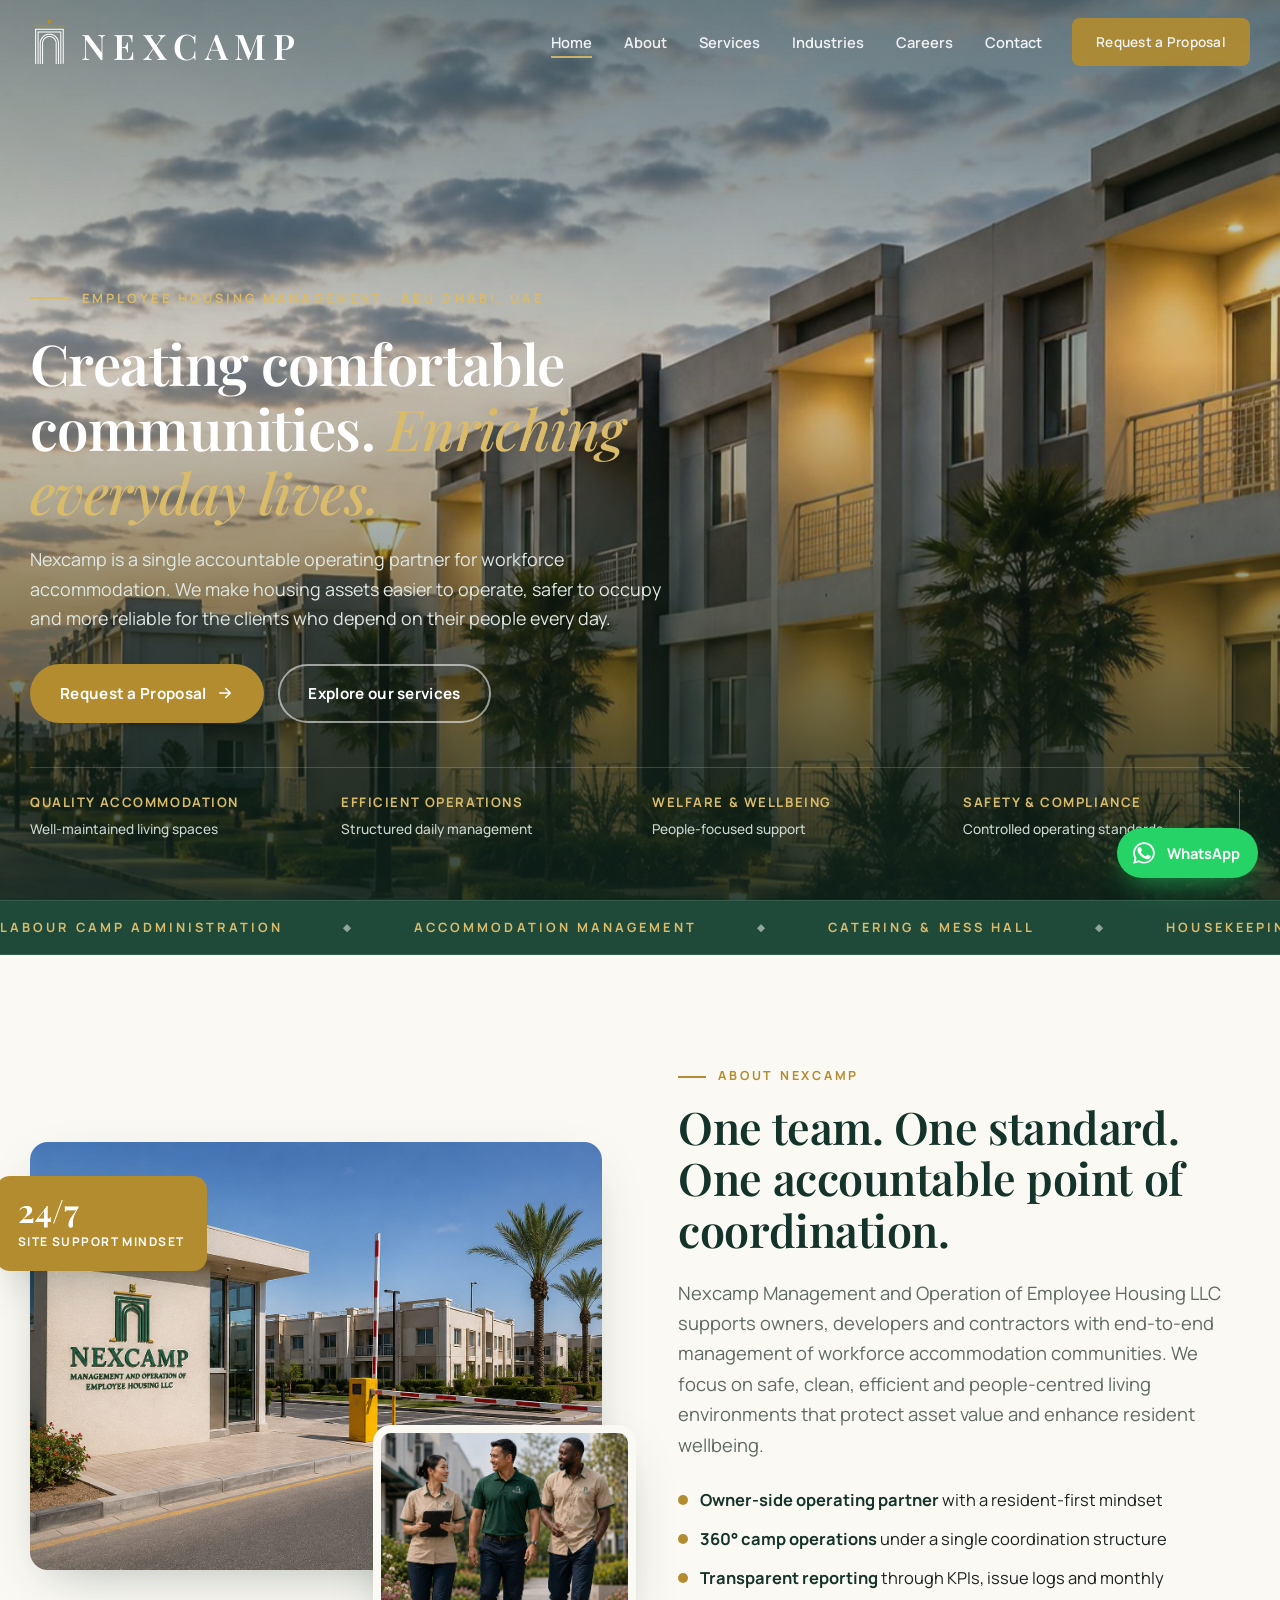
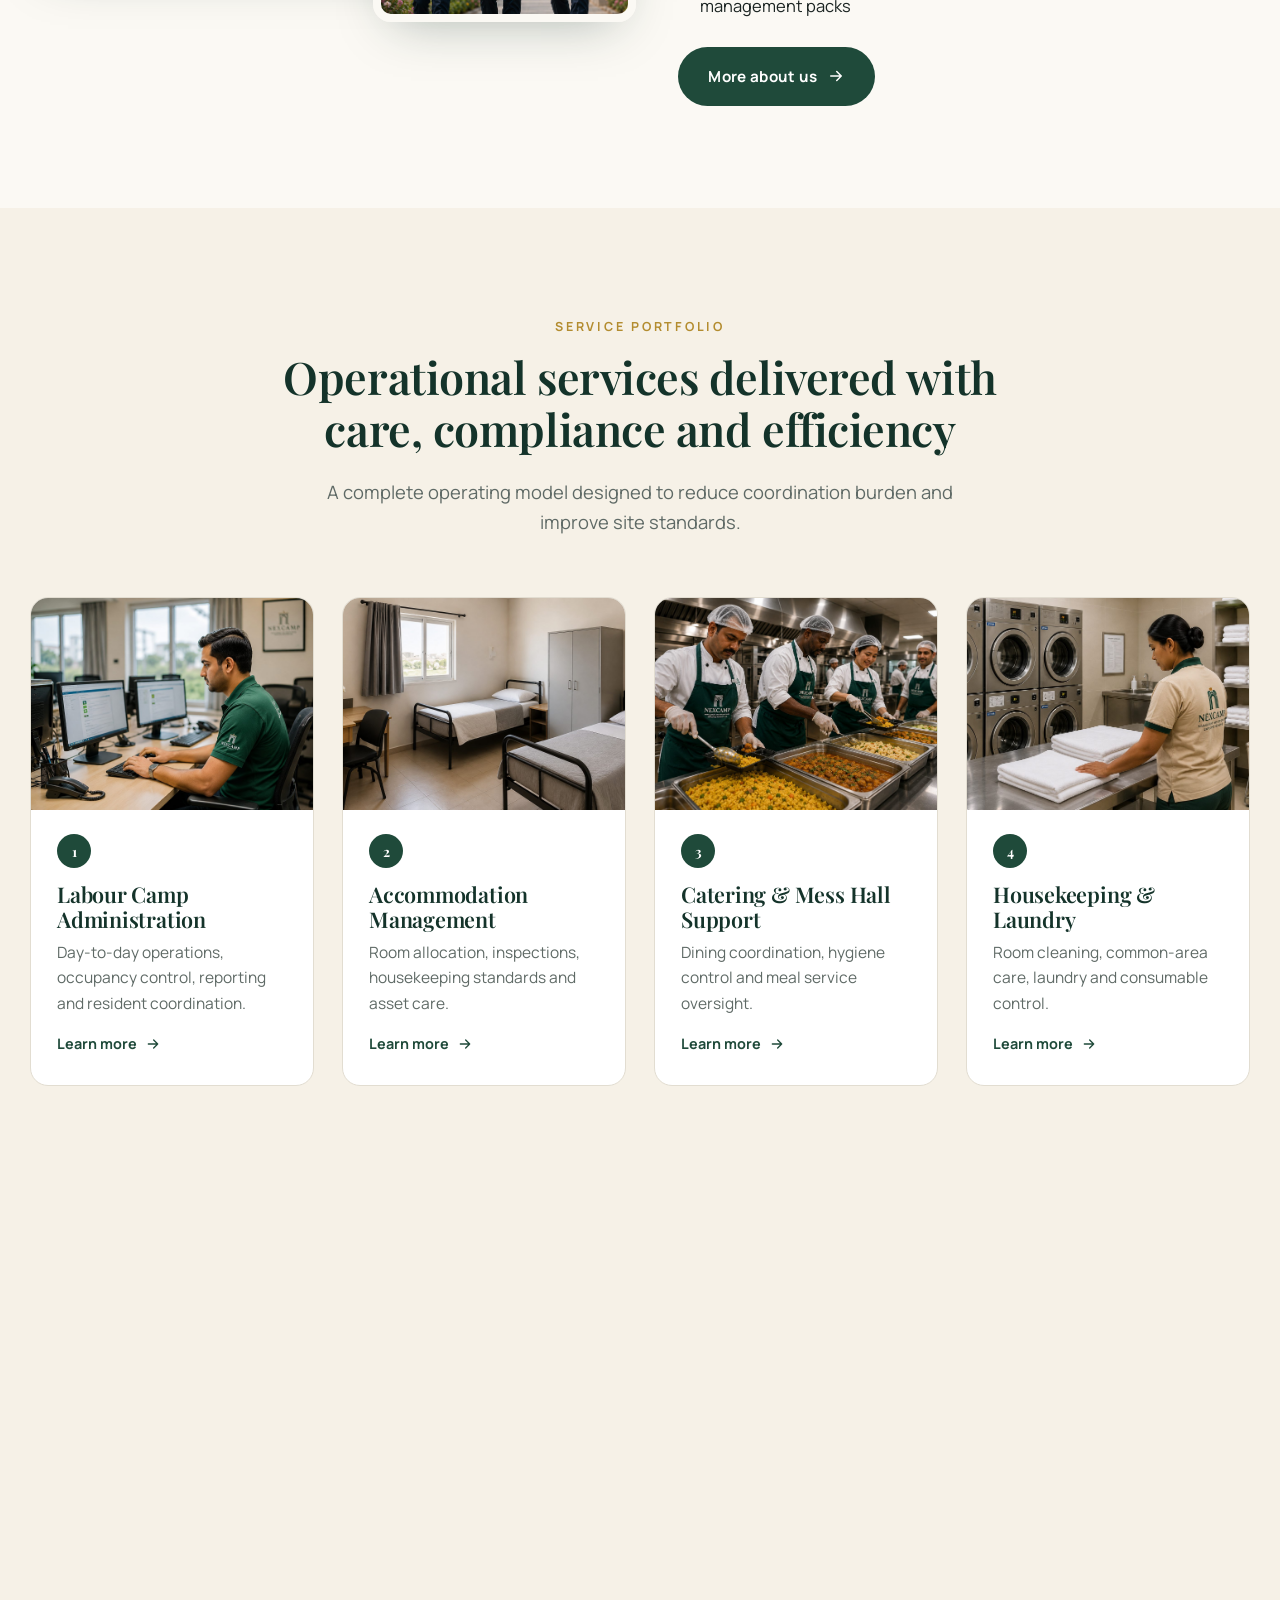
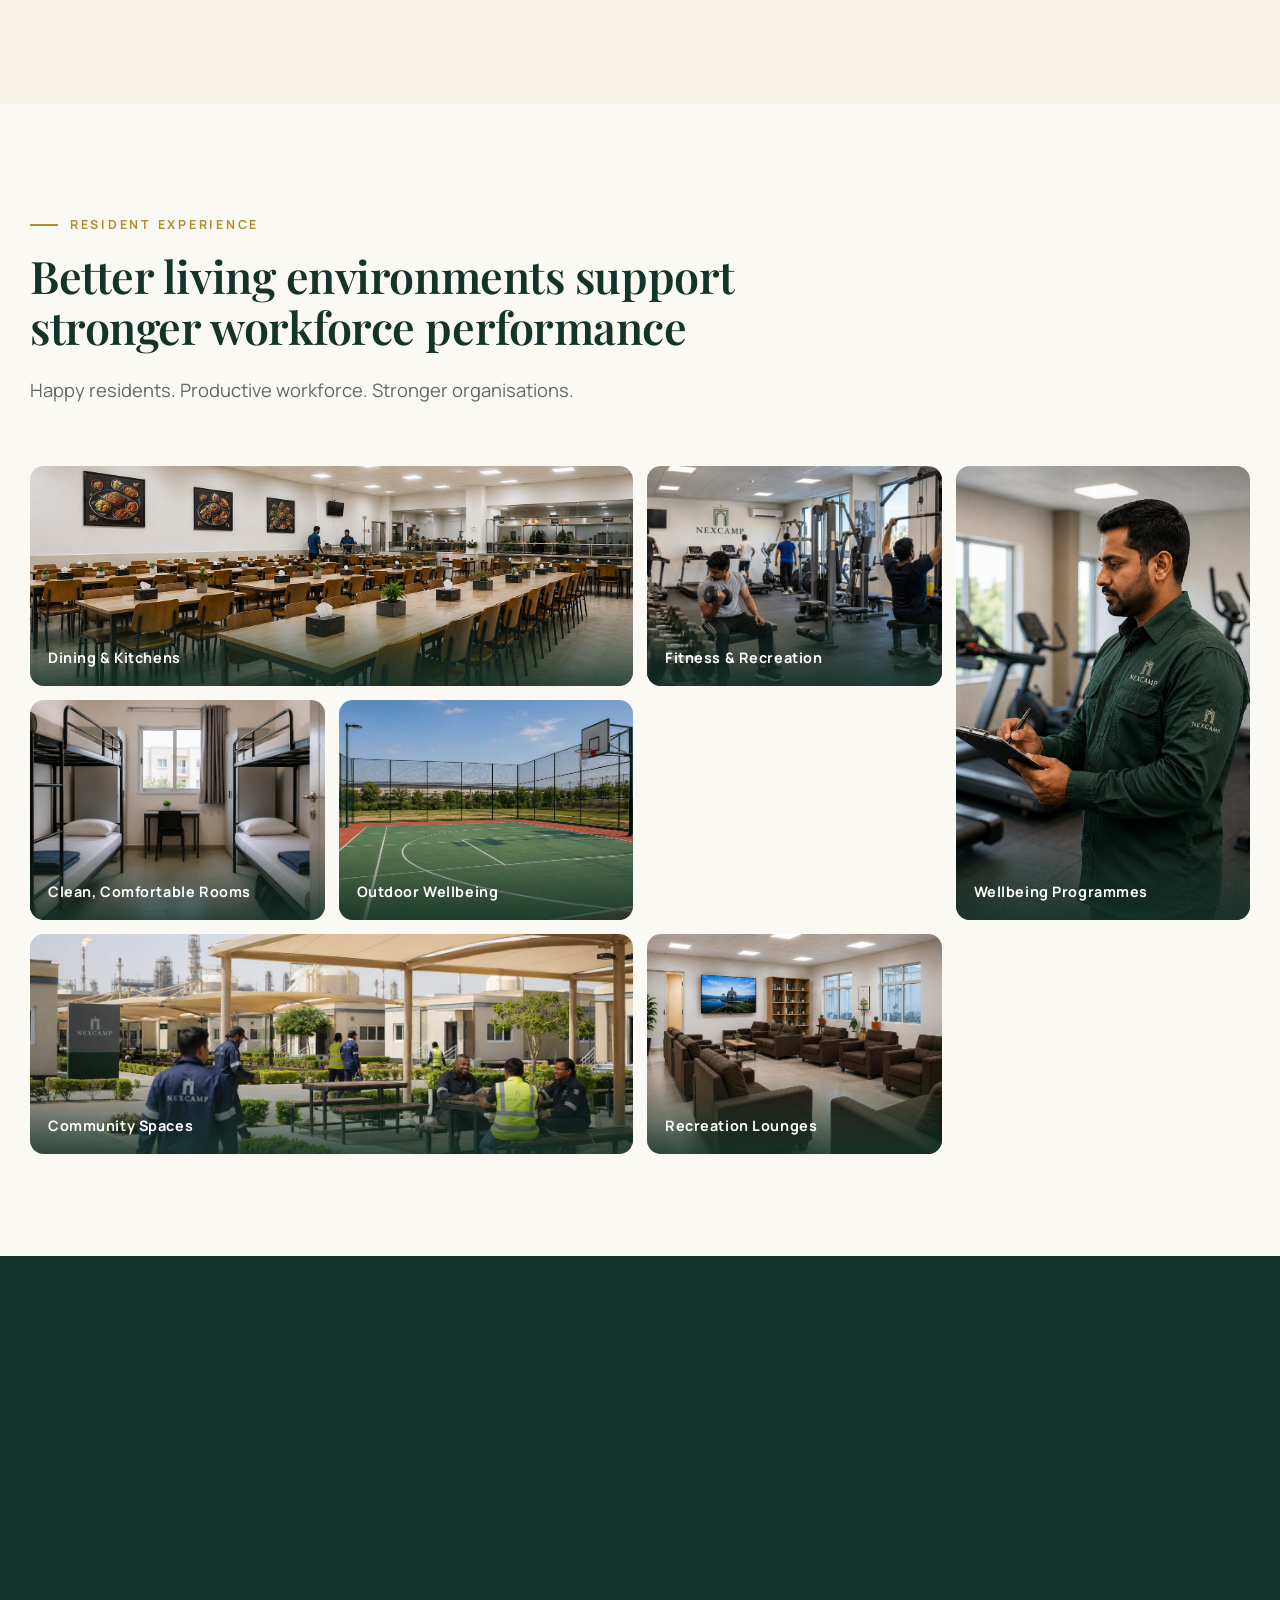
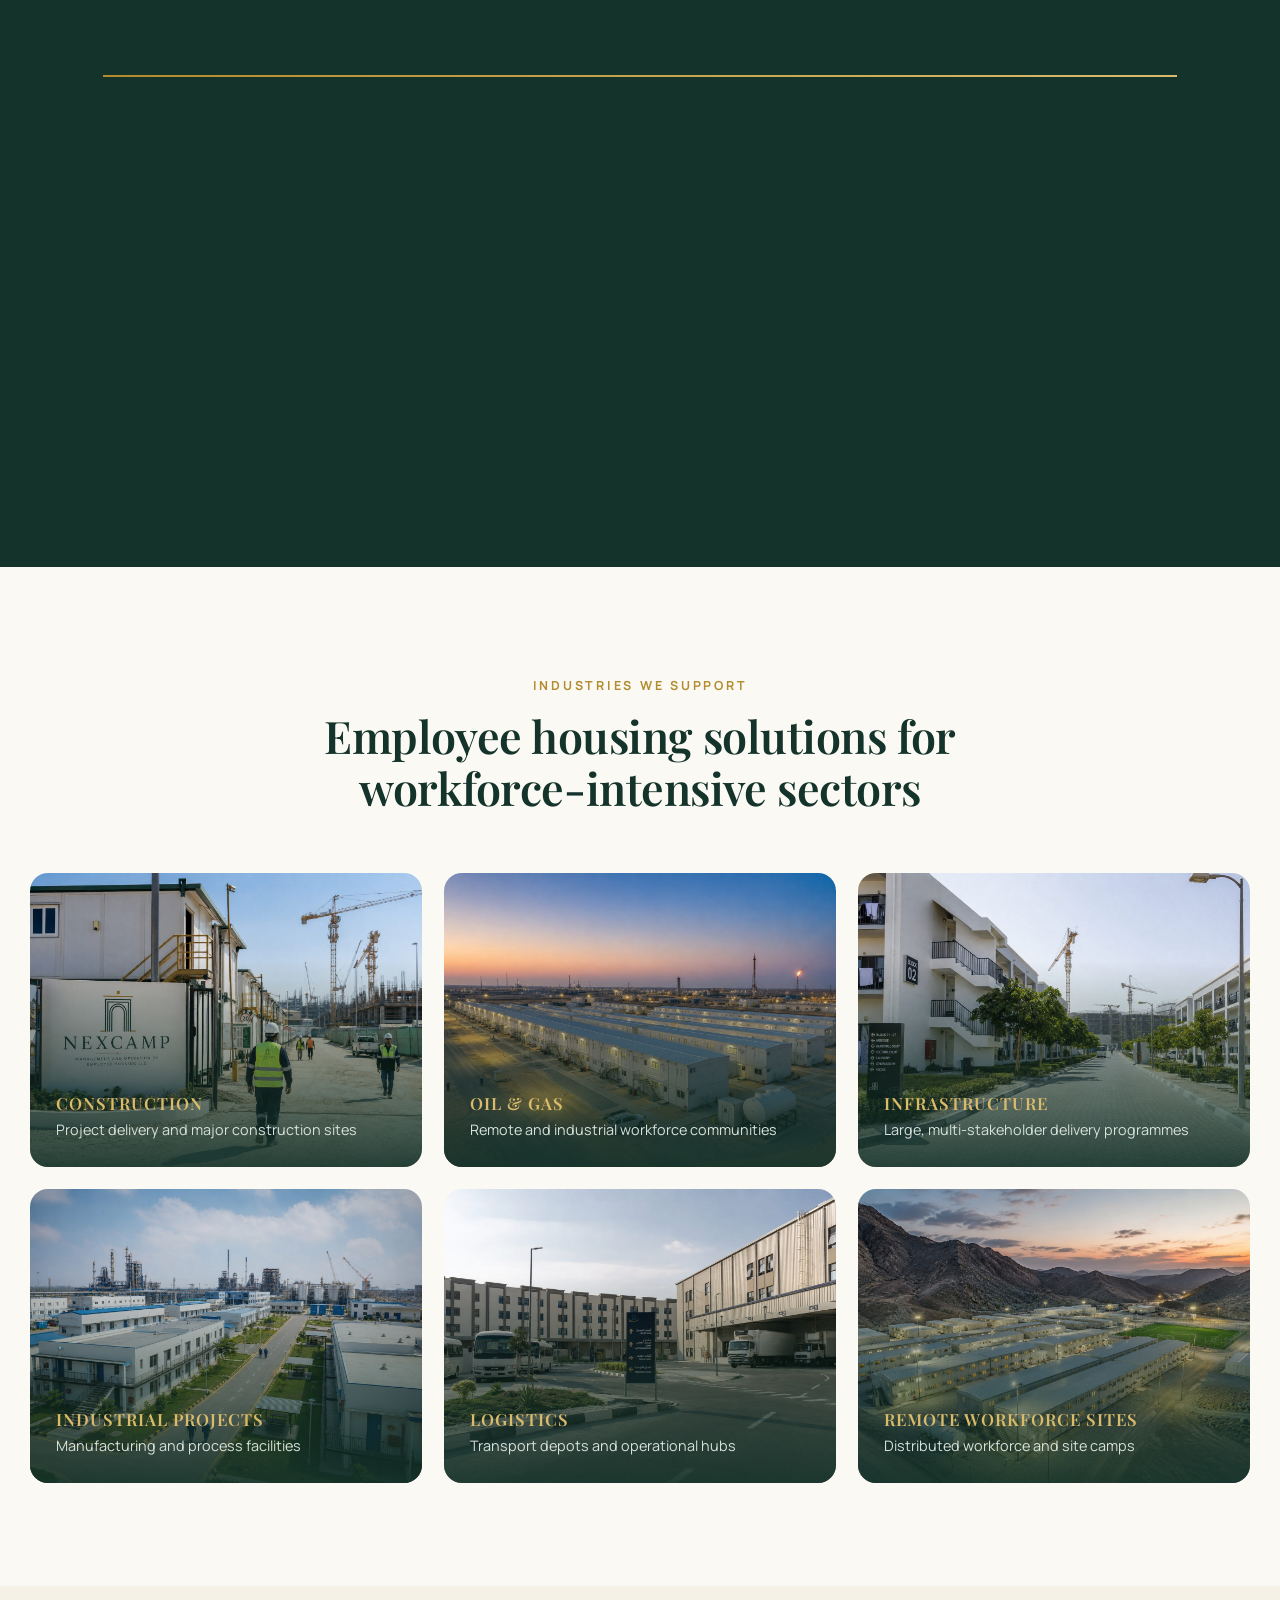
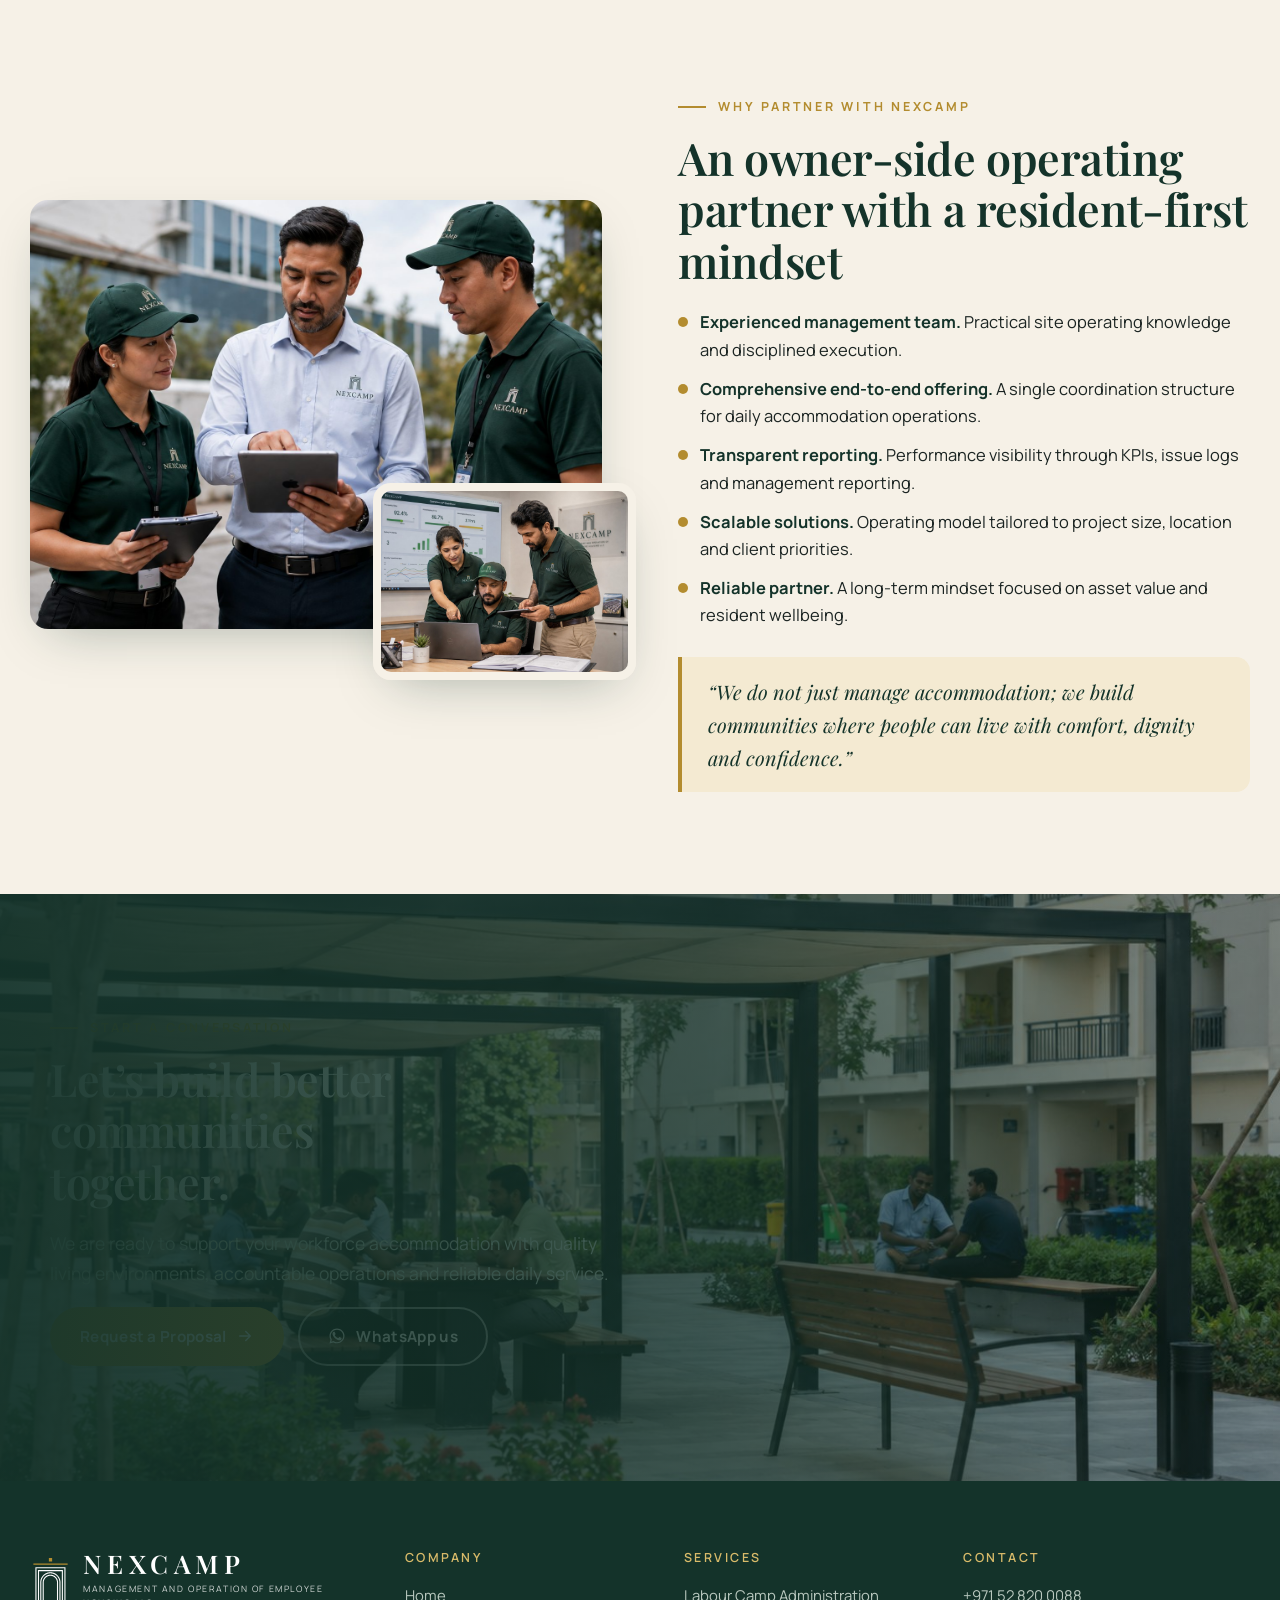
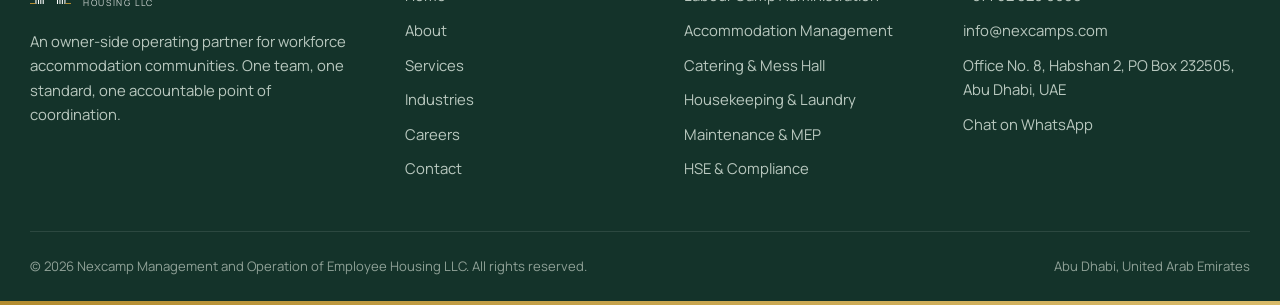
<file: index.html>
<!DOCTYPE html>
<html lang="en">
<head>
<meta charset="utf-8">
<meta name="viewport" content="width=device-width, initial-scale=1">
<title>Nexcamp | Employee Housing Management & Camp Operations, Abu Dhabi UAE</title>
<meta name="description" content="Nexcamp delivers professional management and operation of employee housing communities across the UAE: camp administration, accommodation, catering, housekeeping, maintenance, HSE, security and waste management.">
<link rel="canonical" href="https://www.nexcamps.com/">
<meta property="og:type" content="website">
<meta property="og:site_name" content="Nexcamp">
<meta property="og:title" content="Nexcamp | Employee Housing Management & Camp Operations, Abu Dhabi UAE">
<meta property="og:description" content="Nexcamp delivers professional management and operation of employee housing communities across the UAE: camp administration, accommodation, catering, housekeeping, maintenance, HSE, security and waste management.">
<meta property="og:url" content="https://www.nexcamps.com/">
<meta property="og:image" content="https://www.nexcamps.com/img/camp-1.jpg">
<meta name="twitter:card" content="summary_large_image">
<meta name="theme-color" content="#1f4a3a">
<link rel="icon" type="image/png" sizes="32x32" href="img/brand/icon-32.png">
<link rel="apple-touch-icon" href="img/brand/icon-180.png">
<link rel="preconnect" href="https://fonts.googleapis.com">
<link rel="preconnect" href="https://fonts.gstatic.com" crossorigin>
<link href="https://fonts.googleapis.com/css2?family=Manrope:wght@400;500;600;700;800&family=Playfair+Display:ital,wght@0,500;0,600;0,700;1,500&display=swap" rel="stylesheet">
<link rel="stylesheet" href="css/style.css">
<script type="application/ld+json">
{"@context":"https://schema.org","@type":"Organization","name":"Nexcamp Management and Operation of Employee Housing LLC","alternateName":"Nexcamp","url":"https://www.nexcamps.com","logo":"https://www.nexcamps.com/img/brand/logo-full.png","email":"info@nexcamps.com","telephone":"+971528200088","address":{"@type":"PostalAddress","streetAddress":"Office No. 8, Habshan 2","postOfficeBoxNumber":"232505","addressLocality":"Abu Dhabi","addressCountry":"AE"},"areaServed":"United Arab Emirates","description":"Professional employee-housing management and integrated support services for workforce accommodation communities in the UAE."}
</script>
</head>
<body>

<header class="header">
  <div class="container">
    <a class="brand" href="index.html" aria-label="Nexcamp home">
      <img class="arch-light" src="img/brand/arch-white.svg" alt="" width="38" height="42">
      <img class="arch-dark" src="img/brand/arch.svg" alt="" width="38" height="42">
      <span class="wordmark">NEXCAMP</span>
    </a>
    <nav class="nav" aria-label="Main"><a href="index.html">Home</a><a href="about.html">About</a><a href="services.html">Services</a><a href="industries.html">Industries</a><a href="careers.html">Careers</a><a href="contact.html">Contact</a><a class="btn btn-gold" href="contact.html#enquiry">Request a Proposal</a></nav>
    <button class="burger" aria-label="Open menu" aria-expanded="false"><span></span><span></span><span></span></button>
  </div>
</header>
<div class="mobile-nav" aria-label="Mobile menu">
  <a href="index.html">Home</a><a href="about.html">About</a><a href="services.html">Services</a><a href="industries.html">Industries</a><a href="careers.html">Careers</a><a href="contact.html">Contact</a>
  <a class="btn btn-gold" href="contact.html#enquiry">Request a Proposal</a>
  <div class="contact-mini">+971 52 820 0088<br>info@nexcamps.com</div>
</div>

<section class="hero">
  <div class="media"><img src="img/camp-1.jpg" alt="Nexcamp-managed employee housing community at dusk" fetchpriority="high"></div>
  <div class="container content">
    <div class="kicker">Employee Housing Management · Abu Dhabi, UAE</div>
    <h1>Creating comfortable communities. <em>Enriching everyday lives.</em></h1>
    <p>Nexcamp is a single accountable operating partner for workforce accommodation. We make housing assets easier to operate, safer to occupy and more reliable for the clients who depend on their people every day.</p>
    <div class="btn-row">
      <a class="btn btn-gold" href="contact.html#enquiry">Request a Proposal <svg viewBox="0 0 24 24" fill="none" stroke="currentColor" stroke-width="2" stroke-linecap="round" stroke-linejoin="round"><path d="M5 12h14M13 6l6 6-6 6"/></svg></a>
      <a class="btn btn-outline" href="services.html">Explore our services</a>
    </div>
    <div class="hero-pillars">
      <div>Quality Accommodation<small>Well-maintained living spaces</small></div>
      <div>Efficient Operations<small>Structured daily management</small></div>
      <div>Welfare &amp; Wellbeing<small>People-focused support</small></div>
      <div>Safety &amp; Compliance<small>Controlled operating standards</small></div>
    </div>
  </div>
  <div class="scroll-hint" aria-hidden="true"></div>
</section>

<div class="strip" aria-hidden="true"><div class="track">
  <span>Labour Camp Administration</span><span>Accommodation Management</span><span>Catering &amp; Mess Hall</span><span>Housekeeping &amp; Laundry</span><span>Maintenance &amp; MEP</span><span>HSE &amp; Compliance</span><span>Security &amp; Access</span><span>Waste Management</span>
  <span>Labour Camp Administration</span><span>Accommodation Management</span><span>Catering &amp; Mess Hall</span><span>Housekeeping &amp; Laundry</span><span>Maintenance &amp; MEP</span><span>HSE &amp; Compliance</span><span>Security &amp; Access</span><span>Waste Management</span>
</div></div>

<section class="section">
  <div class="container split">
    <div class="photo-stack reveal">
      <div class="main"><img src="img/entrance.jpg" alt="Nexcamp camp entrance and gatehouse"></div>
      <div class="small"><img src="img/staff-pic.jpg" alt="Nexcamp site team"></div>
      <div class="badge"><strong>24/7</strong><span>Site support mindset</span></div>
    </div>
    <div class="text reveal d2">
      <span class="eyebrow">About Nexcamp</span>
      <h2>One team. One standard. One accountable point of coordination.</h2>
      <p class="lead">Nexcamp Management and Operation of Employee Housing LLC supports owners, developers and contractors with end-to-end management of workforce accommodation communities. We focus on safe, clean, efficient and people-centred living environments that protect asset value and enhance resident wellbeing.</p>
      <ul class="checklist">
        <li><span><strong>Owner-side operating partner</strong> with a resident-first mindset</span></li>
        <li><span><strong>360° camp operations</strong> under a single coordination structure</span></li>
        <li><span><strong>Transparent reporting</strong> through KPIs, issue logs and monthly management packs</span></li>
      </ul>
      <div class="btn-row" style="margin-top:28px"><a class="btn btn-green" href="about.html">More about us <svg viewBox="0 0 24 24" fill="none" stroke="currentColor" stroke-width="2" stroke-linecap="round" stroke-linejoin="round"><path d="M5 12h14M13 6l6 6-6 6"/></svg></a></div>
    </div>
  </div>
</section>

<section class="section bg-cream">
  <div class="container">
    <div class="section-head center reveal">
      <span class="eyebrow">Service Portfolio</span>
      <h2>Operational services delivered with care, compliance and efficiency</h2>
      <p class="lead">A complete operating model designed to reduce coordination burden and improve site standards.</p>
    </div>
    <div class="grid grid-4">
      <a class="card reveal d1" href="services.html#administration">
        <div class="thumb"><img src="img/camp-office.jpg" alt="Labour Camp Administration" loading="lazy"></div>
        <div class="body"><span class="num">1</span><h3>Labour Camp Administration</h3><p>Day-to-day operations, occupancy control, reporting and resident coordination.</p><span class="more">Learn more <svg viewBox="0 0 24 24" fill="none" stroke="currentColor" stroke-width="2" stroke-linecap="round" stroke-linejoin="round"><path d="M5 12h14M13 6l6 6-6 6"/></svg></span></div>
      </a>
      <a class="card reveal d2" href="services.html#accommodation">
        <div class="thumb"><img src="img/room-1.jpg" alt="Accommodation Management" loading="lazy"></div>
        <div class="body"><span class="num">2</span><h3>Accommodation Management</h3><p>Room allocation, inspections, housekeeping standards and asset care.</p><span class="more">Learn more <svg viewBox="0 0 24 24" fill="none" stroke="currentColor" stroke-width="2" stroke-linecap="round" stroke-linejoin="round"><path d="M5 12h14M13 6l6 6-6 6"/></svg></span></div>
      </a>
      <a class="card reveal d3" href="services.html#catering">
        <div class="thumb"><img src="img/kitchen-counter.jpg" alt="Catering & Mess Hall Support" loading="lazy"></div>
        <div class="body"><span class="num">3</span><h3>Catering & Mess Hall Support</h3><p>Dining coordination, hygiene control and meal service oversight.</p><span class="more">Learn more <svg viewBox="0 0 24 24" fill="none" stroke="currentColor" stroke-width="2" stroke-linecap="round" stroke-linejoin="round"><path d="M5 12h14M13 6l6 6-6 6"/></svg></span></div>
      </a>
      <a class="card reveal d4" href="services.html#housekeeping">
        <div class="thumb"><img src="img/laundry.jpg" alt="Housekeeping & Laundry" loading="lazy"></div>
        <div class="body"><span class="num">4</span><h3>Housekeeping & Laundry</h3><p>Room cleaning, common-area care, laundry and consumable control.</p><span class="more">Learn more <svg viewBox="0 0 24 24" fill="none" stroke="currentColor" stroke-width="2" stroke-linecap="round" stroke-linejoin="round"><path d="M5 12h14M13 6l6 6-6 6"/></svg></span></div>
      </a>
      <a class="card reveal d1" href="services.html#maintenance">
        <div class="thumb"><img src="img/mep.jpg" alt="Maintenance & MEP Support" loading="lazy"></div>
        <div class="body"><span class="num">5</span><h3>Maintenance & MEP Support</h3><p>MEP support, preventive maintenance, repairs and utilities monitoring.</p><span class="more">Learn more <svg viewBox="0 0 24 24" fill="none" stroke="currentColor" stroke-width="2" stroke-linecap="round" stroke-linejoin="round"><path d="M5 12h14M13 6l6 6-6 6"/></svg></span></div>
      </a>
      <a class="card reveal d2" href="services.html#hse">
        <div class="thumb"><img src="img/img-1.jpg" alt="HSE & Compliance Support" loading="lazy"></div>
        <div class="body"><span class="num">6</span><h3>HSE & Compliance Support</h3><p>Camp rules, welfare standards, inspections and emergency readiness.</p><span class="more">Learn more <svg viewBox="0 0 24 24" fill="none" stroke="currentColor" stroke-width="2" stroke-linecap="round" stroke-linejoin="round"><path d="M5 12h14M13 6l6 6-6 6"/></svg></span></div>
      </a>
      <a class="card reveal d3" href="services.html#security">
        <div class="thumb"><img src="img/security.jpg" alt="Security & Access Coordination" loading="lazy"></div>
        <div class="body"><span class="num">7</span><h3>Security & Access Coordination</h3><p>Gate control, visitor management and security coordination.</p><span class="more">Learn more <svg viewBox="0 0 24 24" fill="none" stroke="currentColor" stroke-width="2" stroke-linecap="round" stroke-linejoin="round"><path d="M5 12h14M13 6l6 6-6 6"/></svg></span></div>
      </a>
      <a class="card reveal d4" href="services.html#waste">
        <div class="thumb"><img src="img/waste-management.jpg" alt="Waste Management & Hygiene" loading="lazy"></div>
        <div class="body"><span class="num">8</span><h3>Waste Management & Hygiene</h3><p>Waste collection, sanitation, pest-control support and environmental cleanliness.</p><span class="more">Learn more <svg viewBox="0 0 24 24" fill="none" stroke="currentColor" stroke-width="2" stroke-linecap="round" stroke-linejoin="round"><path d="M5 12h14M13 6l6 6-6 6"/></svg></span></div>
      </a></div>
  </div>
</section>

<section class="section">
  <div class="container">
    <div class="section-head reveal">
      <span class="eyebrow">Resident Experience</span>
      <h2>Better living environments support stronger workforce performance</h2>
      <p class="lead">Happy residents. Productive workforce. Stronger organisations.</p>
    </div>
    <div class="mosaic reveal">
      <figure class="wide"><img src="img/dining-room-1.jpg" alt="Dining hall" loading="lazy"><figcaption>Dining &amp; Kitchens</figcaption></figure>
      <figure><img src="img/gym-2.jpg" alt="Fitness facility" loading="lazy"><figcaption>Fitness &amp; Recreation</figcaption></figure>
      <figure class="tall"><img src="img/gym.jpg" alt="Gym supervised by Nexcamp staff" loading="lazy"><figcaption>Wellbeing Programmes</figcaption></figure>
      <figure><img src="img/room-2.jpg" alt="Resident room" loading="lazy"><figcaption>Clean, Comfortable Rooms</figcaption></figure>
      <figure><img src="img/play-area.jpg" alt="Outdoor sports court" loading="lazy"><figcaption>Outdoor Wellbeing</figcaption></figure>
      <figure class="wide"><img src="img/community-space-1.jpg" alt="Shaded community seating" loading="lazy"><figcaption>Community Spaces</figcaption></figure>
      <figure><img src="img/recreation.jpg" alt="Recreation lounge" loading="lazy"><figcaption>Recreation Lounges</figcaption></figure>
    </div>
  </div>
</section>

<section class="section bg-green">
  <div class="container">
    <div class="section-head reveal">
      <span class="eyebrow">Management Approach</span>
      <h2>A practical operating system for reliable daily performance</h2>
      <p class="lead">A disciplined management cycle creates confidence from day one and drives measurable improvement over time.</p>
    </div>
    <div class="process">
      <div class="step reveal d1"><div class="dot">1</div><h3>Mobilise</h3><p>Site survey, handover plan, team deployment and baseline condition review.</p><div class="thumb"><img src="img/entrance.jpg" alt="" loading="lazy"></div></div>
      <div class="step reveal d2"><div class="dot">2</div><h3>Stabilise</h3><p>Daily routines, resident coordination, housekeeping standards and maintenance priorities.</p><div class="thumb"><img src="img/img-1.jpg" alt="" loading="lazy"></div></div>
      <div class="step reveal d3"><div class="dot">3</div><h3>Control</h3><p>Reporting cadence, KPI tracking, cost visibility and authority coordination.</p><div class="thumb"><img src="img/mep.jpg" alt="" loading="lazy"></div></div>
      <div class="step reveal d4"><div class="dot">4</div><h3>Improve</h3><p>Corrective actions, service upgrades and resident-experience enhancement.</p><div class="thumb"><img src="img/waste-management.jpg" alt="" loading="lazy"></div></div>
    </div>
  </div>
</section>

<section class="section">
  <div class="container">
    <div class="section-head center reveal">
      <span class="eyebrow">Industries We Support</span>
      <h2>Employee housing solutions for workforce-intensive sectors</h2>
    </div>
    <div class="industries"><a class="ind reveal d1" href="industries.html#construction"><img src="img/construction-site-camp.jpg" alt="Construction workforce accommodation" loading="lazy"><div class="cap"><h3>Construction</h3><p>Project delivery and major construction sites</p></div></a><a class="ind reveal d2" href="industries.html#oil-and-gas"><img src="img/oil-gas-camp.jpg" alt="Oil & Gas workforce accommodation" loading="lazy"><div class="cap"><h3>Oil & Gas</h3><p>Remote and industrial workforce communities</p></div></a><a class="ind reveal d3" href="industries.html#infrastructure"><img src="img/infrastructure.jpg" alt="Infrastructure workforce accommodation" loading="lazy"><div class="cap"><h3>Infrastructure</h3><p>Large, multi-stakeholder delivery programmes</p></div></a><a class="ind reveal d1" href="industries.html#industrial-projects"><img src="img/industrial.jpg" alt="Industrial Projects workforce accommodation" loading="lazy"><div class="cap"><h3>Industrial Projects</h3><p>Manufacturing and process facilities</p></div></a><a class="ind reveal d2" href="industries.html#logistics"><img src="img/logistics.jpg" alt="Logistics workforce accommodation" loading="lazy"><div class="cap"><h3>Logistics</h3><p>Transport depots and operational hubs</p></div></a><a class="ind reveal d3" href="industries.html#remote-workforce-sites"><img src="img/remote-site.jpg" alt="Remote Workforce Sites workforce accommodation" loading="lazy"><div class="cap"><h3>Remote Workforce Sites</h3><p>Distributed workforce and site camps</p></div></a></div>
  </div>
</section>

<section class="section bg-cream">
  <div class="container split reverse">
    <div class="photo-stack reveal">
      <div class="main"><img src="img/management.jpg" alt="Nexcamp management team reviewing site plans"></div>
      <div class="small"><img src="img/kpi-track.jpg" alt="KPI dashboard review"></div>
    </div>
    <div class="text reveal d2">
      <span class="eyebrow">Why Partner With Nexcamp</span>
      <h2>An owner-side operating partner with a resident-first mindset</h2>
      <ul class="checklist">
        <li><span><strong>Experienced management team.</strong> Practical site operating knowledge and disciplined execution.</span></li>
        <li><span><strong>Comprehensive end-to-end offering.</strong> A single coordination structure for daily accommodation operations.</span></li>
        <li><span><strong>Transparent reporting.</strong> Performance visibility through KPIs, issue logs and management reporting.</span></li>
        <li><span><strong>Scalable solutions.</strong> Operating model tailored to project size, location and client priorities.</span></li>
        <li><span><strong>Reliable partner.</strong> A long-term mindset focused on asset value and resident wellbeing.</span></li>
      </ul>
      <blockquote class="quote" style="margin:28px 0 0">“We do not just manage accommodation; we build communities where people can live with comfort, dignity and confidence.”</blockquote>
    </div>
  </div>
</section>


<section class="cta-band">
  <img src="img/community-space.jpg" alt="">
  <div class="container">
    <span class="eyebrow">Start a conversation</span>
    <h2>Let’s build better communities together.</h2>
    <p>We are ready to support your workforce accommodation with quality living environments, accountable operations and reliable daily service.</p>
    <div class="btn-row">
      <a class="btn btn-gold" href="contact.html#enquiry">Request a Proposal <svg viewBox="0 0 24 24" fill="none" stroke="currentColor" stroke-width="2" stroke-linecap="round" stroke-linejoin="round"><path d="M5 12h14M13 6l6 6-6 6"/></svg></a>
      <a class="btn btn-outline" href="https://wa.me/971528200088?text=Hello%20Nexcamp%2C%20I%20would%20like%20to%20discuss%20employee%20housing%20management." target="_blank" rel="noopener"><svg viewBox="0 0 24 24" fill="currentColor"><path d="M17.5 14.4c-.3-.1-1.8-.9-2-1-.3-.1-.5-.1-.7.1-.2.3-.8 1-.9 1.2-.2.2-.3.2-.6.1-.3-.1-1.3-.5-2.4-1.5-.9-.8-1.5-1.8-1.7-2.1-.2-.3 0-.5.1-.6l.4-.5c.1-.2.2-.3.3-.5.1-.2 0-.4 0-.5l-.9-2.2c-.2-.6-.5-.5-.7-.5h-.6c-.2 0-.5.1-.8.4-.3.3-1 1-1 2.5s1.1 2.9 1.2 3.1c.1.2 2.1 3.2 5.1 4.5.7.3 1.3.5 1.7.6.7.2 1.4.2 1.9.1.6-.1 1.8-.7 2-1.4.2-.7.2-1.3.2-1.4-.1-.1-.3-.2-.6-.4zM12 2C6.5 2 2 6.5 2 12c0 1.8.5 3.5 1.3 5L2 22l5.2-1.4c1.5.8 3.1 1.2 4.8 1.2 5.5 0 10-4.5 10-10S17.5 2 12 2zm0 18.2c-1.5 0-3-.4-4.3-1.2l-.3-.2-3.1.8.8-3-.2-.3C4 15 3.7 13.5 3.7 12c0-4.6 3.7-8.3 8.3-8.3s8.3 3.7 8.3 8.3-3.7 8.2-8.3 8.2z"/></svg> WhatsApp us</a>
    </div>
  </div>
</section>


<footer class="footer">
  <div class="container">
    <div class="top">
      <div>
        <a class="brand" href="index.html"><img src="img/brand/arch-white.svg" alt="" width="42" height="46"><span><span class="wordmark">NEXCAMP</span><span class="tagline">Management and Operation of Employee Housing LLC</span></span></a>
        <p>An owner-side operating partner for workforce accommodation communities. One team, one standard, one accountable point of coordination.</p>
      </div>
      <div>
        <h4>Company</h4>
        <ul><li><a href="index.html">Home</a></li><li><a href="about.html">About</a></li><li><a href="services.html">Services</a></li><li><a href="industries.html">Industries</a></li><li><a href="careers.html">Careers</a></li><li><a href="contact.html">Contact</a></li></ul>
      </div>
      <div>
        <h4>Services</h4>
        <ul>
          <li><a href="services.html#administration">Labour Camp Administration</a></li>
          <li><a href="services.html#accommodation">Accommodation Management</a></li>
          <li><a href="services.html#catering">Catering &amp; Mess Hall</a></li>
          <li><a href="services.html#housekeeping">Housekeeping &amp; Laundry</a></li>
          <li><a href="services.html#maintenance">Maintenance &amp; MEP</a></li>
          <li><a href="services.html#hse">HSE &amp; Compliance</a></li>
        </ul>
      </div>
      <div>
        <h4>Contact</h4>
        <ul>
          <li><a href="tel:+971528200088">+971 52 820 0088</a></li>
          <li><a href="mailto:info@nexcamps.com">info@nexcamps.com</a></li>
          <li>Office No. 8, Habshan 2, PO Box 232505, Abu Dhabi, UAE</li>
          <li><a href="https://wa.me/971528200088?text=Hello%20Nexcamp%2C%20I%20would%20like%20to%20discuss%20employee%20housing%20management." target="_blank" rel="noopener">Chat on WhatsApp</a></li>
        </ul>
      </div>
    </div>
    <div class="bottom">
      <span>© <span data-year></span> Nexcamp Management and Operation of Employee Housing LLC. All rights reserved.</span>
      <span>Abu Dhabi, United Arab Emirates</span>
    </div>
  </div>
  <div class="gold-line"></div>
</footer>
<a class="wa-float" href="https://wa.me/971528200088?text=Hello%20Nexcamp%2C%20I%20would%20like%20to%20discuss%20employee%20housing%20management." target="_blank" rel="noopener" aria-label="Chat with Nexcamp on WhatsApp"><svg viewBox="0 0 24 24" fill="currentColor"><path d="M17.5 14.4c-.3-.1-1.8-.9-2-1-.3-.1-.5-.1-.7.1-.2.3-.8 1-.9 1.2-.2.2-.3.2-.6.1-.3-.1-1.3-.5-2.4-1.5-.9-.8-1.5-1.8-1.7-2.1-.2-.3 0-.5.1-.6l.4-.5c.1-.2.2-.3.3-.5.1-.2 0-.4 0-.5l-.9-2.2c-.2-.6-.5-.5-.7-.5h-.6c-.2 0-.5.1-.8.4-.3.3-1 1-1 2.5s1.1 2.9 1.2 3.1c.1.2 2.1 3.2 5.1 4.5.7.3 1.3.5 1.7.6.7.2 1.4.2 1.9.1.6-.1 1.8-.7 2-1.4.2-.7.2-1.3.2-1.4-.1-.1-.3-.2-.6-.4zM12 2C6.5 2 2 6.5 2 12c0 1.8.5 3.5 1.3 5L2 22l5.2-1.4c1.5.8 3.1 1.2 4.8 1.2 5.5 0 10-4.5 10-10S17.5 2 12 2zm0 18.2c-1.5 0-3-.4-4.3-1.2l-.3-.2-3.1.8.8-3-.2-.3C4 15 3.7 13.5 3.7 12c0-4.6 3.7-8.3 8.3-8.3s8.3 3.7 8.3 8.3-3.7 8.2-8.3 8.2z"/></svg><span>WhatsApp</span></a>
<button class="to-top" aria-label="Back to top"><svg viewBox="0 0 24 24" fill="none" stroke="currentColor" stroke-width="2.2" stroke-linecap="round" stroke-linejoin="round"><path d="M12 19V5M5 12l7-7 7 7"/></svg></button>
<script src="js/main.js"></script>
</body>
</html>
</file>
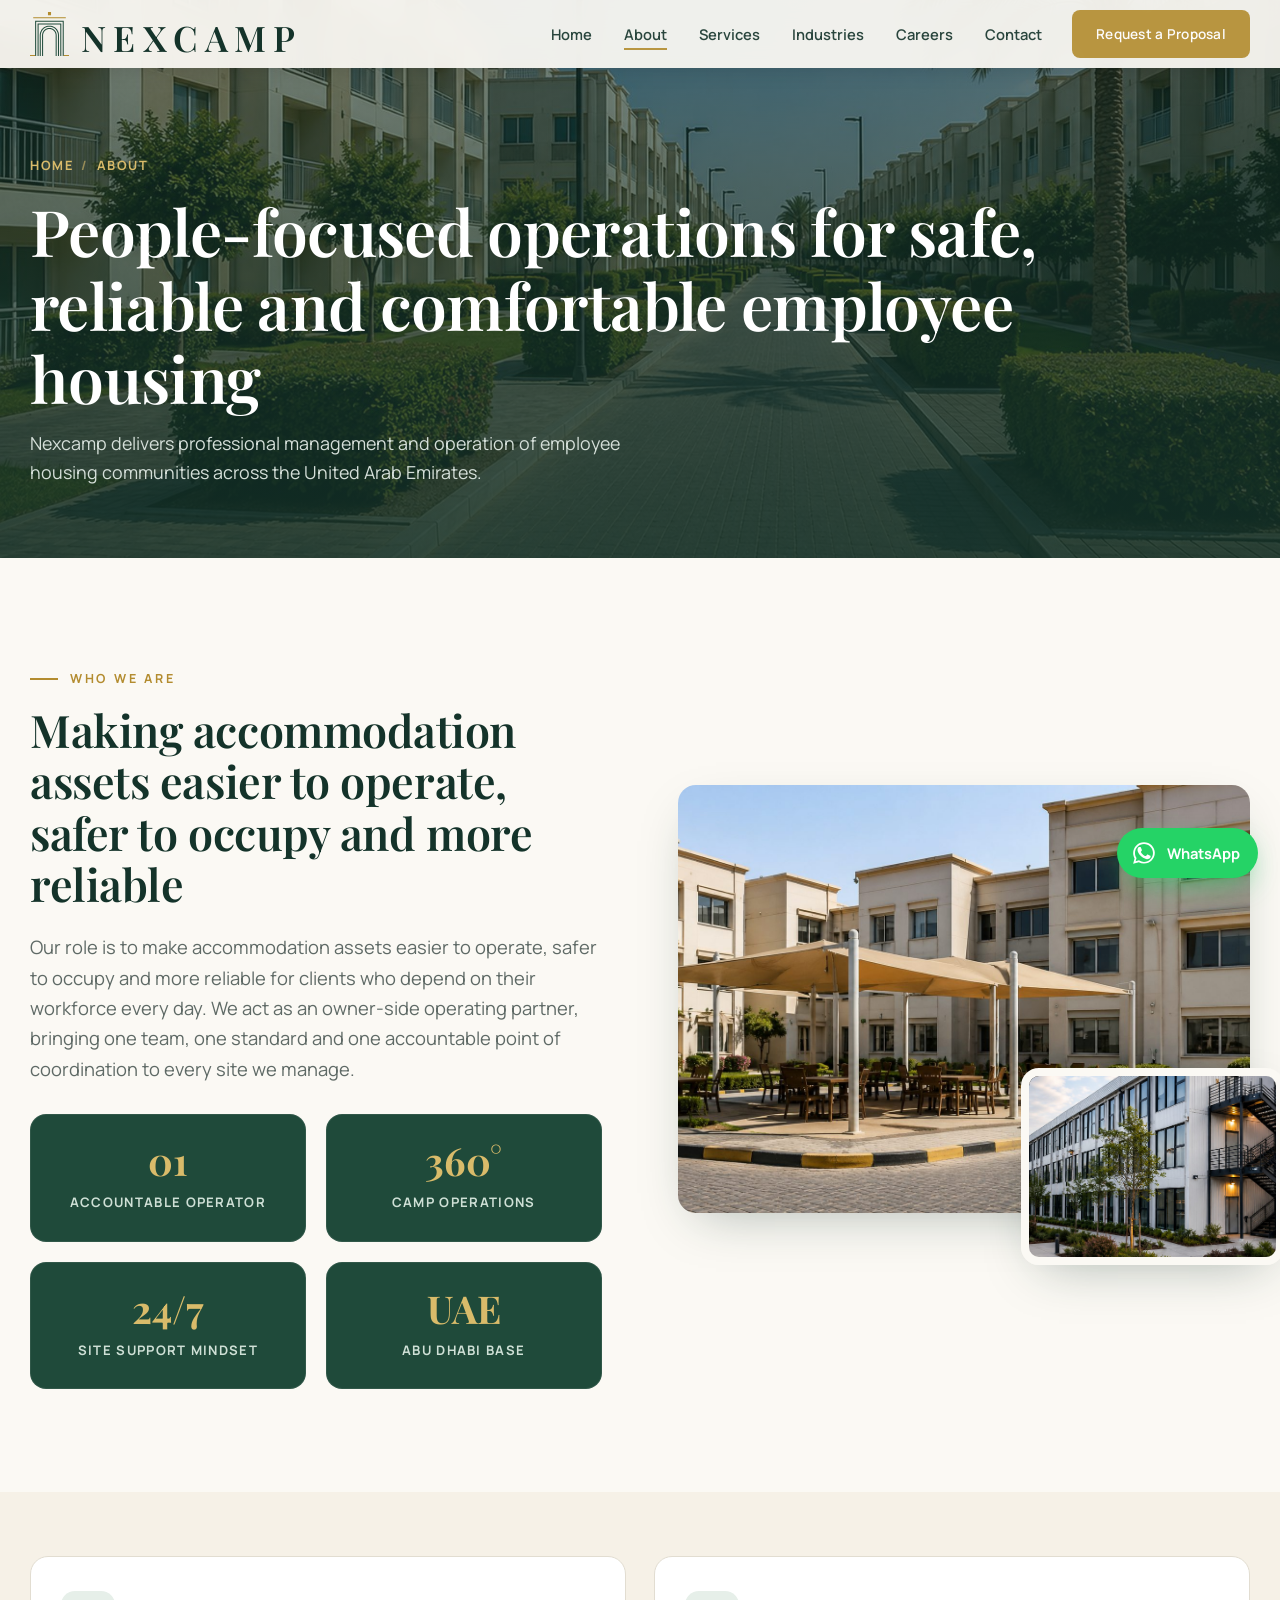
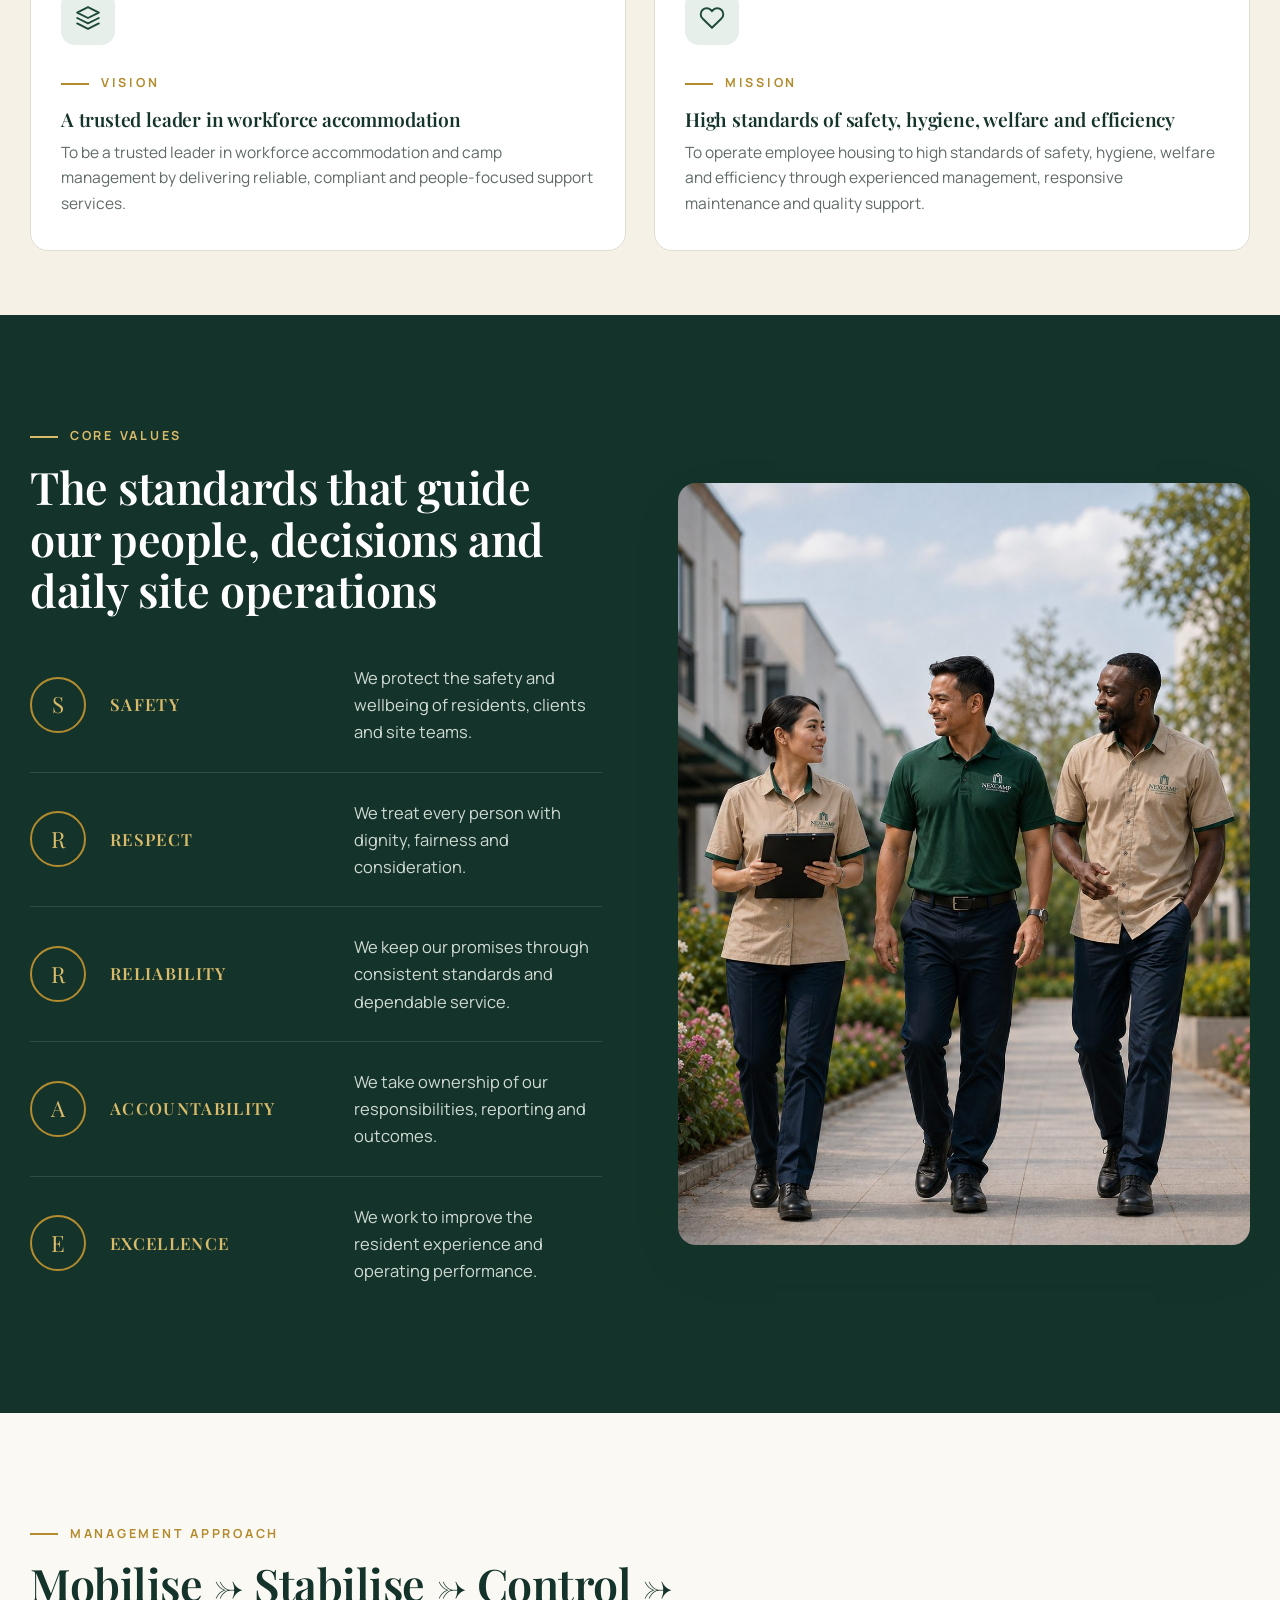
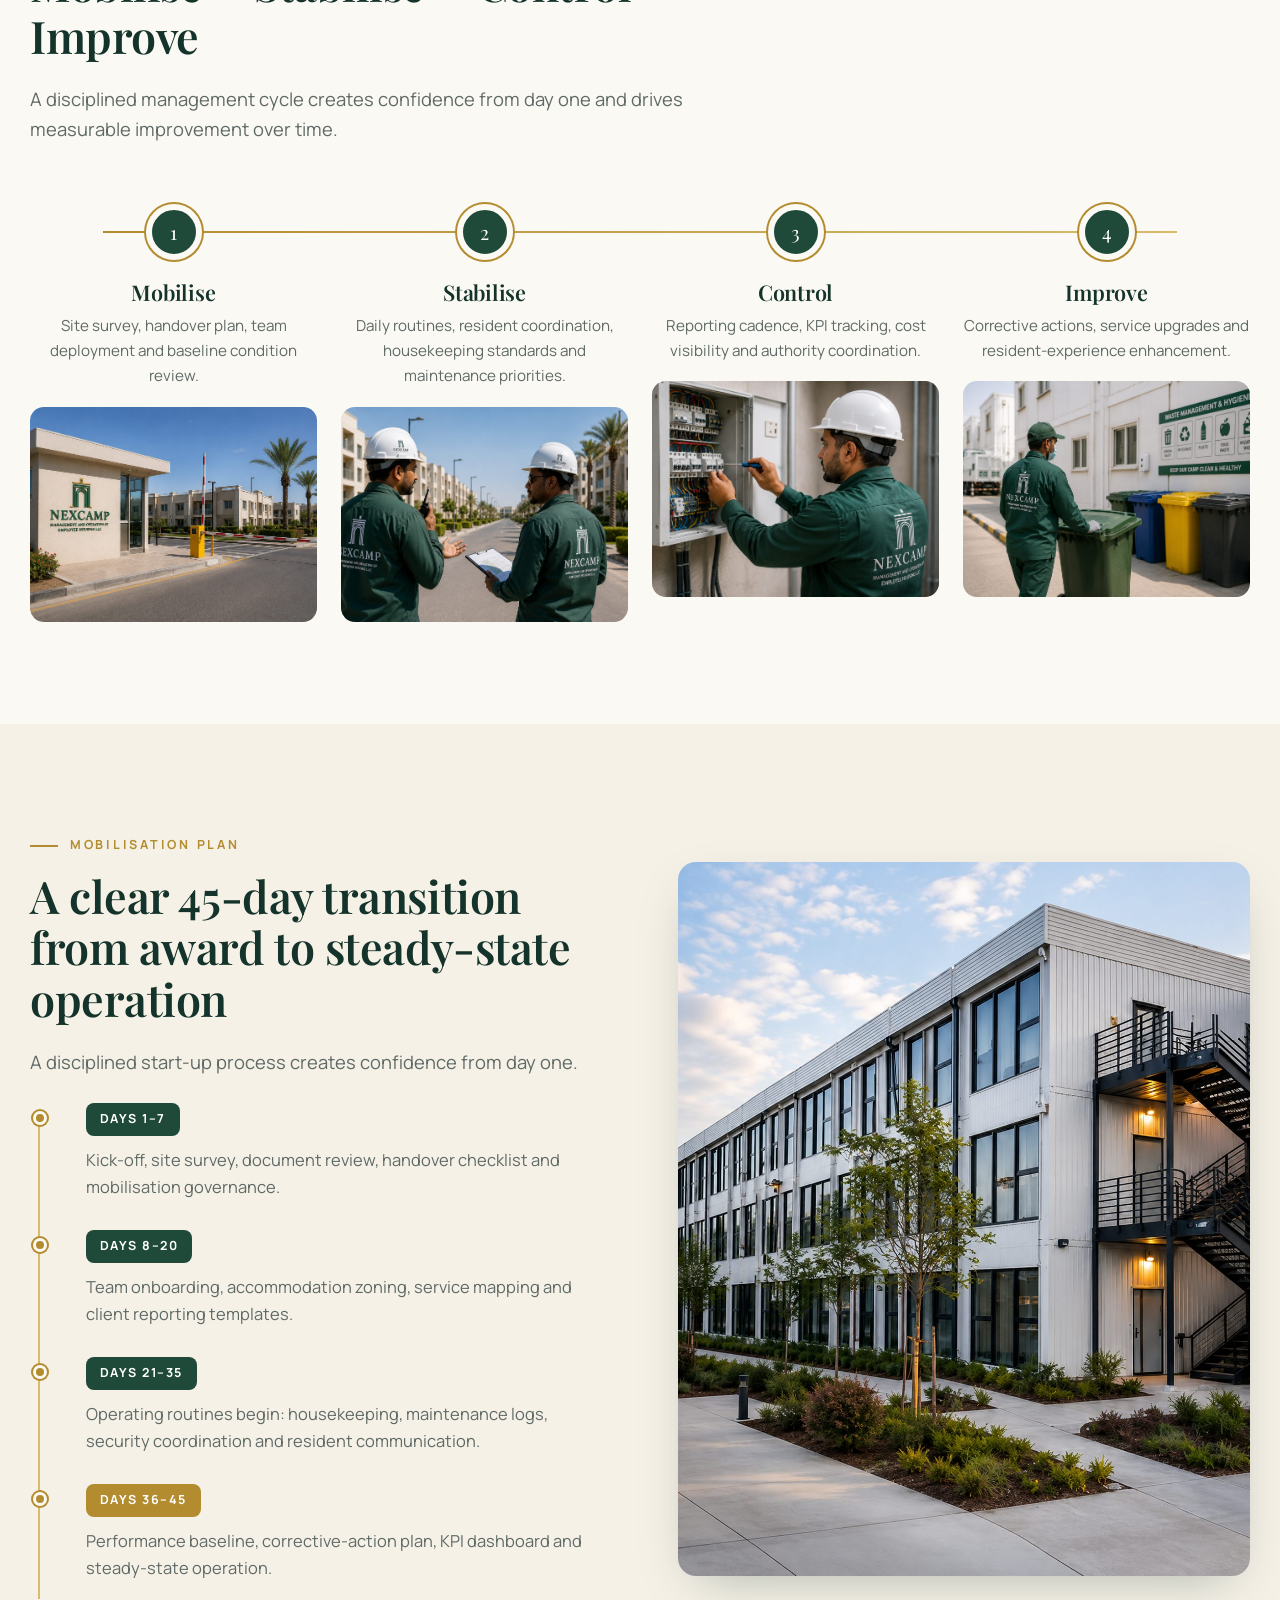
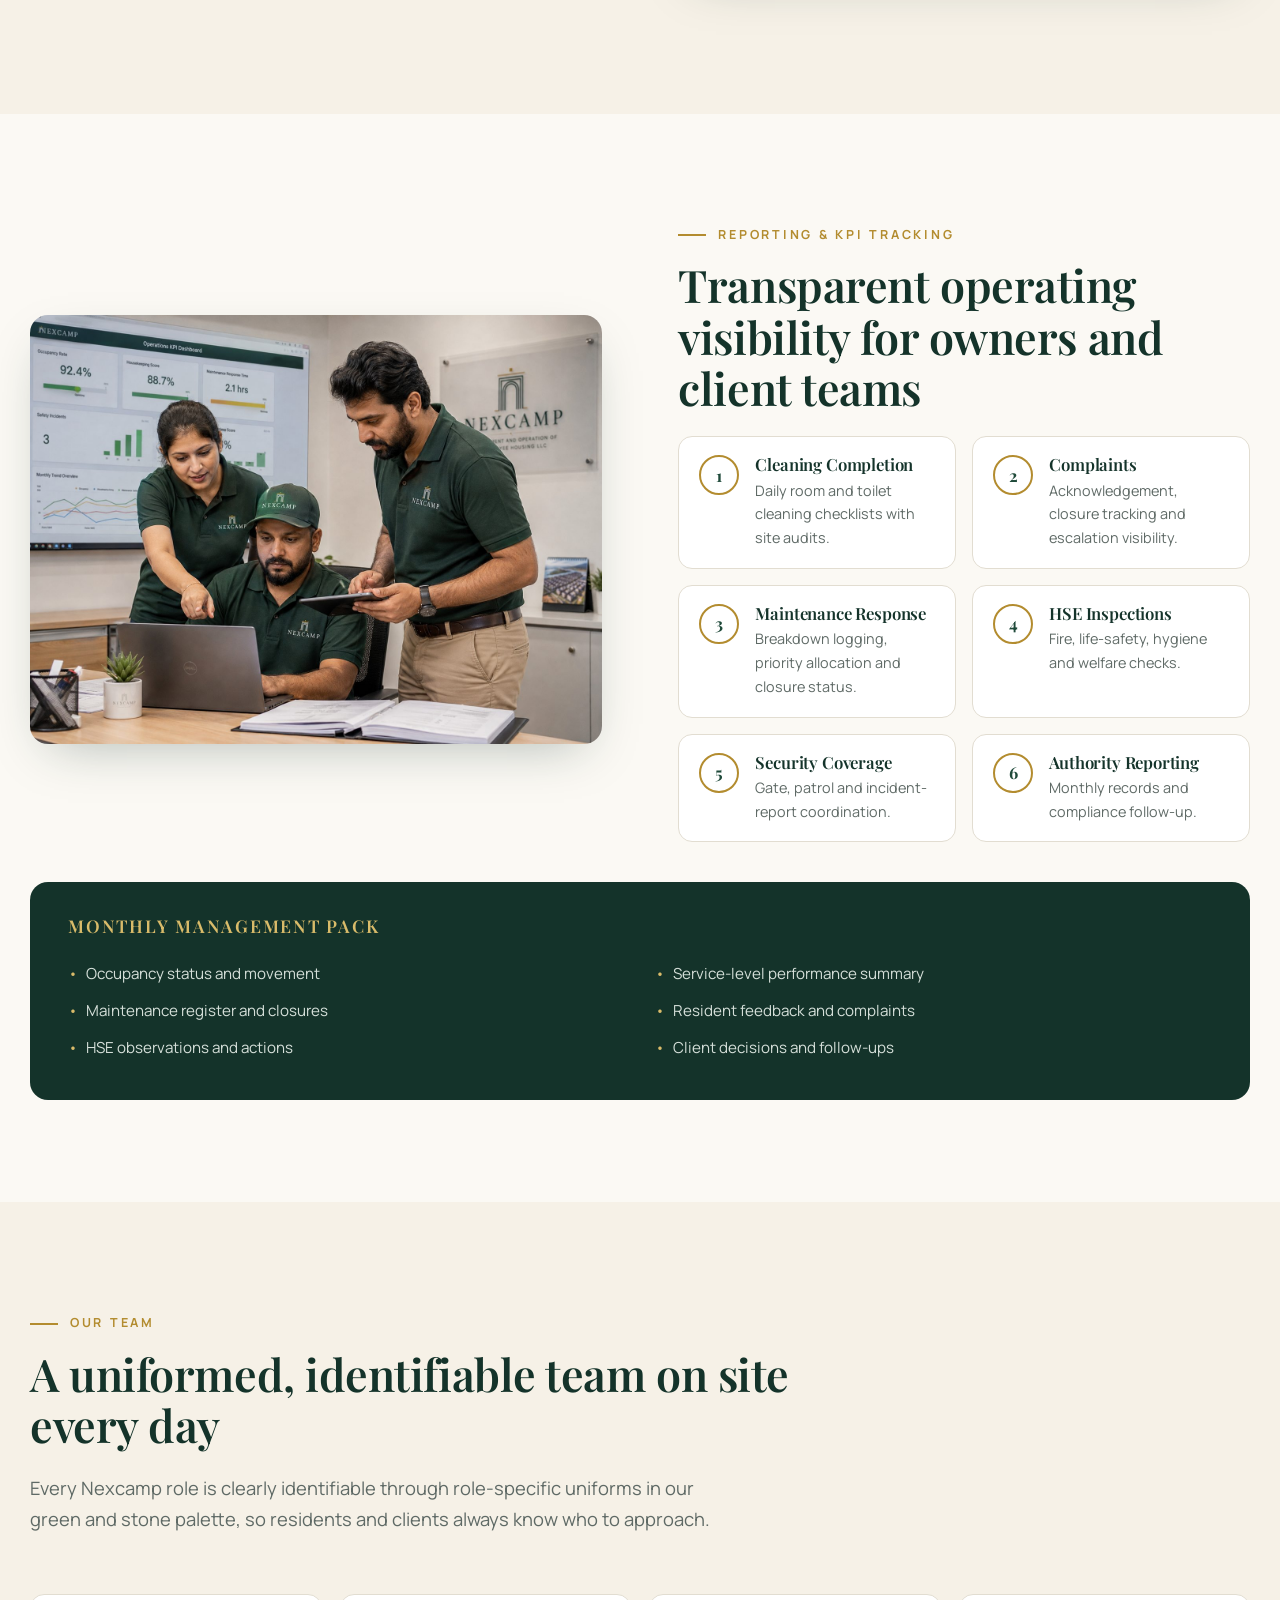
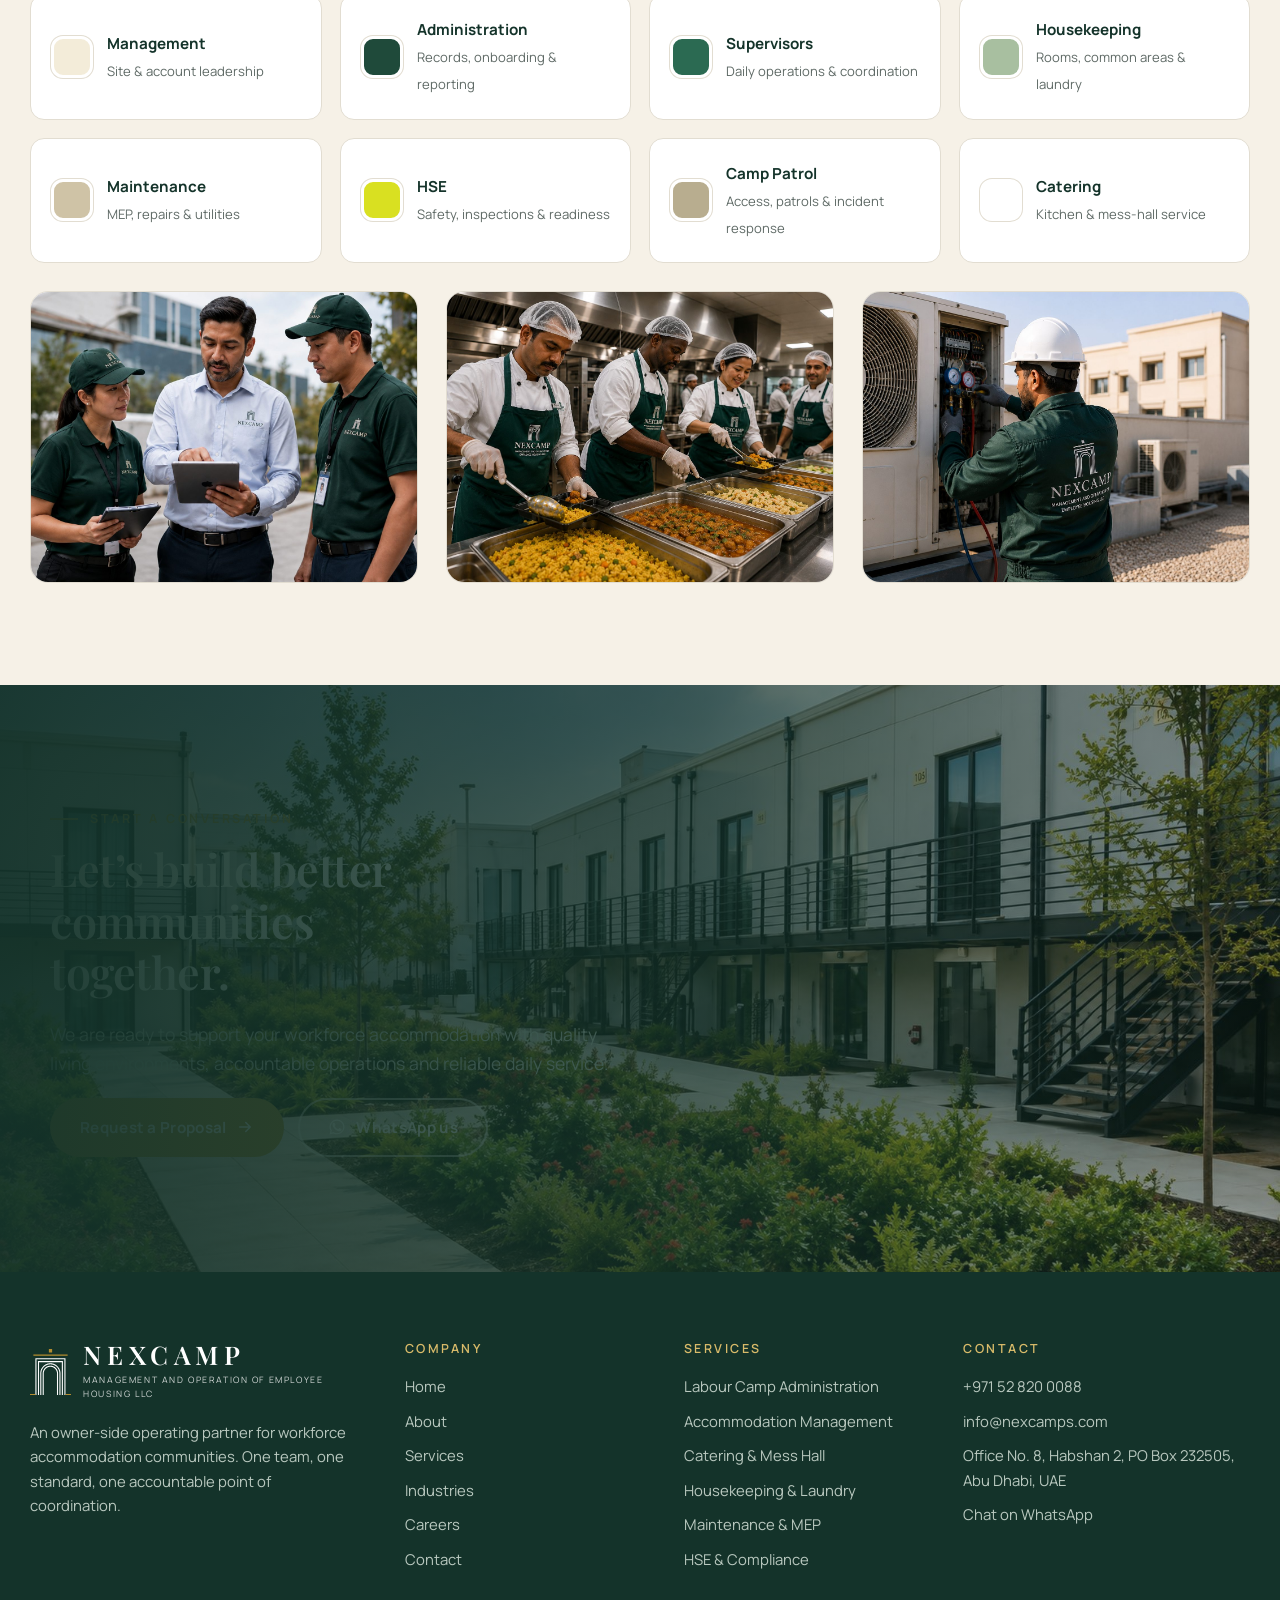
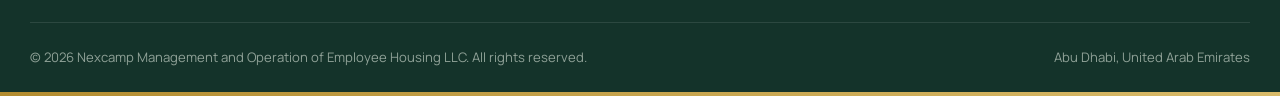
<file: about.html>
<!DOCTYPE html>
<html lang="en">
<head>
<meta charset="utf-8">
<meta name="viewport" content="width=device-width, initial-scale=1">
<title>About Nexcamp | Vision, Mission, Values & Management Approach</title>
<meta name="description" content="Learn about Nexcamp, an Abu Dhabi-based operator of employee housing communities: our vision, mission, core values, 45-day mobilisation plan and KPI-driven reporting.">
<link rel="canonical" href="https://www.nexcamps.com/about.html">
<meta property="og:type" content="website">
<meta property="og:site_name" content="Nexcamp">
<meta property="og:title" content="About Nexcamp | Vision, Mission, Values & Management Approach">
<meta property="og:description" content="Learn about Nexcamp, an Abu Dhabi-based operator of employee housing communities: our vision, mission, core values, 45-day mobilisation plan and KPI-driven reporting.">
<meta property="og:url" content="https://www.nexcamps.com/about.html">
<meta property="og:image" content="https://www.nexcamps.com/img/camp-2.jpg">
<meta name="twitter:card" content="summary_large_image">
<meta name="theme-color" content="#1f4a3a">
<link rel="icon" type="image/png" sizes="32x32" href="img/brand/icon-32.png">
<link rel="apple-touch-icon" href="img/brand/icon-180.png">
<link rel="preconnect" href="https://fonts.googleapis.com">
<link rel="preconnect" href="https://fonts.gstatic.com" crossorigin>
<link href="https://fonts.googleapis.com/css2?family=Manrope:wght@400;500;600;700;800&family=Playfair+Display:ital,wght@0,500;0,600;0,700;1,500&display=swap" rel="stylesheet">
<link rel="stylesheet" href="css/style.css">

</head>
<body>

<header class="header inner">
  <div class="container">
    <a class="brand" href="index.html" aria-label="Nexcamp home">
      <img class="arch-light" src="img/brand/arch-white.svg" alt="" width="38" height="42">
      <img class="arch-dark" src="img/brand/arch.svg" alt="" width="38" height="42">
      <span class="wordmark">NEXCAMP</span>
    </a>
    <nav class="nav" aria-label="Main"><a href="index.html">Home</a><a href="about.html">About</a><a href="services.html">Services</a><a href="industries.html">Industries</a><a href="careers.html">Careers</a><a href="contact.html">Contact</a><a class="btn btn-gold" href="contact.html#enquiry">Request a Proposal</a></nav>
    <button class="burger" aria-label="Open menu" aria-expanded="false"><span></span><span></span><span></span></button>
  </div>
</header>
<div class="mobile-nav" aria-label="Mobile menu">
  <a href="index.html">Home</a><a href="about.html">About</a><a href="services.html">Services</a><a href="industries.html">Industries</a><a href="careers.html">Careers</a><a href="contact.html">Contact</a>
  <a class="btn btn-gold" href="contact.html#enquiry">Request a Proposal</a>
  <div class="contact-mini">+971 52 820 0088<br>info@nexcamps.com</div>
</div>

<section class="page-hero">
  <div class="media"><img src="img/camp-2.jpg" alt=""></div>
  <div class="container content">
    <div class="crumbs"><a href="index.html">Home</a><span>/</span>About</div>
    <h1>People-focused operations for safe, reliable and comfortable employee housing</h1>
    <p>Nexcamp delivers professional management and operation of employee housing communities across the United Arab Emirates.</p>
  </div>
</section>

<section class="section">
  <div class="container split">
    <div class="text reveal">
      <span class="eyebrow">Who We Are</span>
      <h2>Making accommodation assets easier to operate, safer to occupy and more reliable</h2>
      <p class="lead">Our role is to make accommodation assets easier to operate, safer to occupy and more reliable for clients who depend on their workforce every day. We act as an owner-side operating partner, bringing one team, one standard and one accountable point of coordination to every site we manage.</p>
      <div class="stats" style="grid-template-columns:repeat(2,1fr);margin-top:30px">
        <div class="stat"><strong>01</strong><span>Accountable operator</span></div>
        <div class="stat"><strong>360°</strong><span>Camp operations</span></div>
        <div class="stat"><strong>24/7</strong><span>Site support mindset</span></div>
        <div class="stat"><strong>UAE</strong><span>Abu Dhabi base</span></div>
      </div>
    </div>
    <div class="photo-stack reveal d2">
      <div class="main"><img src="img/community-pic.jpg" alt="Shaded community area in a Nexcamp-managed camp"></div>
      <div class="small"><img src="img/camp-3.jpg" alt="Modern accommodation block"></div>
    </div>
  </div>
</section>

<section class="section bg-cream tight">
  <div class="container grid grid-2">
    <div class="feature-card reveal"><div class="icon"><svg viewBox="0 0 24 24" fill="none" stroke="currentColor" stroke-width="1.8" stroke-linecap="round" stroke-linejoin="round"><path d="m12 2 10 5-10 5L2 7l10-5z"/><path d="m2 17 10 5 10-5M2 12l10 5 10-5"/></svg></div><span class="eyebrow">Vision</span><h3>A trusted leader in workforce accommodation</h3><p>To be a trusted leader in workforce accommodation and camp management by delivering reliable, compliant and people-focused support services.</p></div>
    <div class="feature-card reveal d2"><div class="icon"><svg viewBox="0 0 24 24" fill="none" stroke="currentColor" stroke-width="1.8" stroke-linecap="round" stroke-linejoin="round"><path d="M20.8 4.6a5.5 5.5 0 0 0-7.8 0L12 5.7l-1-1.1a5.5 5.5 0 0 0-7.8 7.8l1 1L12 21l7.8-7.6 1-1a5.5 5.5 0 0 0 0-7.8z"/></svg></div><span class="eyebrow">Mission</span><h3>High standards of safety, hygiene, welfare and efficiency</h3><p>To operate employee housing to high standards of safety, hygiene, welfare and efficiency through experienced management, responsive maintenance and quality support.</p></div>
  </div>
</section>

<section class="section bg-green">
  <div class="container split">
    <div class="reveal">
      <span class="eyebrow">Core Values</span>
      <h2>The standards that guide our people, decisions and daily site operations</h2>
      <div class="values">
        <div class="value"><div class="letter">S</div><h3>Safety</h3><p>We protect the safety and wellbeing of residents, clients and site teams.</p></div>
        <div class="value"><div class="letter">R</div><h3>Respect</h3><p>We treat every person with dignity, fairness and consideration.</p></div>
        <div class="value"><div class="letter">R</div><h3>Reliability</h3><p>We keep our promises through consistent standards and dependable service.</p></div>
        <div class="value"><div class="letter">A</div><h3>Accountability</h3><p>We take ownership of our responsibilities, reporting and outcomes.</p></div>
        <div class="value"><div class="letter">E</div><h3>Excellence</h3><p>We work to improve the resident experience and operating performance.</p></div>
      </div>
    </div>
    <div class="reveal d2"><div class="photo-stack"><div class="main" style="aspect-ratio:3/4"><img src="img/staff-pic.jpg" alt="Nexcamp team walking through a managed community"></div></div></div>
  </div>
</section>

<section class="section">
  <div class="container">
    <div class="section-head reveal">
      <span class="eyebrow">Management Approach</span>
      <h2>Mobilise → Stabilise → Control → Improve</h2>
      <p class="lead">A disciplined management cycle creates confidence from day one and drives measurable improvement over time.</p>
    </div>
    <div class="process">
      <div class="step reveal d1"><div class="dot">1</div><h3>Mobilise</h3><p>Site survey, handover plan, team deployment and baseline condition review.</p><div class="thumb"><img src="img/entrance.jpg" alt="" loading="lazy"></div></div>
      <div class="step reveal d2"><div class="dot">2</div><h3>Stabilise</h3><p>Daily routines, resident coordination, housekeeping standards and maintenance priorities.</p><div class="thumb"><img src="img/img-1.jpg" alt="" loading="lazy"></div></div>
      <div class="step reveal d3"><div class="dot">3</div><h3>Control</h3><p>Reporting cadence, KPI tracking, cost visibility and authority coordination.</p><div class="thumb"><img src="img/mep.jpg" alt="" loading="lazy"></div></div>
      <div class="step reveal d4"><div class="dot">4</div><h3>Improve</h3><p>Corrective actions, service upgrades and resident-experience enhancement.</p><div class="thumb"><img src="img/waste-management.jpg" alt="" loading="lazy"></div></div>
    </div>
  </div>
</section>

<section class="section bg-cream" id="mobilisation">
  <div class="container split">
    <div class="text reveal">
      <span class="eyebrow">Mobilisation Plan</span>
      <h2>A clear 45-day transition from award to steady-state operation</h2>
      <p class="lead">A disciplined start-up process creates confidence from day one.</p>
      <div class="timeline">
        <div class="tl-item"><span class="tag">Days 1–7</span><p>Kick-off, site survey, document review, handover checklist and mobilisation governance.</p></div>
        <div class="tl-item"><span class="tag">Days 8–20</span><p>Team onboarding, accommodation zoning, service mapping and client reporting templates.</p></div>
        <div class="tl-item"><span class="tag">Days 21–35</span><p>Operating routines begin: housekeeping, maintenance logs, security coordination and resident communication.</p></div>
        <div class="tl-item"><span class="tag">Days 36–45</span><p>Performance baseline, corrective-action plan, KPI dashboard and steady-state operation.</p></div>
      </div>
    </div>
    <div class="reveal d2"><div class="photo-stack"><div class="main" style="aspect-ratio:4/5"><img src="img/camp-3.jpg" alt="Newly mobilised accommodation block"></div></div></div>
  </div>
</section>

<section class="section" id="reporting">
  <div class="container split reverse">
    <div class="reveal d2"><div class="photo-stack"><div class="main"><img src="img/kpi-track.jpg" alt="Nexcamp team reviewing an operations KPI dashboard"></div></div></div>
    <div class="text reveal">
      <span class="eyebrow">Reporting &amp; KPI Tracking</span>
      <h2>Transparent operating visibility for owners and client teams</h2>
      <div class="kpis">
        <div class="kpi"><div class="n">1</div><div><h4>Cleaning Completion</h4><p>Daily room and toilet cleaning checklists with site audits.</p></div></div>
        <div class="kpi"><div class="n">2</div><div><h4>Complaints</h4><p>Acknowledgement, closure tracking and escalation visibility.</p></div></div>
        <div class="kpi"><div class="n">3</div><div><h4>Maintenance Response</h4><p>Breakdown logging, priority allocation and closure status.</p></div></div>
        <div class="kpi"><div class="n">4</div><div><h4>HSE Inspections</h4><p>Fire, life-safety, hygiene and welfare checks.</p></div></div>
        <div class="kpi"><div class="n">5</div><div><h4>Security Coverage</h4><p>Gate, patrol and incident-report coordination.</p></div></div>
        <div class="kpi"><div class="n">6</div><div><h4>Authority Reporting</h4><p>Monthly records and compliance follow-up.</p></div></div>
      </div>
    </div>
  </div>
  <div class="container" style="margin-top:40px">
    <div class="pack reveal">
      <h3>Monthly Management Pack</h3>
      <ul>
        <li>Occupancy status and movement</li><li>Maintenance register and closures</li><li>HSE observations and actions</li>
        <li>Service-level performance summary</li><li>Resident feedback and complaints</li><li>Client decisions and follow-ups</li>
      </ul>
    </div>
  </div>
</section>

<section class="section bg-cream" id="team">
  <div class="container">
    <div class="section-head reveal">
      <span class="eyebrow">Our Team</span>
      <h2>A uniformed, identifiable team on site every day</h2>
      <p class="lead">Every Nexcamp role is clearly identifiable through role-specific uniforms in our green and stone palette, so residents and clients always know who to approach.</p>
    </div>
    <div class="roles">
      <div class="role reveal d1"><div class="sw" style="background:#f3ecd9"></div><div><strong>Management</strong><span>Site &amp; account leadership</span></div></div>
      <div class="role reveal d2"><div class="sw" style="background:#1f4a3a"></div><div><strong>Administration</strong><span>Records, onboarding &amp; reporting</span></div></div>
      <div class="role reveal d3"><div class="sw" style="background:#2b6a52"></div><div><strong>Supervisors</strong><span>Daily operations &amp; coordination</span></div></div>
      <div class="role reveal d4"><div class="sw" style="background:#a8bfa0"></div><div><strong>Housekeeping</strong><span>Rooms, common areas &amp; laundry</span></div></div>
      <div class="role reveal d1"><div class="sw" style="background:#cfc3a6"></div><div><strong>Maintenance</strong><span>MEP, repairs &amp; utilities</span></div></div>
      <div class="role reveal d2"><div class="sw" style="background:#d9e021"></div><div><strong>HSE</strong><span>Safety, inspections &amp; readiness</span></div></div>
      <div class="role reveal d3"><div class="sw" style="background:#b8ad8f"></div><div><strong>Camp Patrol</strong><span>Access, patrols &amp; incident response</span></div></div>
      <div class="role reveal d4"><div class="sw" style="background:#ffffff"></div><div><strong>Catering</strong><span>Kitchen &amp; mess-hall service</span></div></div>
    </div>
    <div class="grid grid-3" style="margin-top:28px">
      <div class="card reveal d1"><div class="thumb"><img src="img/management.jpg" alt="Management team" loading="lazy"></div></div>
      <div class="card reveal d2"><div class="thumb"><img src="img/kitchen-counter.jpg" alt="Catering team" loading="lazy"></div></div>
      <div class="card reveal d3"><div class="thumb"><img src="img/hvac-work.jpg" alt="Maintenance technician" loading="lazy"></div></div>
    </div>
  </div>
</section>


<section class="cta-band">
  <img src="img/camp-4.jpg" alt="">
  <div class="container">
    <span class="eyebrow">Start a conversation</span>
    <h2>Let’s build better communities together.</h2>
    <p>We are ready to support your workforce accommodation with quality living environments, accountable operations and reliable daily service.</p>
    <div class="btn-row">
      <a class="btn btn-gold" href="contact.html#enquiry">Request a Proposal <svg viewBox="0 0 24 24" fill="none" stroke="currentColor" stroke-width="2" stroke-linecap="round" stroke-linejoin="round"><path d="M5 12h14M13 6l6 6-6 6"/></svg></a>
      <a class="btn btn-outline" href="https://wa.me/971528200088?text=Hello%20Nexcamp%2C%20I%20would%20like%20to%20discuss%20employee%20housing%20management." target="_blank" rel="noopener"><svg viewBox="0 0 24 24" fill="currentColor"><path d="M17.5 14.4c-.3-.1-1.8-.9-2-1-.3-.1-.5-.1-.7.1-.2.3-.8 1-.9 1.2-.2.2-.3.2-.6.1-.3-.1-1.3-.5-2.4-1.5-.9-.8-1.5-1.8-1.7-2.1-.2-.3 0-.5.1-.6l.4-.5c.1-.2.2-.3.3-.5.1-.2 0-.4 0-.5l-.9-2.2c-.2-.6-.5-.5-.7-.5h-.6c-.2 0-.5.1-.8.4-.3.3-1 1-1 2.5s1.1 2.9 1.2 3.1c.1.2 2.1 3.2 5.1 4.5.7.3 1.3.5 1.7.6.7.2 1.4.2 1.9.1.6-.1 1.8-.7 2-1.4.2-.7.2-1.3.2-1.4-.1-.1-.3-.2-.6-.4zM12 2C6.5 2 2 6.5 2 12c0 1.8.5 3.5 1.3 5L2 22l5.2-1.4c1.5.8 3.1 1.2 4.8 1.2 5.5 0 10-4.5 10-10S17.5 2 12 2zm0 18.2c-1.5 0-3-.4-4.3-1.2l-.3-.2-3.1.8.8-3-.2-.3C4 15 3.7 13.5 3.7 12c0-4.6 3.7-8.3 8.3-8.3s8.3 3.7 8.3 8.3-3.7 8.2-8.3 8.2z"/></svg> WhatsApp us</a>
    </div>
  </div>
</section>


<footer class="footer">
  <div class="container">
    <div class="top">
      <div>
        <a class="brand" href="index.html"><img src="img/brand/arch-white.svg" alt="" width="42" height="46"><span><span class="wordmark">NEXCAMP</span><span class="tagline">Management and Operation of Employee Housing LLC</span></span></a>
        <p>An owner-side operating partner for workforce accommodation communities. One team, one standard, one accountable point of coordination.</p>
      </div>
      <div>
        <h4>Company</h4>
        <ul><li><a href="index.html">Home</a></li><li><a href="about.html">About</a></li><li><a href="services.html">Services</a></li><li><a href="industries.html">Industries</a></li><li><a href="careers.html">Careers</a></li><li><a href="contact.html">Contact</a></li></ul>
      </div>
      <div>
        <h4>Services</h4>
        <ul>
          <li><a href="services.html#administration">Labour Camp Administration</a></li>
          <li><a href="services.html#accommodation">Accommodation Management</a></li>
          <li><a href="services.html#catering">Catering &amp; Mess Hall</a></li>
          <li><a href="services.html#housekeeping">Housekeeping &amp; Laundry</a></li>
          <li><a href="services.html#maintenance">Maintenance &amp; MEP</a></li>
          <li><a href="services.html#hse">HSE &amp; Compliance</a></li>
        </ul>
      </div>
      <div>
        <h4>Contact</h4>
        <ul>
          <li><a href="tel:+971528200088">+971 52 820 0088</a></li>
          <li><a href="mailto:info@nexcamps.com">info@nexcamps.com</a></li>
          <li>Office No. 8, Habshan 2, PO Box 232505, Abu Dhabi, UAE</li>
          <li><a href="https://wa.me/971528200088?text=Hello%20Nexcamp%2C%20I%20would%20like%20to%20discuss%20employee%20housing%20management." target="_blank" rel="noopener">Chat on WhatsApp</a></li>
        </ul>
      </div>
    </div>
    <div class="bottom">
      <span>© <span data-year></span> Nexcamp Management and Operation of Employee Housing LLC. All rights reserved.</span>
      <span>Abu Dhabi, United Arab Emirates</span>
    </div>
  </div>
  <div class="gold-line"></div>
</footer>
<a class="wa-float" href="https://wa.me/971528200088?text=Hello%20Nexcamp%2C%20I%20would%20like%20to%20discuss%20employee%20housing%20management." target="_blank" rel="noopener" aria-label="Chat with Nexcamp on WhatsApp"><svg viewBox="0 0 24 24" fill="currentColor"><path d="M17.5 14.4c-.3-.1-1.8-.9-2-1-.3-.1-.5-.1-.7.1-.2.3-.8 1-.9 1.2-.2.2-.3.2-.6.1-.3-.1-1.3-.5-2.4-1.5-.9-.8-1.5-1.8-1.7-2.1-.2-.3 0-.5.1-.6l.4-.5c.1-.2.2-.3.3-.5.1-.2 0-.4 0-.5l-.9-2.2c-.2-.6-.5-.5-.7-.5h-.6c-.2 0-.5.1-.8.4-.3.3-1 1-1 2.5s1.1 2.9 1.2 3.1c.1.2 2.1 3.2 5.1 4.5.7.3 1.3.5 1.7.6.7.2 1.4.2 1.9.1.6-.1 1.8-.7 2-1.4.2-.7.2-1.3.2-1.4-.1-.1-.3-.2-.6-.4zM12 2C6.5 2 2 6.5 2 12c0 1.8.5 3.5 1.3 5L2 22l5.2-1.4c1.5.8 3.1 1.2 4.8 1.2 5.5 0 10-4.5 10-10S17.5 2 12 2zm0 18.2c-1.5 0-3-.4-4.3-1.2l-.3-.2-3.1.8.8-3-.2-.3C4 15 3.7 13.5 3.7 12c0-4.6 3.7-8.3 8.3-8.3s8.3 3.7 8.3 8.3-3.7 8.2-8.3 8.2z"/></svg><span>WhatsApp</span></a>
<button class="to-top" aria-label="Back to top"><svg viewBox="0 0 24 24" fill="none" stroke="currentColor" stroke-width="2.2" stroke-linecap="round" stroke-linejoin="round"><path d="M12 19V5M5 12l7-7 7 7"/></svg></button>
<script src="js/main.js"></script>
</body>
</html>
</file>
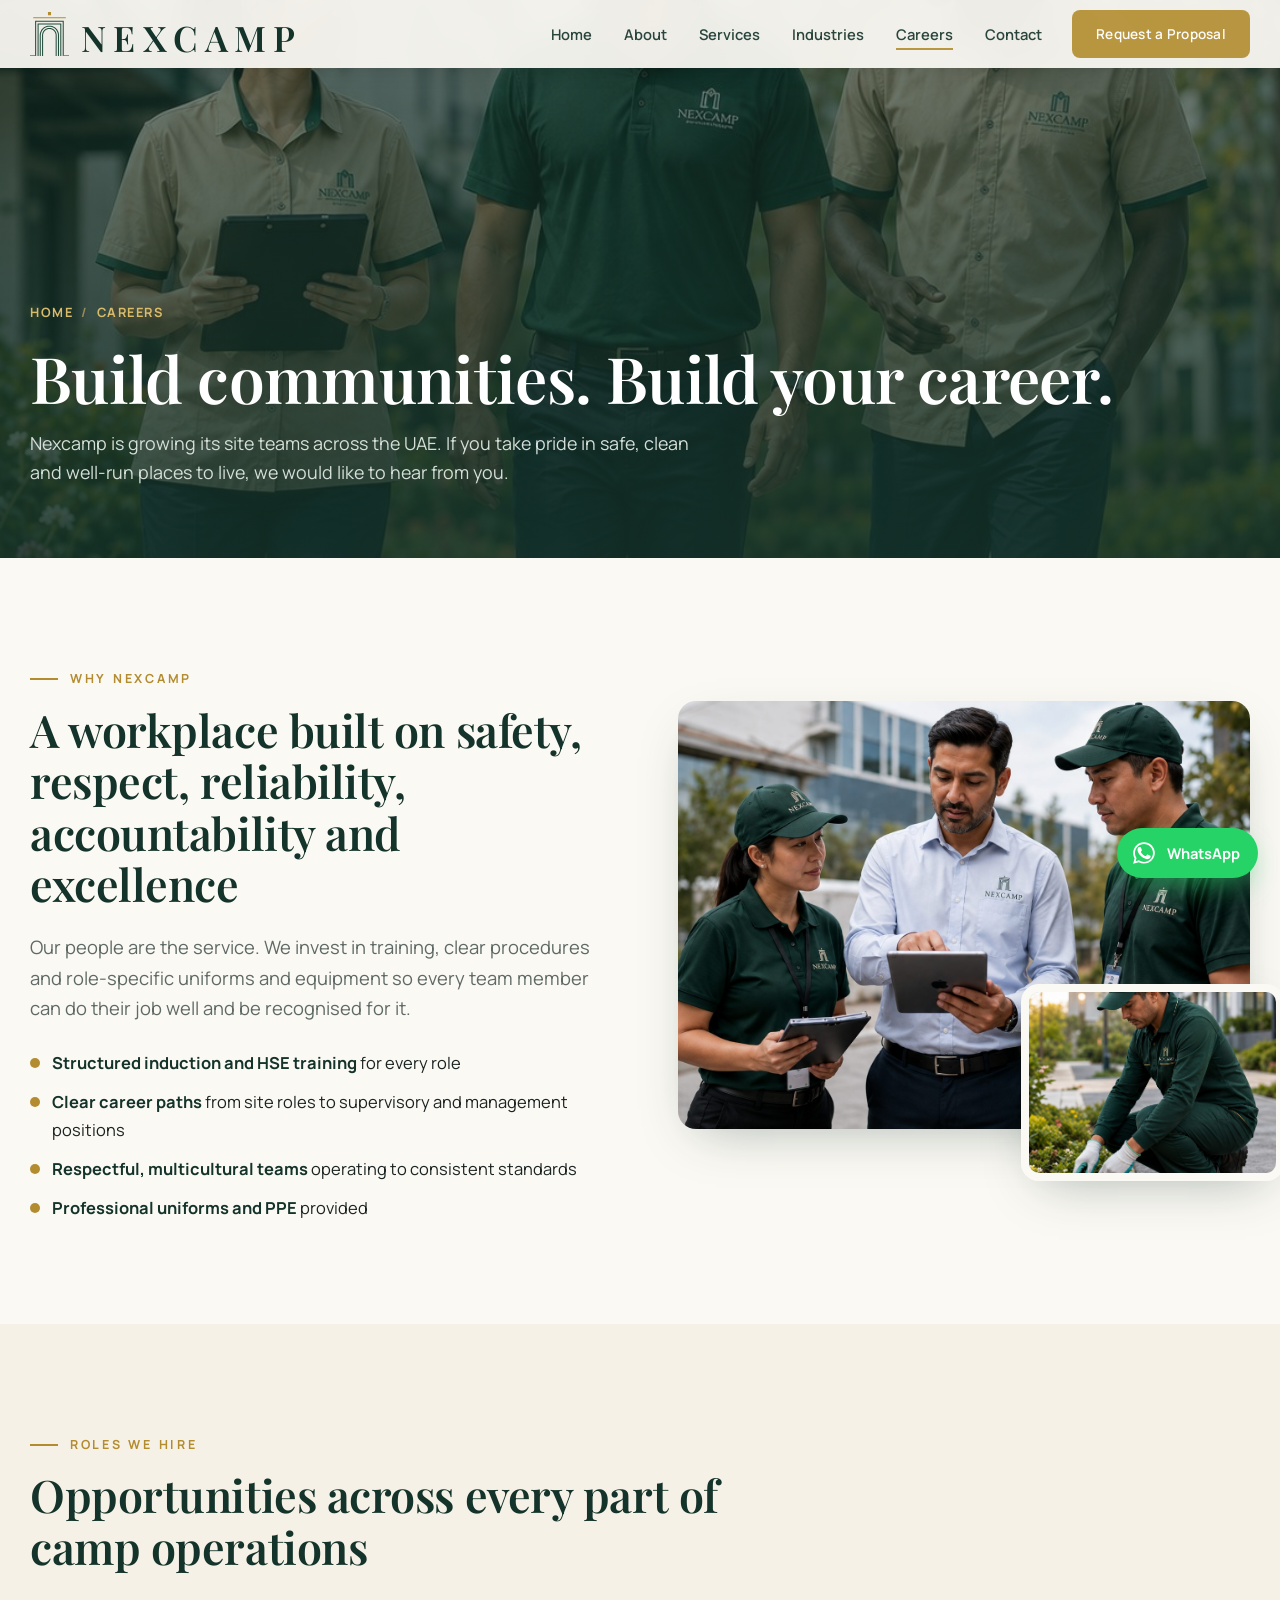
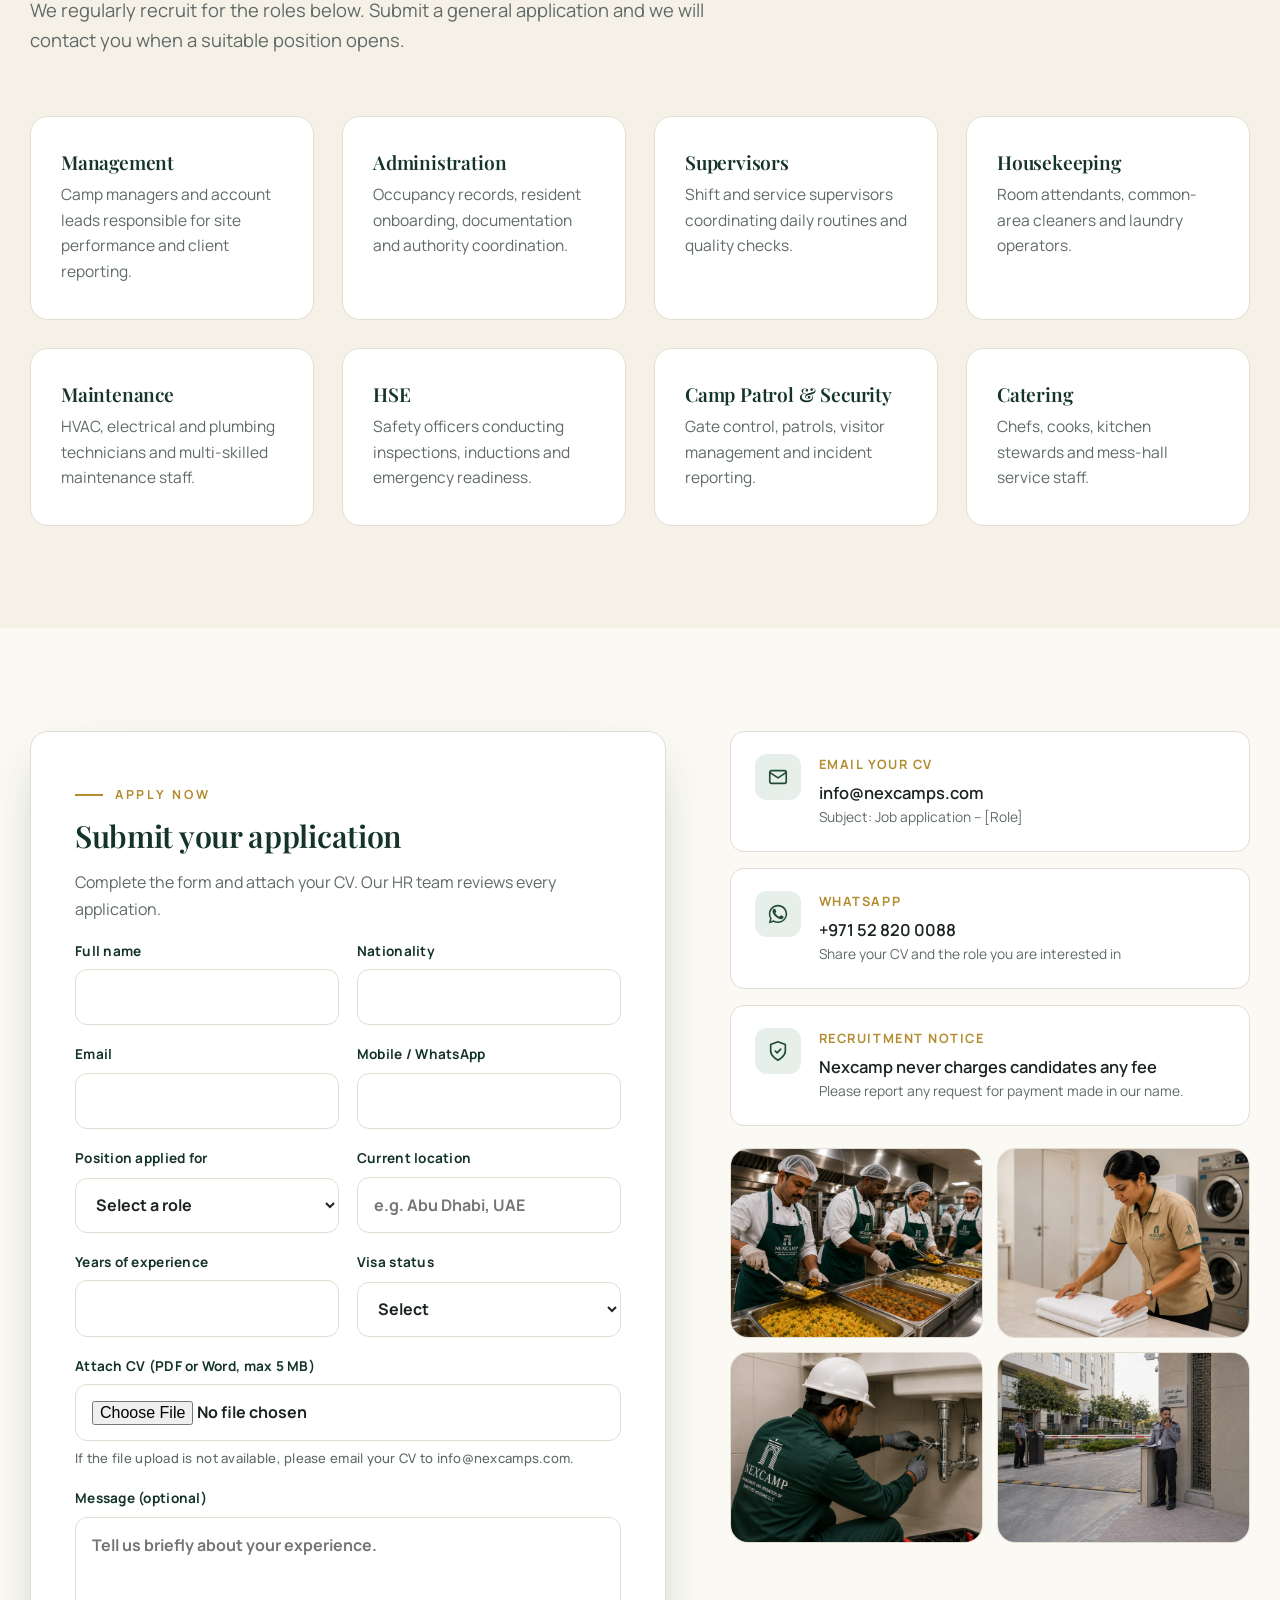
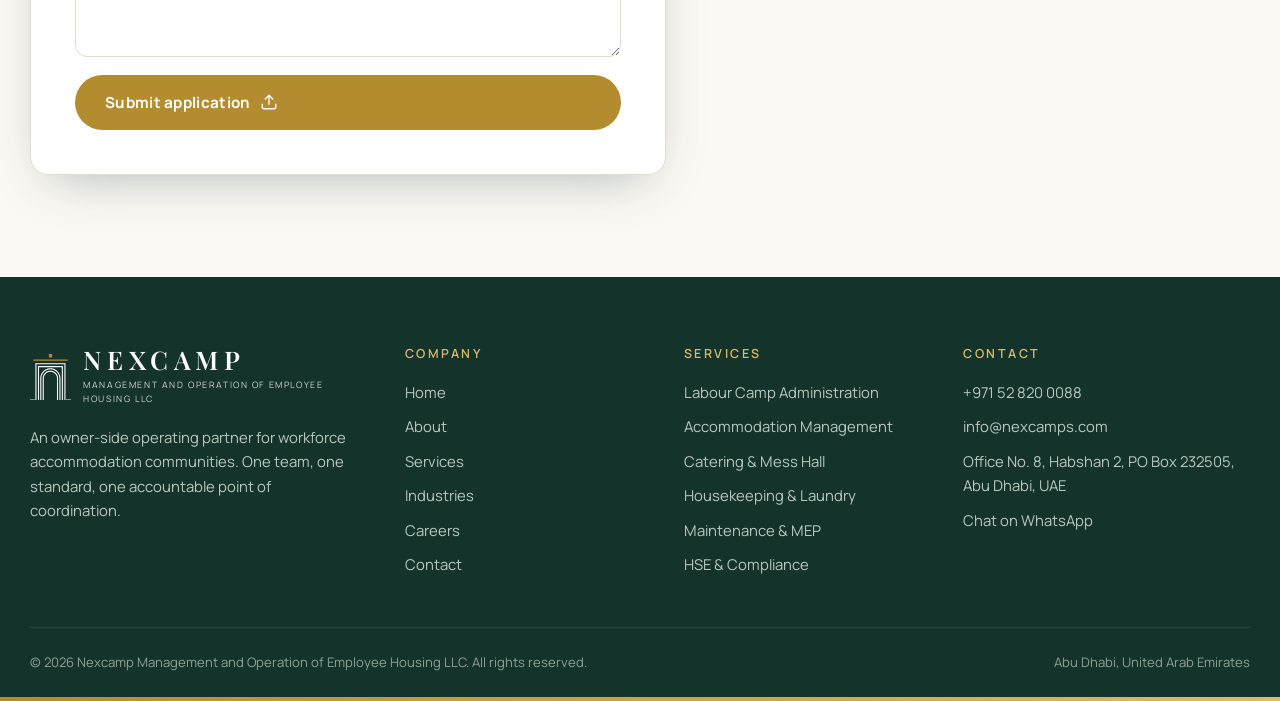
<file: careers.html>
<!DOCTYPE html>
<html lang="en">
<head>
<meta charset="utf-8">
<meta name="viewport" content="width=device-width, initial-scale=1">
<title>Careers at Nexcamp | Join Our Camp Operations Team in the UAE</title>
<meta name="description" content="Build your career with Nexcamp. We hire camp managers, administrators, supervisors, housekeeping, maintenance, HSE, security and catering professionals for employee housing operations across the UAE.">
<link rel="canonical" href="https://www.nexcamps.com/careers.html">
<meta property="og:type" content="website">
<meta property="og:site_name" content="Nexcamp">
<meta property="og:title" content="Careers at Nexcamp | Join Our Camp Operations Team in the UAE">
<meta property="og:description" content="Build your career with Nexcamp. We hire camp managers, administrators, supervisors, housekeeping, maintenance, HSE, security and catering professionals for employee housing operations across the UAE.">
<meta property="og:url" content="https://www.nexcamps.com/careers.html">
<meta property="og:image" content="https://www.nexcamps.com/img/staff-pic.jpg">
<meta name="twitter:card" content="summary_large_image">
<meta name="theme-color" content="#1f4a3a">
<link rel="icon" type="image/png" sizes="32x32" href="img/brand/icon-32.png">
<link rel="apple-touch-icon" href="img/brand/icon-180.png">
<link rel="preconnect" href="https://fonts.googleapis.com">
<link rel="preconnect" href="https://fonts.gstatic.com" crossorigin>
<link href="https://fonts.googleapis.com/css2?family=Manrope:wght@400;500;600;700;800&family=Playfair+Display:ital,wght@0,500;0,600;0,700;1,500&display=swap" rel="stylesheet">
<link rel="stylesheet" href="css/style.css">

</head>
<body>

<header class="header inner">
  <div class="container">
    <a class="brand" href="index.html" aria-label="Nexcamp home">
      <img class="arch-light" src="img/brand/arch-white.svg" alt="" width="38" height="42">
      <img class="arch-dark" src="img/brand/arch.svg" alt="" width="38" height="42">
      <span class="wordmark">NEXCAMP</span>
    </a>
    <nav class="nav" aria-label="Main"><a href="index.html">Home</a><a href="about.html">About</a><a href="services.html">Services</a><a href="industries.html">Industries</a><a href="careers.html">Careers</a><a href="contact.html">Contact</a><a class="btn btn-gold" href="contact.html#enquiry">Request a Proposal</a></nav>
    <button class="burger" aria-label="Open menu" aria-expanded="false"><span></span><span></span><span></span></button>
  </div>
</header>
<div class="mobile-nav" aria-label="Mobile menu">
  <a href="index.html">Home</a><a href="about.html">About</a><a href="services.html">Services</a><a href="industries.html">Industries</a><a href="careers.html">Careers</a><a href="contact.html">Contact</a>
  <a class="btn btn-gold" href="contact.html#enquiry">Request a Proposal</a>
  <div class="contact-mini">+971 52 820 0088<br>info@nexcamps.com</div>
</div>

<section class="page-hero">
  <div class="media"><img src="img/staff-pic.jpg" alt=""></div>
  <div class="container content">
    <div class="crumbs"><a href="index.html">Home</a><span>/</span>Careers</div>
    <h1>Build communities. Build your career.</h1>
    <p>Nexcamp is growing its site teams across the UAE. If you take pride in safe, clean and well-run places to live, we would like to hear from you.</p>
  </div>
</section>

<section class="section">
  <div class="container split">
    <div class="text reveal">
      <span class="eyebrow">Why Nexcamp</span>
      <h2>A workplace built on safety, respect, reliability, accountability and excellence</h2>
      <p class="lead">Our people are the service. We invest in training, clear procedures and role-specific uniforms and equipment so every team member can do their job well and be recognised for it.</p>
      <ul class="checklist">
        <li><span><strong>Structured induction and HSE training</strong> for every role</span></li>
        <li><span><strong>Clear career paths</strong> from site roles to supervisory and management positions</span></li>
        <li><span><strong>Respectful, multicultural teams</strong> operating to consistent standards</span></li>
        <li><span><strong>Professional uniforms and PPE</strong> provided</span></li>
      </ul>
    </div>
    <div class="photo-stack reveal d2">
      <div class="main"><img src="img/management.jpg" alt="Nexcamp supervisors and manager on site"></div>
      <div class="small"><img src="img/gardener.jpg" alt="Landscaping team member"></div>
    </div>
  </div>
</section>

<section class="section bg-cream">
  <div class="container">
    <div class="section-head reveal"><span class="eyebrow">Roles We Hire</span><h2>Opportunities across every part of camp operations</h2><p class="lead">We regularly recruit for the roles below. Submit a general application and we will contact you when a suitable position opens.</p></div>
    <div class="grid grid-4">
      <div class="feature-card reveal d1"><h3>Management</h3><p>Camp managers and account leads responsible for site performance and client reporting.</p></div>
      <div class="feature-card reveal d2"><h3>Administration</h3><p>Occupancy records, resident onboarding, documentation and authority coordination.</p></div>
      <div class="feature-card reveal d3"><h3>Supervisors</h3><p>Shift and service supervisors coordinating daily routines and quality checks.</p></div>
      <div class="feature-card reveal d4"><h3>Housekeeping</h3><p>Room attendants, common-area cleaners and laundry operators.</p></div>
      <div class="feature-card reveal d1"><h3>Maintenance</h3><p>HVAC, electrical and plumbing technicians and multi-skilled maintenance staff.</p></div>
      <div class="feature-card reveal d2"><h3>HSE</h3><p>Safety officers conducting inspections, inductions and emergency readiness.</p></div>
      <div class="feature-card reveal d3"><h3>Camp Patrol &amp; Security</h3><p>Gate control, patrols, visitor management and incident reporting.</p></div>
      <div class="feature-card reveal d4"><h3>Catering</h3><p>Chefs, cooks, kitchen stewards and mess-hall service staff.</p></div>
    </div>
  </div>
</section>

<section class="section" id="apply">
  <div class="container contact-grid">
    <div class="form-card reveal">
      <span class="eyebrow">Apply Now</span>
      <h2 style="font-size:1.9rem">Submit your application</h2>
      <p class="lead" style="font-size:1rem">Complete the form and attach your CV. Our HR team reviews every application.</p>
      <form class="form" name="careers" method="POST" action="/" data-form data-netlify="true" netlify-honeypot="bot-field" enctype="multipart/form-data" data-subject="Job application via nexcamps.com" data-success="Thank you. Your application has been received. We will contact you if a suitable position becomes available.">
        <input type="hidden" name="form-name" value="careers">
        <p class="honey"><label>Do not fill this in: <input name="bot-field"></label></p>
        <div class="row">
          <label>Full name<input type="text" name="full_name" required autocomplete="name"></label>
          <label>Nationality<input type="text" name="nationality" required></label>
        </div>
        <div class="row">
          <label>Email<input type="email" name="email" required autocomplete="email"></label>
          <label>Mobile / WhatsApp<input type="tel" name="mobile" required autocomplete="tel"></label>
        </div>
        <div class="row">
          <label>Position applied for
            <select name="position" required>
              <option value="">Select a role</option>
              <option>Management</option><option>Administration</option><option>Supervisor</option><option>Housekeeping</option>
              <option>Maintenance / MEP</option><option>HSE</option><option>Camp Patrol / Security</option><option>Catering</option><option>Other</option>
            </select></label>
          <label>Current location<input type="text" name="location" placeholder="e.g. Abu Dhabi, UAE"></label>
        </div>
        <div class="row">
          <label>Years of experience<input type="number" name="experience_years" min="0" max="50"></label>
          <label>Visa status<select name="visa_status"><option value="">Select</option><option>Inside UAE – transferable visa</option><option>Inside UAE – visit visa</option><option>Outside UAE</option></select></label>
        </div>
        <label>Attach CV (PDF or Word, max 5 MB)<input type="file" name="cv" accept=".pdf,.doc,.docx"><span class="hint">If the file upload is not available, please email your CV to info@nexcamps.com.</span></label>
        <label>Message (optional)<textarea name="message" placeholder="Tell us briefly about your experience."></textarea></label>
        <div class="form-msg" role="status"></div>
        <button class="btn btn-gold" type="submit">Submit application <svg viewBox="0 0 24 24" fill="none" stroke="currentColor" stroke-width="1.8" stroke-linecap="round" stroke-linejoin="round"><path d="M21 15v4a2 2 0 0 1-2 2H5a2 2 0 0 1-2-2v-4M17 8l-5-5-5 5M12 3v12"/></svg></button>
      </form>
    </div>
    <div class="reveal d2">
      <div class="contact-list">
        <a class="contact-item" href="mailto:info@nexcamps.com?subject=Job%20application"><div class="ic"><svg viewBox="0 0 24 24" fill="none" stroke="currentColor" stroke-width="1.8" stroke-linecap="round" stroke-linejoin="round"><rect x="3" y="5" width="18" height="14" rx="2"/><path d="m3 7 9 6 9-6"/></svg></div><div><strong>Email your CV</strong><span>info@nexcamps.com</span><small>Subject: Job application – [Role]</small></div></a>
        <a class="contact-item" href="https://wa.me/971528200088?text=Hello%20Nexcamp%2C%20I%20would%20like%20to%20discuss%20employee%20housing%20management." target="_blank" rel="noopener"><div class="ic"><svg viewBox="0 0 24 24" fill="currentColor"><path d="M17.5 14.4c-.3-.1-1.8-.9-2-1-.3-.1-.5-.1-.7.1-.2.3-.8 1-.9 1.2-.2.2-.3.2-.6.1-.3-.1-1.3-.5-2.4-1.5-.9-.8-1.5-1.8-1.7-2.1-.2-.3 0-.5.1-.6l.4-.5c.1-.2.2-.3.3-.5.1-.2 0-.4 0-.5l-.9-2.2c-.2-.6-.5-.5-.7-.5h-.6c-.2 0-.5.1-.8.4-.3.3-1 1-1 2.5s1.1 2.9 1.2 3.1c.1.2 2.1 3.2 5.1 4.5.7.3 1.3.5 1.7.6.7.2 1.4.2 1.9.1.6-.1 1.8-.7 2-1.4.2-.7.2-1.3.2-1.4-.1-.1-.3-.2-.6-.4zM12 2C6.5 2 2 6.5 2 12c0 1.8.5 3.5 1.3 5L2 22l5.2-1.4c1.5.8 3.1 1.2 4.8 1.2 5.5 0 10-4.5 10-10S17.5 2 12 2zm0 18.2c-1.5 0-3-.4-4.3-1.2l-.3-.2-3.1.8.8-3-.2-.3C4 15 3.7 13.5 3.7 12c0-4.6 3.7-8.3 8.3-8.3s8.3 3.7 8.3 8.3-3.7 8.2-8.3 8.2z"/></svg></div><div><strong>WhatsApp</strong><span>+971 52 820 0088</span><small>Share your CV and the role you are interested in</small></div></a>
        <div class="contact-item"><div class="ic"><svg viewBox="0 0 24 24" fill="none" stroke="currentColor" stroke-width="1.8" stroke-linecap="round" stroke-linejoin="round"><path d="M12 22s8-4 8-10V5l-8-3-8 3v7c0 6 8 10 8 10z"/><path d="m9 12 2 2 4-4"/></svg></div><div><strong>Recruitment notice</strong><span>Nexcamp never charges candidates any fee</span><small>Please report any request for payment made in our name.</small></div></div>
      </div>
      <div class="grid grid-2" style="gap:14px;margin-top:22px">
        <div class="card"><div class="thumb"><img src="img/kitchen-counter.jpg" alt="Catering team" loading="lazy"></div></div>
        <div class="card"><div class="thumb"><img src="img/laundry-1.jpg" alt="Housekeeping" loading="lazy"></div></div>
        <div class="card"><div class="thumb"><img src="img/mep-works.jpg" alt="Maintenance" loading="lazy"></div></div>
        <div class="card"><div class="thumb"><img src="img/security.jpg" alt="Camp patrol" loading="lazy"></div></div>
      </div>
    </div>
  </div>
</section>

<footer class="footer">
  <div class="container">
    <div class="top">
      <div>
        <a class="brand" href="index.html"><img src="img/brand/arch-white.svg" alt="" width="42" height="46"><span><span class="wordmark">NEXCAMP</span><span class="tagline">Management and Operation of Employee Housing LLC</span></span></a>
        <p>An owner-side operating partner for workforce accommodation communities. One team, one standard, one accountable point of coordination.</p>
      </div>
      <div>
        <h4>Company</h4>
        <ul><li><a href="index.html">Home</a></li><li><a href="about.html">About</a></li><li><a href="services.html">Services</a></li><li><a href="industries.html">Industries</a></li><li><a href="careers.html">Careers</a></li><li><a href="contact.html">Contact</a></li></ul>
      </div>
      <div>
        <h4>Services</h4>
        <ul>
          <li><a href="services.html#administration">Labour Camp Administration</a></li>
          <li><a href="services.html#accommodation">Accommodation Management</a></li>
          <li><a href="services.html#catering">Catering &amp; Mess Hall</a></li>
          <li><a href="services.html#housekeeping">Housekeeping &amp; Laundry</a></li>
          <li><a href="services.html#maintenance">Maintenance &amp; MEP</a></li>
          <li><a href="services.html#hse">HSE &amp; Compliance</a></li>
        </ul>
      </div>
      <div>
        <h4>Contact</h4>
        <ul>
          <li><a href="tel:+971528200088">+971 52 820 0088</a></li>
          <li><a href="mailto:info@nexcamps.com">info@nexcamps.com</a></li>
          <li>Office No. 8, Habshan 2, PO Box 232505, Abu Dhabi, UAE</li>
          <li><a href="https://wa.me/971528200088?text=Hello%20Nexcamp%2C%20I%20would%20like%20to%20discuss%20employee%20housing%20management." target="_blank" rel="noopener">Chat on WhatsApp</a></li>
        </ul>
      </div>
    </div>
    <div class="bottom">
      <span>© <span data-year></span> Nexcamp Management and Operation of Employee Housing LLC. All rights reserved.</span>
      <span>Abu Dhabi, United Arab Emirates</span>
    </div>
  </div>
  <div class="gold-line"></div>
</footer>
<a class="wa-float" href="https://wa.me/971528200088?text=Hello%20Nexcamp%2C%20I%20would%20like%20to%20discuss%20employee%20housing%20management." target="_blank" rel="noopener" aria-label="Chat with Nexcamp on WhatsApp"><svg viewBox="0 0 24 24" fill="currentColor"><path d="M17.5 14.4c-.3-.1-1.8-.9-2-1-.3-.1-.5-.1-.7.1-.2.3-.8 1-.9 1.2-.2.2-.3.2-.6.1-.3-.1-1.3-.5-2.4-1.5-.9-.8-1.5-1.8-1.7-2.1-.2-.3 0-.5.1-.6l.4-.5c.1-.2.2-.3.3-.5.1-.2 0-.4 0-.5l-.9-2.2c-.2-.6-.5-.5-.7-.5h-.6c-.2 0-.5.1-.8.4-.3.3-1 1-1 2.5s1.1 2.9 1.2 3.1c.1.2 2.1 3.2 5.1 4.5.7.3 1.3.5 1.7.6.7.2 1.4.2 1.9.1.6-.1 1.8-.7 2-1.4.2-.7.2-1.3.2-1.4-.1-.1-.3-.2-.6-.4zM12 2C6.5 2 2 6.5 2 12c0 1.8.5 3.5 1.3 5L2 22l5.2-1.4c1.5.8 3.1 1.2 4.8 1.2 5.5 0 10-4.5 10-10S17.5 2 12 2zm0 18.2c-1.5 0-3-.4-4.3-1.2l-.3-.2-3.1.8.8-3-.2-.3C4 15 3.7 13.5 3.7 12c0-4.6 3.7-8.3 8.3-8.3s8.3 3.7 8.3 8.3-3.7 8.2-8.3 8.2z"/></svg><span>WhatsApp</span></a>
<button class="to-top" aria-label="Back to top"><svg viewBox="0 0 24 24" fill="none" stroke="currentColor" stroke-width="2.2" stroke-linecap="round" stroke-linejoin="round"><path d="M12 19V5M5 12l7-7 7 7"/></svg></button>
<script src="js/main.js"></script>
</body>
</html>
</file>
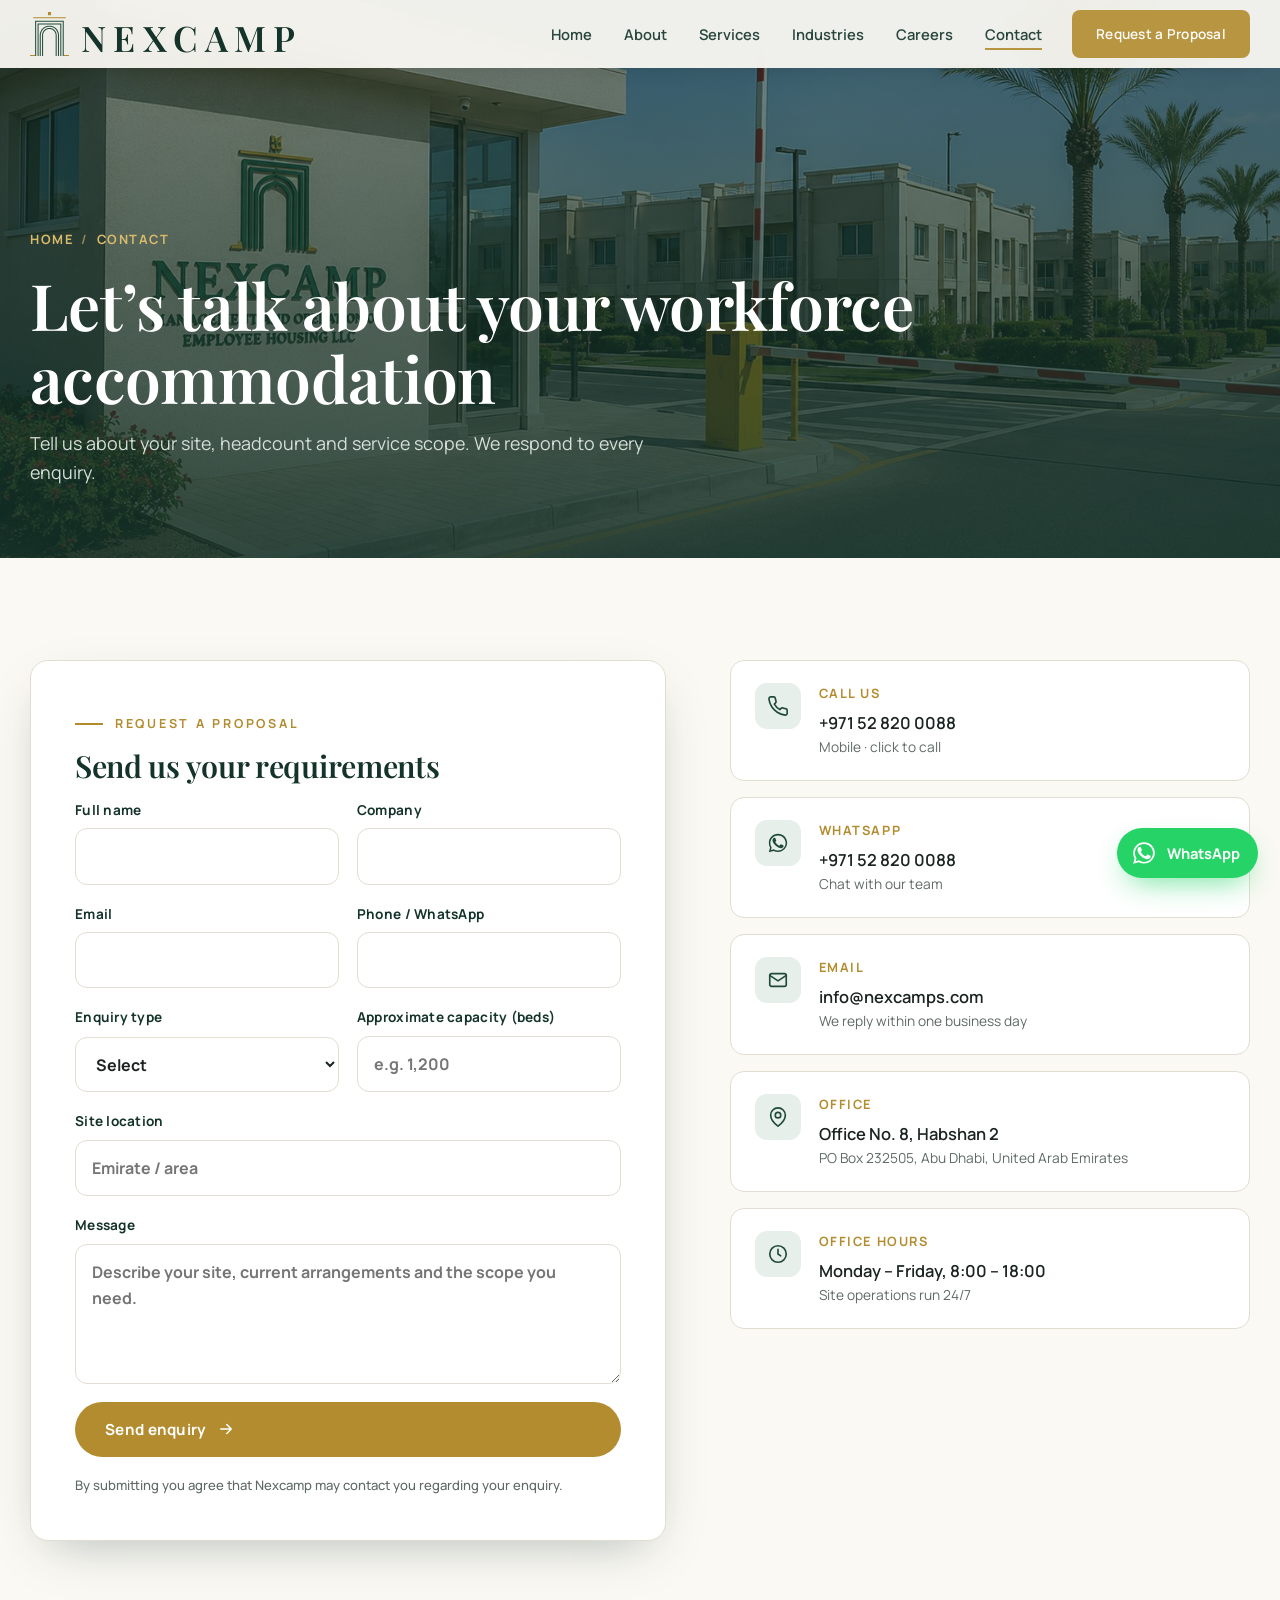
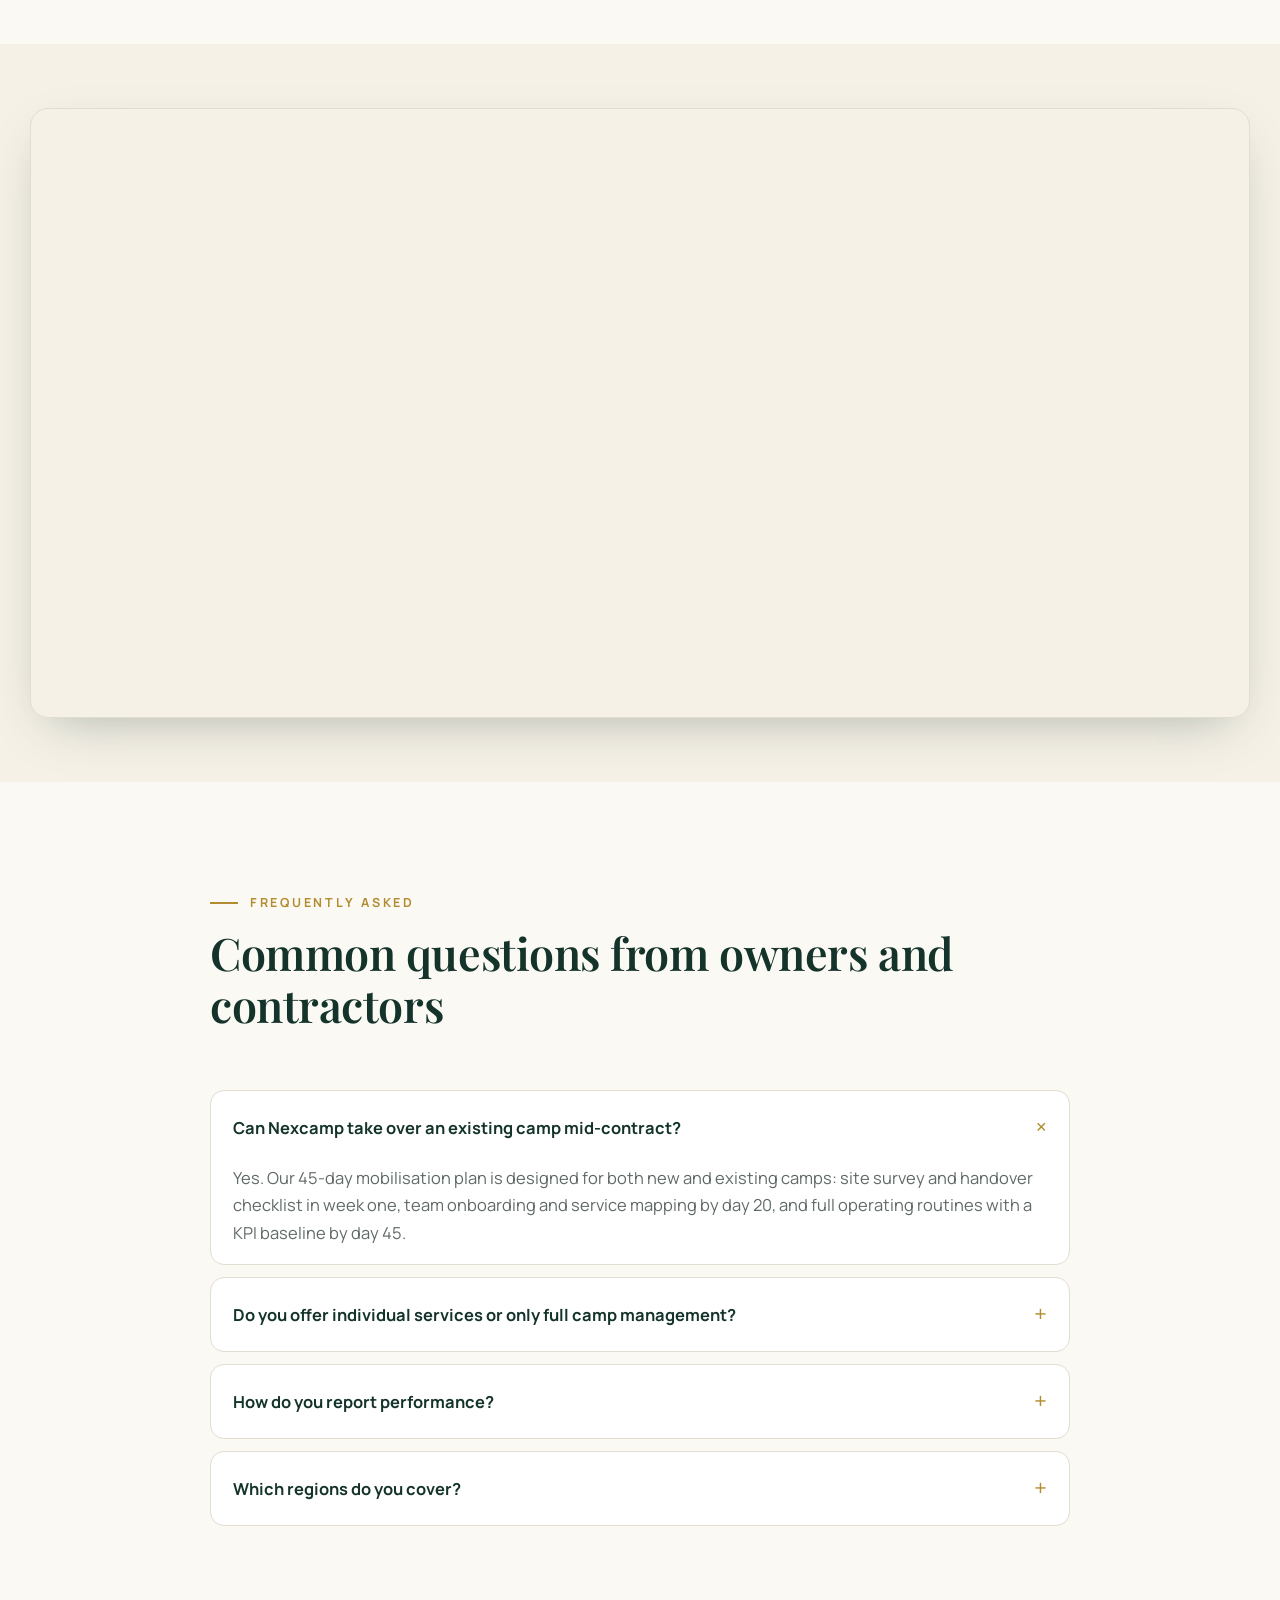
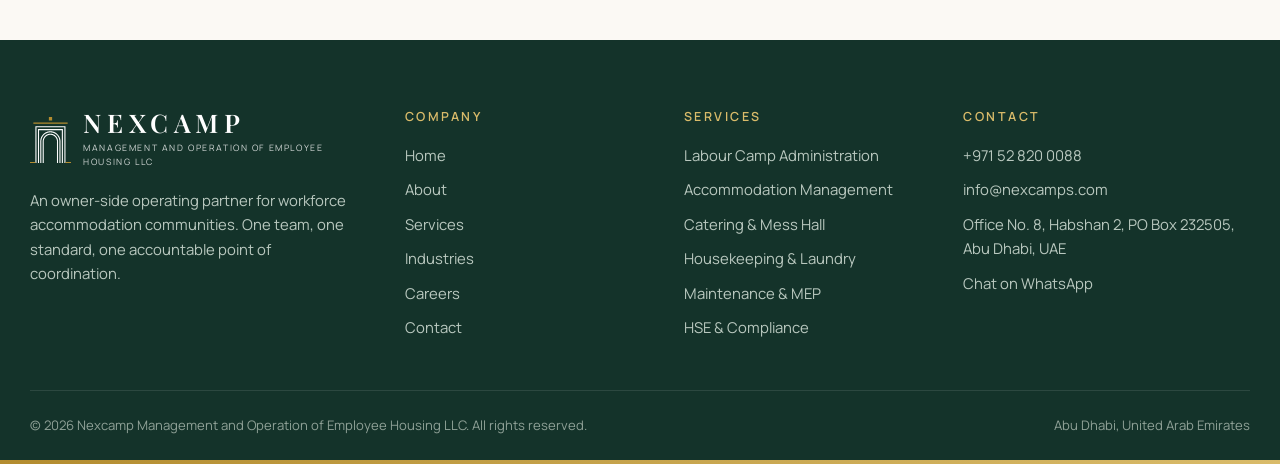
<file: contact.html>
<!DOCTYPE html>
<html lang="en">
<head>
<meta charset="utf-8">
<meta name="viewport" content="width=device-width, initial-scale=1">
<title>Contact Nexcamp | Request a Proposal for Employee Housing Management</title>
<meta name="description" content="Contact Nexcamp in Abu Dhabi for employee housing and camp management. Call +971 52 820 0088, WhatsApp, email info@nexcamps.com or request a proposal online.">
<link rel="canonical" href="https://www.nexcamps.com/contact.html">
<meta property="og:type" content="website">
<meta property="og:site_name" content="Nexcamp">
<meta property="og:title" content="Contact Nexcamp | Request a Proposal for Employee Housing Management">
<meta property="og:description" content="Contact Nexcamp in Abu Dhabi for employee housing and camp management. Call +971 52 820 0088, WhatsApp, email info@nexcamps.com or request a proposal online.">
<meta property="og:url" content="https://www.nexcamps.com/contact.html">
<meta property="og:image" content="https://www.nexcamps.com/img/entrance.jpg">
<meta name="twitter:card" content="summary_large_image">
<meta name="theme-color" content="#1f4a3a">
<link rel="icon" type="image/png" sizes="32x32" href="img/brand/icon-32.png">
<link rel="apple-touch-icon" href="img/brand/icon-180.png">
<link rel="preconnect" href="https://fonts.googleapis.com">
<link rel="preconnect" href="https://fonts.gstatic.com" crossorigin>
<link href="https://fonts.googleapis.com/css2?family=Manrope:wght@400;500;600;700;800&family=Playfair+Display:ital,wght@0,500;0,600;0,700;1,500&display=swap" rel="stylesheet">
<link rel="stylesheet" href="css/style.css">
<script type="application/ld+json">
{"@context":"https://schema.org","@type":"LocalBusiness","name":"Nexcamp Management and Operation of Employee Housing LLC","url":"https://www.nexcamps.com/contact.html","telephone":"+971528200088","email":"info@nexcamps.com","address":{"@type":"PostalAddress","streetAddress":"Office No. 8, Habshan 2","postOfficeBoxNumber":"232505","addressLocality":"Abu Dhabi","addressCountry":"AE"},"openingHours":"Mo-Fr 08:00-18:00"}
</script>
</head>
<body>

<header class="header inner">
  <div class="container">
    <a class="brand" href="index.html" aria-label="Nexcamp home">
      <img class="arch-light" src="img/brand/arch-white.svg" alt="" width="38" height="42">
      <img class="arch-dark" src="img/brand/arch.svg" alt="" width="38" height="42">
      <span class="wordmark">NEXCAMP</span>
    </a>
    <nav class="nav" aria-label="Main"><a href="index.html">Home</a><a href="about.html">About</a><a href="services.html">Services</a><a href="industries.html">Industries</a><a href="careers.html">Careers</a><a href="contact.html">Contact</a><a class="btn btn-gold" href="contact.html#enquiry">Request a Proposal</a></nav>
    <button class="burger" aria-label="Open menu" aria-expanded="false"><span></span><span></span><span></span></button>
  </div>
</header>
<div class="mobile-nav" aria-label="Mobile menu">
  <a href="index.html">Home</a><a href="about.html">About</a><a href="services.html">Services</a><a href="industries.html">Industries</a><a href="careers.html">Careers</a><a href="contact.html">Contact</a>
  <a class="btn btn-gold" href="contact.html#enquiry">Request a Proposal</a>
  <div class="contact-mini">+971 52 820 0088<br>info@nexcamps.com</div>
</div>

<section class="page-hero">
  <div class="media"><img src="img/entrance.jpg" alt=""></div>
  <div class="container content">
    <div class="crumbs"><a href="index.html">Home</a><span>/</span>Contact</div>
    <h1>Let’s talk about your workforce accommodation</h1>
    <p>Tell us about your site, headcount and service scope. We respond to every enquiry.</p>
  </div>
</section>

<section class="section" id="enquiry">
  <div class="container contact-grid">
    <div class="form-card reveal">
      <span class="eyebrow">Request a Proposal</span>
      <h2 style="font-size:1.9rem">Send us your requirements</h2>
      <form class="form" name="enquiry" method="POST" action="/" data-form data-netlify="true" netlify-honeypot="bot-field" data-subject="Proposal request via nexcamps.com">
        <input type="hidden" name="form-name" value="enquiry">
        <p class="honey"><label>Do not fill this in: <input name="bot-field"></label></p>
        <div class="row">
          <label>Full name<input type="text" name="full_name" required autocomplete="name"></label>
          <label>Company<input type="text" name="company" autocomplete="organization"></label>
        </div>
        <div class="row">
          <label>Email<input type="email" name="email" required autocomplete="email"></label>
          <label>Phone / WhatsApp<input type="tel" name="phone" required autocomplete="tel"></label>
        </div>
        <div class="row">
          <label>Enquiry type
            <select name="enquiry_type" required>
              <option value="">Select</option>
              <option>Full camp management proposal</option><option>Specific service (housekeeping, catering, maintenance…)</option>
              <option>Mobilisation / takeover of an existing camp</option><option>Partnership or vendor enquiry</option><option>General enquiry</option>
            </select></label>
          <label>Approximate capacity (beds)<input type="text" name="capacity" placeholder="e.g. 1,200"></label>
        </div>
        <label>Site location<input type="text" name="site_location" placeholder="Emirate / area"></label>
        <label>Message<textarea name="message" required placeholder="Describe your site, current arrangements and the scope you need."></textarea></label>
        <div class="form-msg" role="status"></div>
        <button class="btn btn-gold" type="submit">Send enquiry <svg viewBox="0 0 24 24" fill="none" stroke="currentColor" stroke-width="2" stroke-linecap="round" stroke-linejoin="round"><path d="M5 12h14M13 6l6 6-6 6"/></svg></button>
        <span class="hint">By submitting you agree that Nexcamp may contact you regarding your enquiry.</span>
      </form>
    </div>
    <div class="reveal d2">
      <div class="contact-list">
        <a class="contact-item" href="tel:+971528200088"><div class="ic"><svg viewBox="0 0 24 24" fill="none" stroke="currentColor" stroke-width="1.8" stroke-linecap="round" stroke-linejoin="round"><path d="M22 16.9v3a2 2 0 0 1-2.2 2 19.8 19.8 0 0 1-8.6-3.1 19.5 19.5 0 0 1-6-6A19.8 19.8 0 0 1 2.1 4.2 2 2 0 0 1 4.1 2h3a2 2 0 0 1 2 1.7c.1.9.4 1.9.7 2.8a2 2 0 0 1-.5 2.1L8 9.9a16 16 0 0 0 6 6l1.3-1.3a2 2 0 0 1 2.1-.5c.9.3 1.8.6 2.8.7a2 2 0 0 1 1.8 2z"/></svg></div><div><strong>Call us</strong><span>+971 52 820 0088</span><small>Mobile · click to call</small></div></a>
        <a class="contact-item" href="https://wa.me/971528200088?text=Hello%20Nexcamp%2C%20I%20would%20like%20to%20discuss%20employee%20housing%20management." target="_blank" rel="noopener"><div class="ic"><svg viewBox="0 0 24 24" fill="currentColor"><path d="M17.5 14.4c-.3-.1-1.8-.9-2-1-.3-.1-.5-.1-.7.1-.2.3-.8 1-.9 1.2-.2.2-.3.2-.6.1-.3-.1-1.3-.5-2.4-1.5-.9-.8-1.5-1.8-1.7-2.1-.2-.3 0-.5.1-.6l.4-.5c.1-.2.2-.3.3-.5.1-.2 0-.4 0-.5l-.9-2.2c-.2-.6-.5-.5-.7-.5h-.6c-.2 0-.5.1-.8.4-.3.3-1 1-1 2.5s1.1 2.9 1.2 3.1c.1.2 2.1 3.2 5.1 4.5.7.3 1.3.5 1.7.6.7.2 1.4.2 1.9.1.6-.1 1.8-.7 2-1.4.2-.7.2-1.3.2-1.4-.1-.1-.3-.2-.6-.4zM12 2C6.5 2 2 6.5 2 12c0 1.8.5 3.5 1.3 5L2 22l5.2-1.4c1.5.8 3.1 1.2 4.8 1.2 5.5 0 10-4.5 10-10S17.5 2 12 2zm0 18.2c-1.5 0-3-.4-4.3-1.2l-.3-.2-3.1.8.8-3-.2-.3C4 15 3.7 13.5 3.7 12c0-4.6 3.7-8.3 8.3-8.3s8.3 3.7 8.3 8.3-3.7 8.2-8.3 8.2z"/></svg></div><div><strong>WhatsApp</strong><span>+971 52 820 0088</span><small>Chat with our team</small></div></a>
        <a class="contact-item" href="mailto:info@nexcamps.com"><div class="ic"><svg viewBox="0 0 24 24" fill="none" stroke="currentColor" stroke-width="1.8" stroke-linecap="round" stroke-linejoin="round"><rect x="3" y="5" width="18" height="14" rx="2"/><path d="m3 7 9 6 9-6"/></svg></div><div><strong>Email</strong><span>info@nexcamps.com</span><small>We reply within one business day</small></div></a>
        <div class="contact-item"><div class="ic"><svg viewBox="0 0 24 24" fill="none" stroke="currentColor" stroke-width="1.8" stroke-linecap="round" stroke-linejoin="round"><path d="M20 10c0 6-8 12-8 12S4 16 4 10a8 8 0 0 1 16 0z"/><circle cx="12" cy="10" r="3"/></svg></div><div><strong>Office</strong><span>Office No. 8, Habshan 2</span><small>PO Box 232505, Abu Dhabi, United Arab Emirates</small></div></div>
        <div class="contact-item"><div class="ic"><svg viewBox="0 0 24 24" fill="none" stroke="currentColor" stroke-width="1.8" stroke-linecap="round" stroke-linejoin="round"><circle cx="12" cy="12" r="9"/><path d="M12 7v5l3 2"/></svg></div><div><strong>Office hours</strong><span>Monday – Friday, 8:00 – 18:00</span><small>Site operations run 24/7</small></div></div>
      </div>
    </div>
  </div>
</section>
<section class="section tight bg-cream">
  <div class="container">
    <div class="map reveal"><iframe src="https://www.google.com/maps?q=Habshan+2,+Abu+Dhabi,+United+Arab+Emirates&z=14&output=embed" title="Nexcamp office location map" loading="lazy" allowfullscreen referrerpolicy="no-referrer-when-downgrade"></iframe></div>
  </div>
</section>
<section class="section">
  <div class="container" style="max-width:860px">
    <div class="section-head reveal"><span class="eyebrow">Frequently Asked</span><h2>Common questions from owners and contractors</h2></div>
    <div class="reveal">
      <details open><summary>Can Nexcamp take over an existing camp mid-contract?</summary><p>Yes. Our 45-day mobilisation plan is designed for both new and existing camps: site survey and handover checklist in week one, team onboarding and service mapping by day 20, and full operating routines with a KPI baseline by day 45.</p></details>
      <details><summary>Do you offer individual services or only full camp management?</summary><p>Both. Many clients engage us for the full operating model, but we also deliver single service lines such as housekeeping and laundry, catering oversight, maintenance and MEP, or HSE support.</p></details>
      <details><summary>How do you report performance?</summary><p>Clients receive a Monthly Management Pack covering occupancy, maintenance register, HSE observations, service-level performance, resident feedback and open decisions, supported by daily and weekly operational logs.</p></details>
      <details><summary>Which regions do you cover?</summary><p>We are based in Abu Dhabi and support sites across the United Arab Emirates, including remote and industrial locations.</p></details>
    </div>
  </div>
</section>

<footer class="footer">
  <div class="container">
    <div class="top">
      <div>
        <a class="brand" href="index.html"><img src="img/brand/arch-white.svg" alt="" width="42" height="46"><span><span class="wordmark">NEXCAMP</span><span class="tagline">Management and Operation of Employee Housing LLC</span></span></a>
        <p>An owner-side operating partner for workforce accommodation communities. One team, one standard, one accountable point of coordination.</p>
      </div>
      <div>
        <h4>Company</h4>
        <ul><li><a href="index.html">Home</a></li><li><a href="about.html">About</a></li><li><a href="services.html">Services</a></li><li><a href="industries.html">Industries</a></li><li><a href="careers.html">Careers</a></li><li><a href="contact.html">Contact</a></li></ul>
      </div>
      <div>
        <h4>Services</h4>
        <ul>
          <li><a href="services.html#administration">Labour Camp Administration</a></li>
          <li><a href="services.html#accommodation">Accommodation Management</a></li>
          <li><a href="services.html#catering">Catering &amp; Mess Hall</a></li>
          <li><a href="services.html#housekeeping">Housekeeping &amp; Laundry</a></li>
          <li><a href="services.html#maintenance">Maintenance &amp; MEP</a></li>
          <li><a href="services.html#hse">HSE &amp; Compliance</a></li>
        </ul>
      </div>
      <div>
        <h4>Contact</h4>
        <ul>
          <li><a href="tel:+971528200088">+971 52 820 0088</a></li>
          <li><a href="mailto:info@nexcamps.com">info@nexcamps.com</a></li>
          <li>Office No. 8, Habshan 2, PO Box 232505, Abu Dhabi, UAE</li>
          <li><a href="https://wa.me/971528200088?text=Hello%20Nexcamp%2C%20I%20would%20like%20to%20discuss%20employee%20housing%20management." target="_blank" rel="noopener">Chat on WhatsApp</a></li>
        </ul>
      </div>
    </div>
    <div class="bottom">
      <span>© <span data-year></span> Nexcamp Management and Operation of Employee Housing LLC. All rights reserved.</span>
      <span>Abu Dhabi, United Arab Emirates</span>
    </div>
  </div>
  <div class="gold-line"></div>
</footer>
<a class="wa-float" href="https://wa.me/971528200088?text=Hello%20Nexcamp%2C%20I%20would%20like%20to%20discuss%20employee%20housing%20management." target="_blank" rel="noopener" aria-label="Chat with Nexcamp on WhatsApp"><svg viewBox="0 0 24 24" fill="currentColor"><path d="M17.5 14.4c-.3-.1-1.8-.9-2-1-.3-.1-.5-.1-.7.1-.2.3-.8 1-.9 1.2-.2.2-.3.2-.6.1-.3-.1-1.3-.5-2.4-1.5-.9-.8-1.5-1.8-1.7-2.1-.2-.3 0-.5.1-.6l.4-.5c.1-.2.2-.3.3-.5.1-.2 0-.4 0-.5l-.9-2.2c-.2-.6-.5-.5-.7-.5h-.6c-.2 0-.5.1-.8.4-.3.3-1 1-1 2.5s1.1 2.9 1.2 3.1c.1.2 2.1 3.2 5.1 4.5.7.3 1.3.5 1.7.6.7.2 1.4.2 1.9.1.6-.1 1.8-.7 2-1.4.2-.7.2-1.3.2-1.4-.1-.1-.3-.2-.6-.4zM12 2C6.5 2 2 6.5 2 12c0 1.8.5 3.5 1.3 5L2 22l5.2-1.4c1.5.8 3.1 1.2 4.8 1.2 5.5 0 10-4.5 10-10S17.5 2 12 2zm0 18.2c-1.5 0-3-.4-4.3-1.2l-.3-.2-3.1.8.8-3-.2-.3C4 15 3.7 13.5 3.7 12c0-4.6 3.7-8.3 8.3-8.3s8.3 3.7 8.3 8.3-3.7 8.2-8.3 8.2z"/></svg><span>WhatsApp</span></a>
<button class="to-top" aria-label="Back to top"><svg viewBox="0 0 24 24" fill="none" stroke="currentColor" stroke-width="2.2" stroke-linecap="round" stroke-linejoin="round"><path d="M12 19V5M5 12l7-7 7 7"/></svg></button>
<script src="js/main.js"></script>
</body>
</html>
</file>
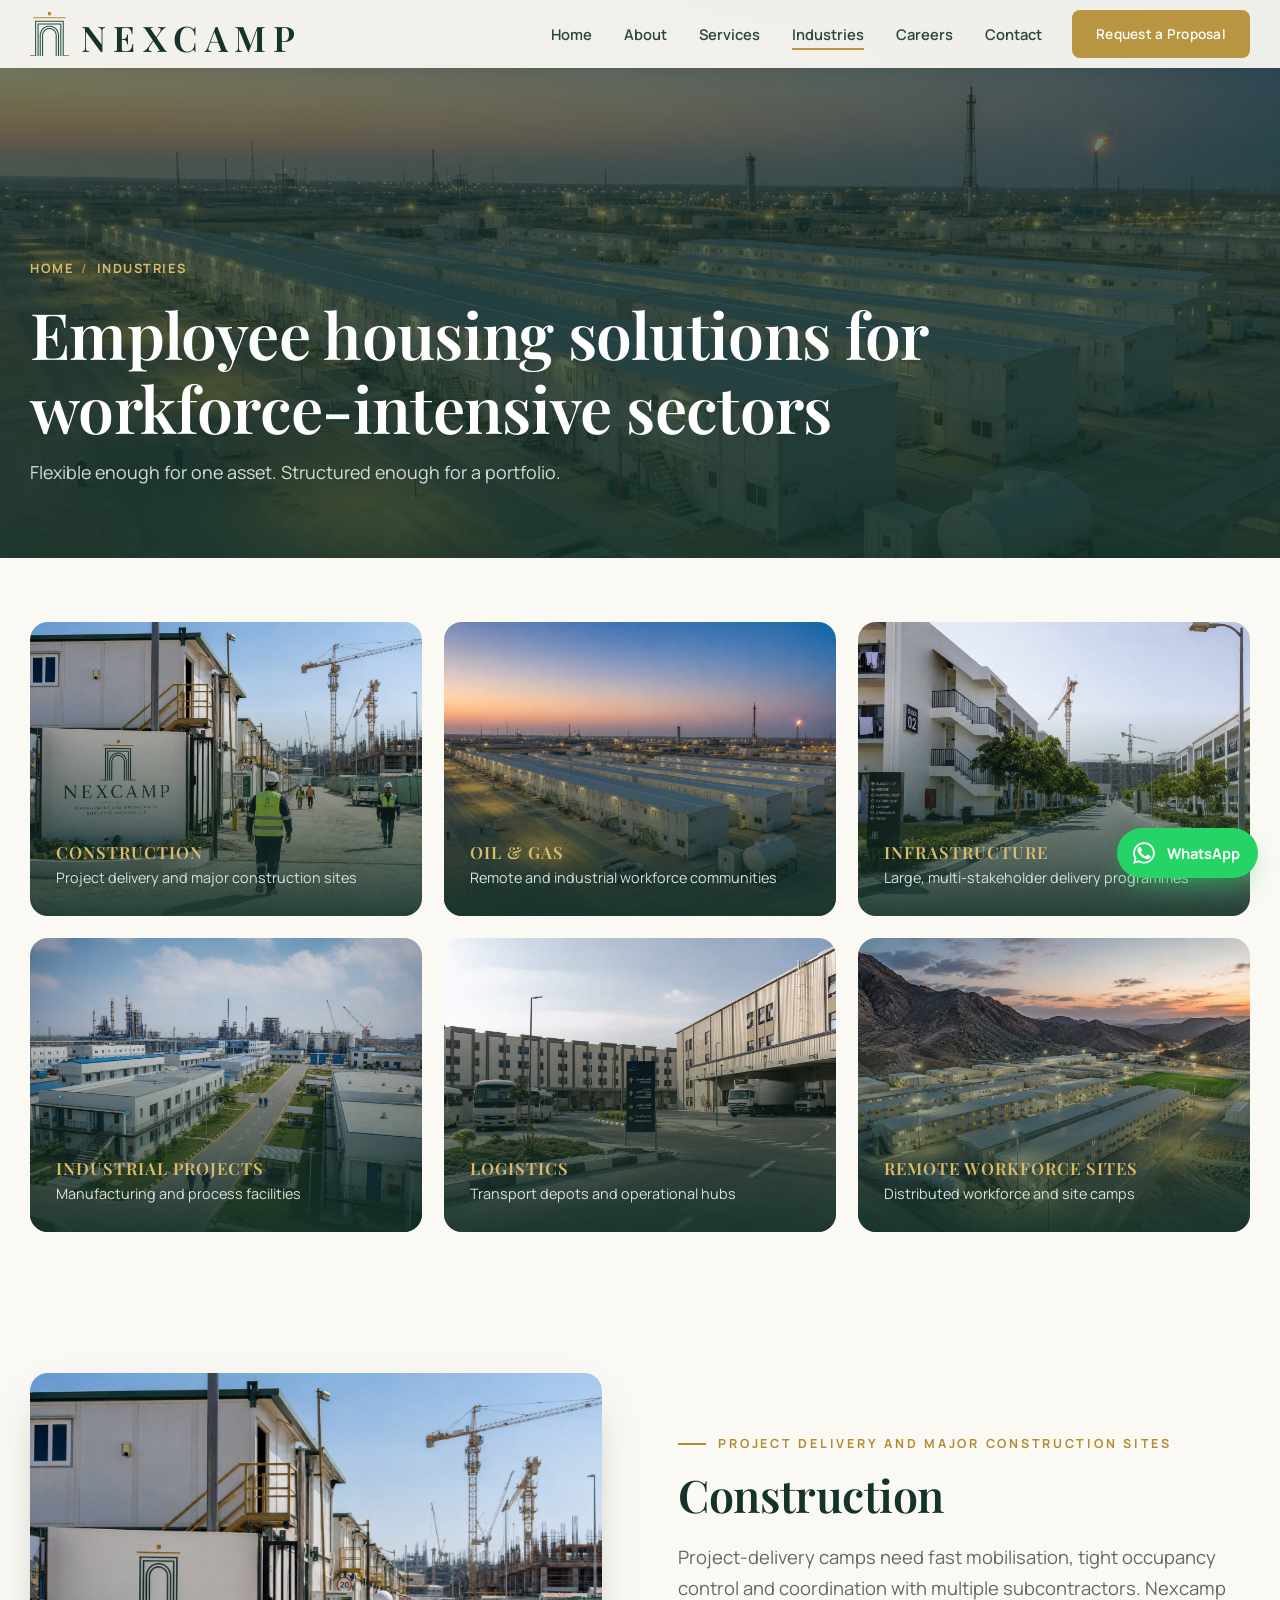
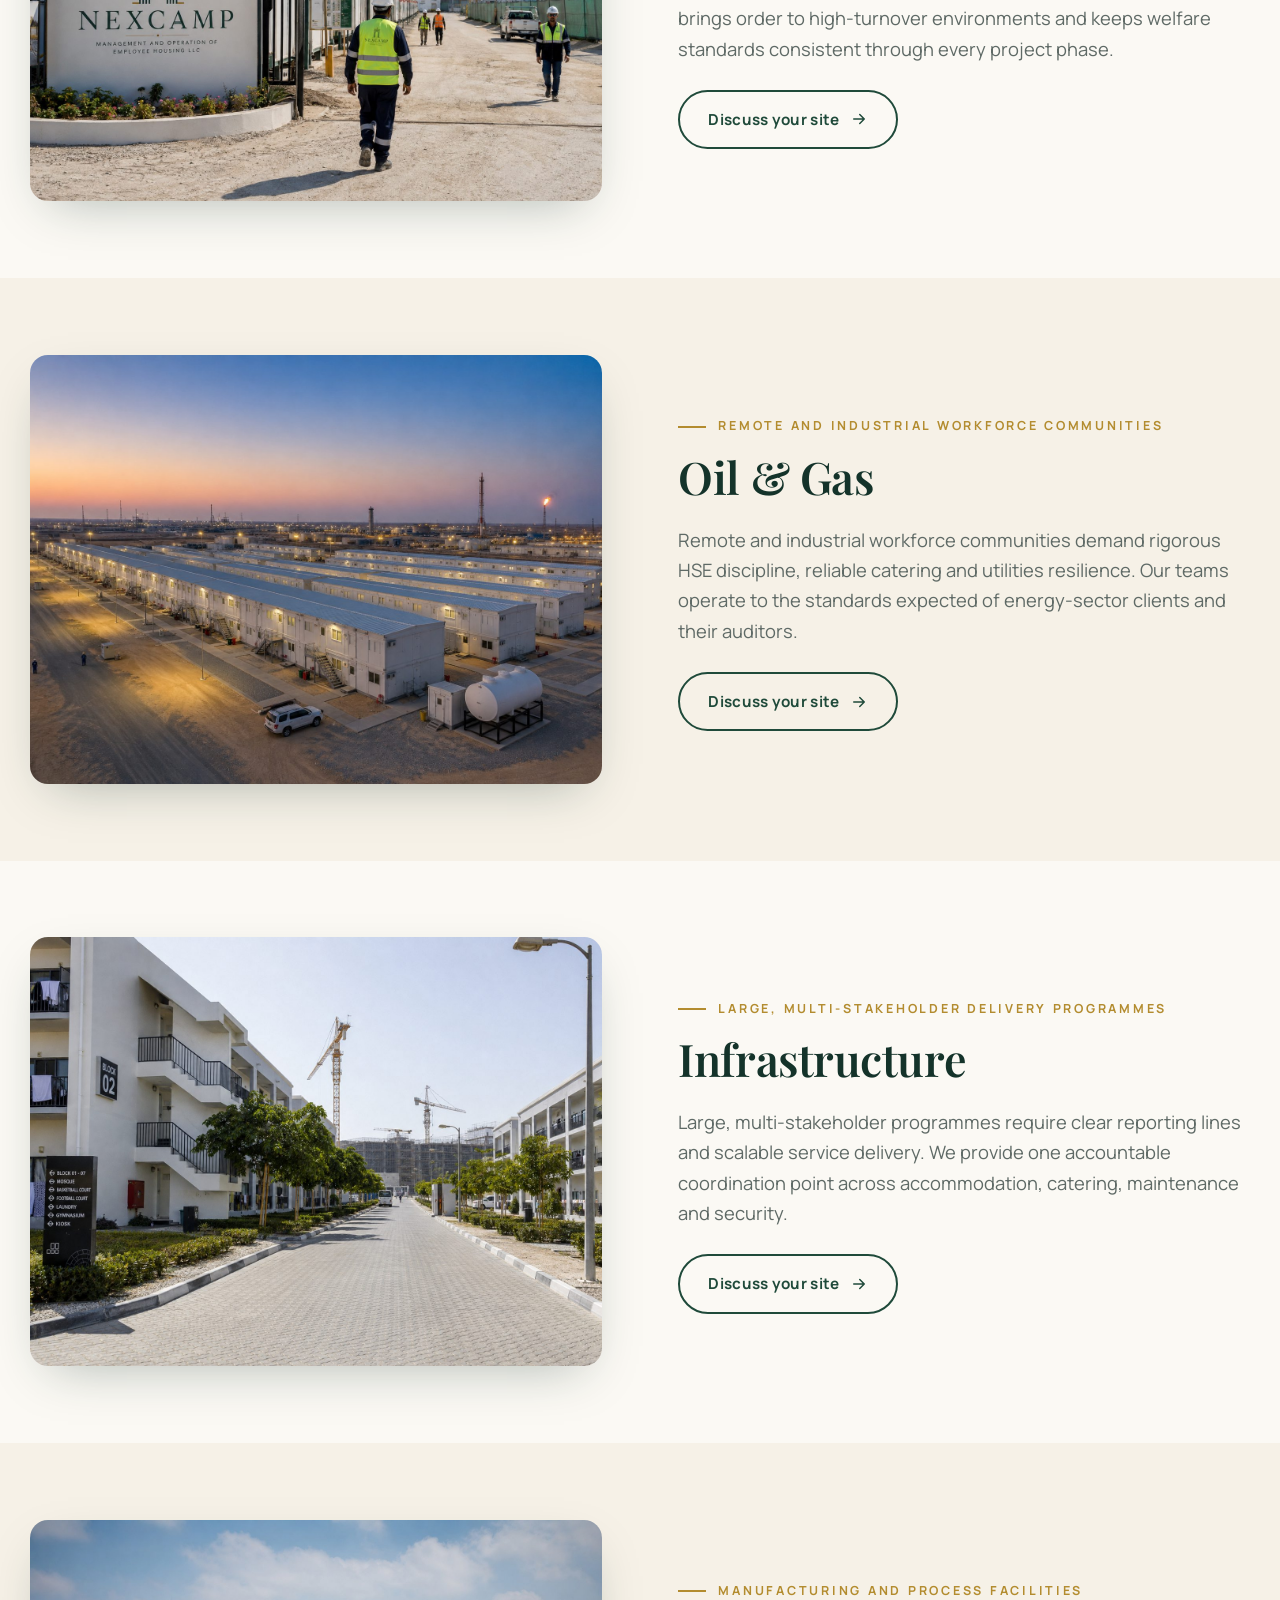
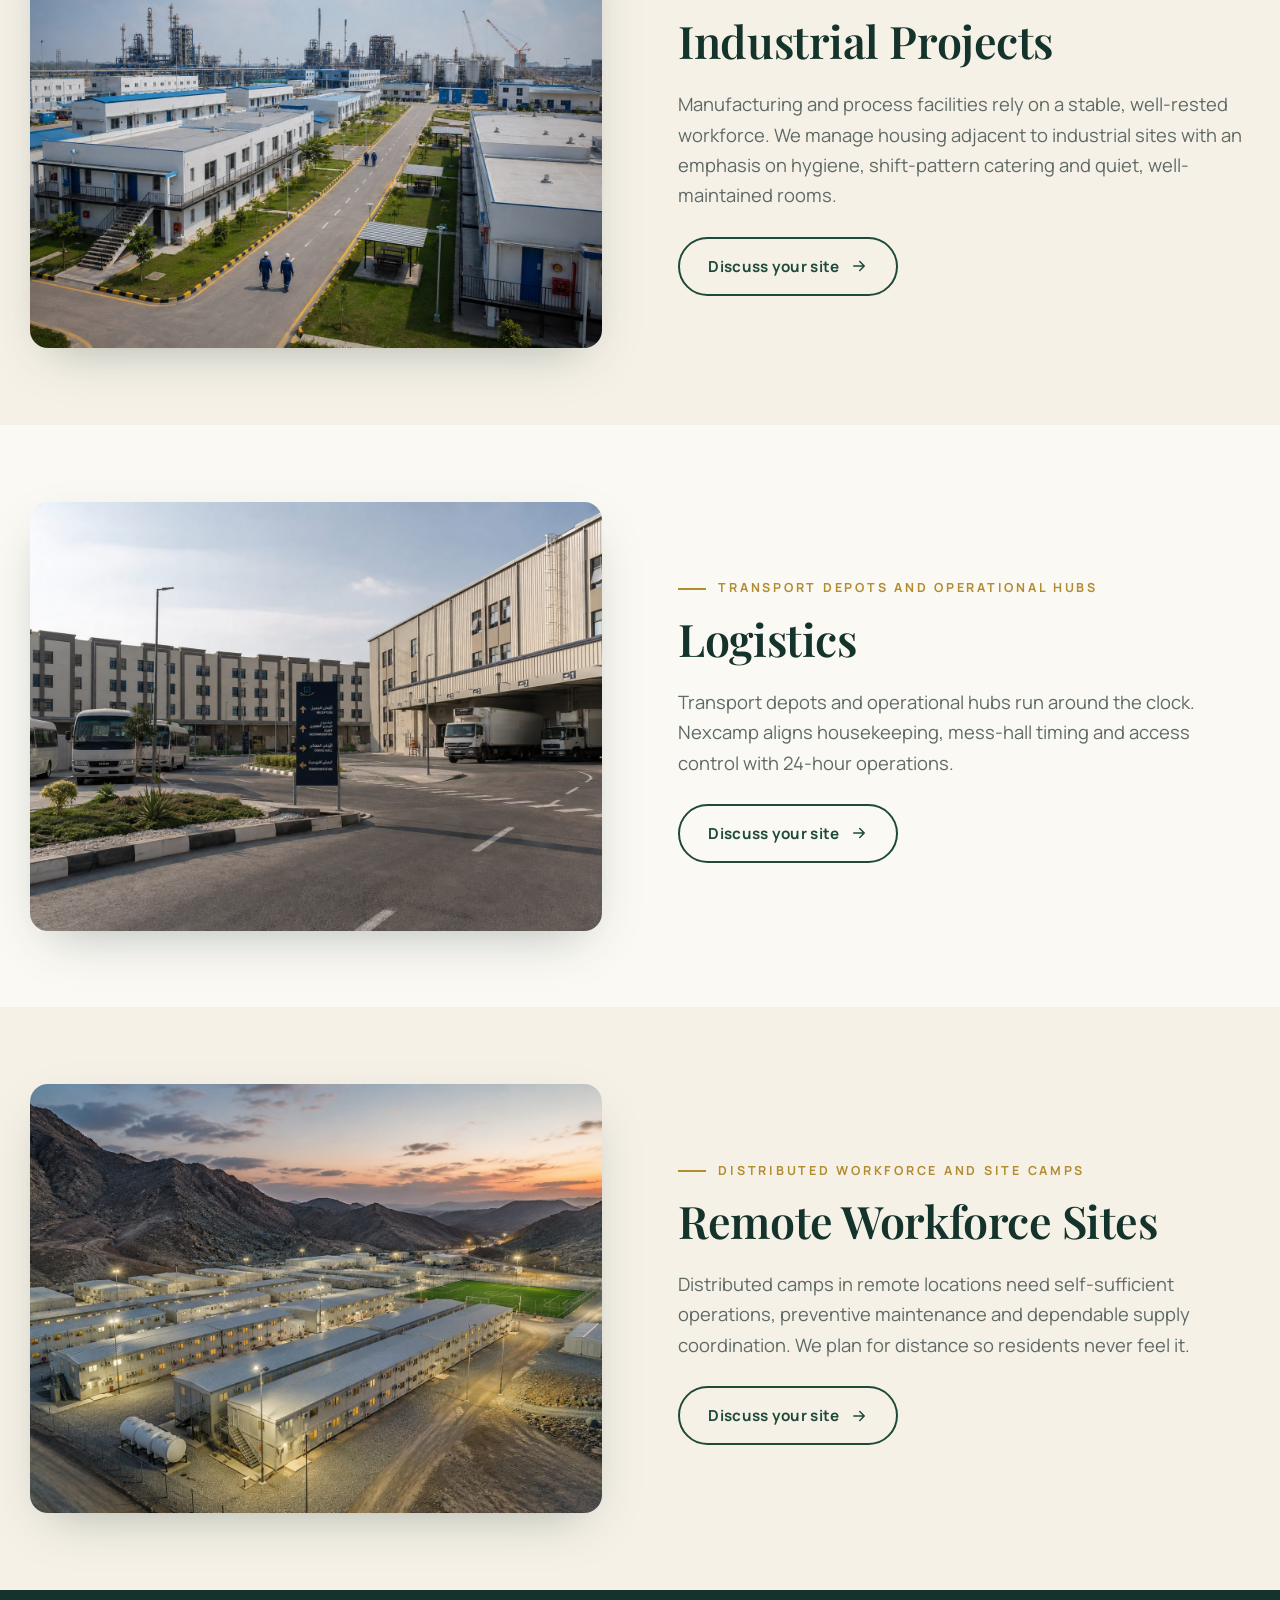
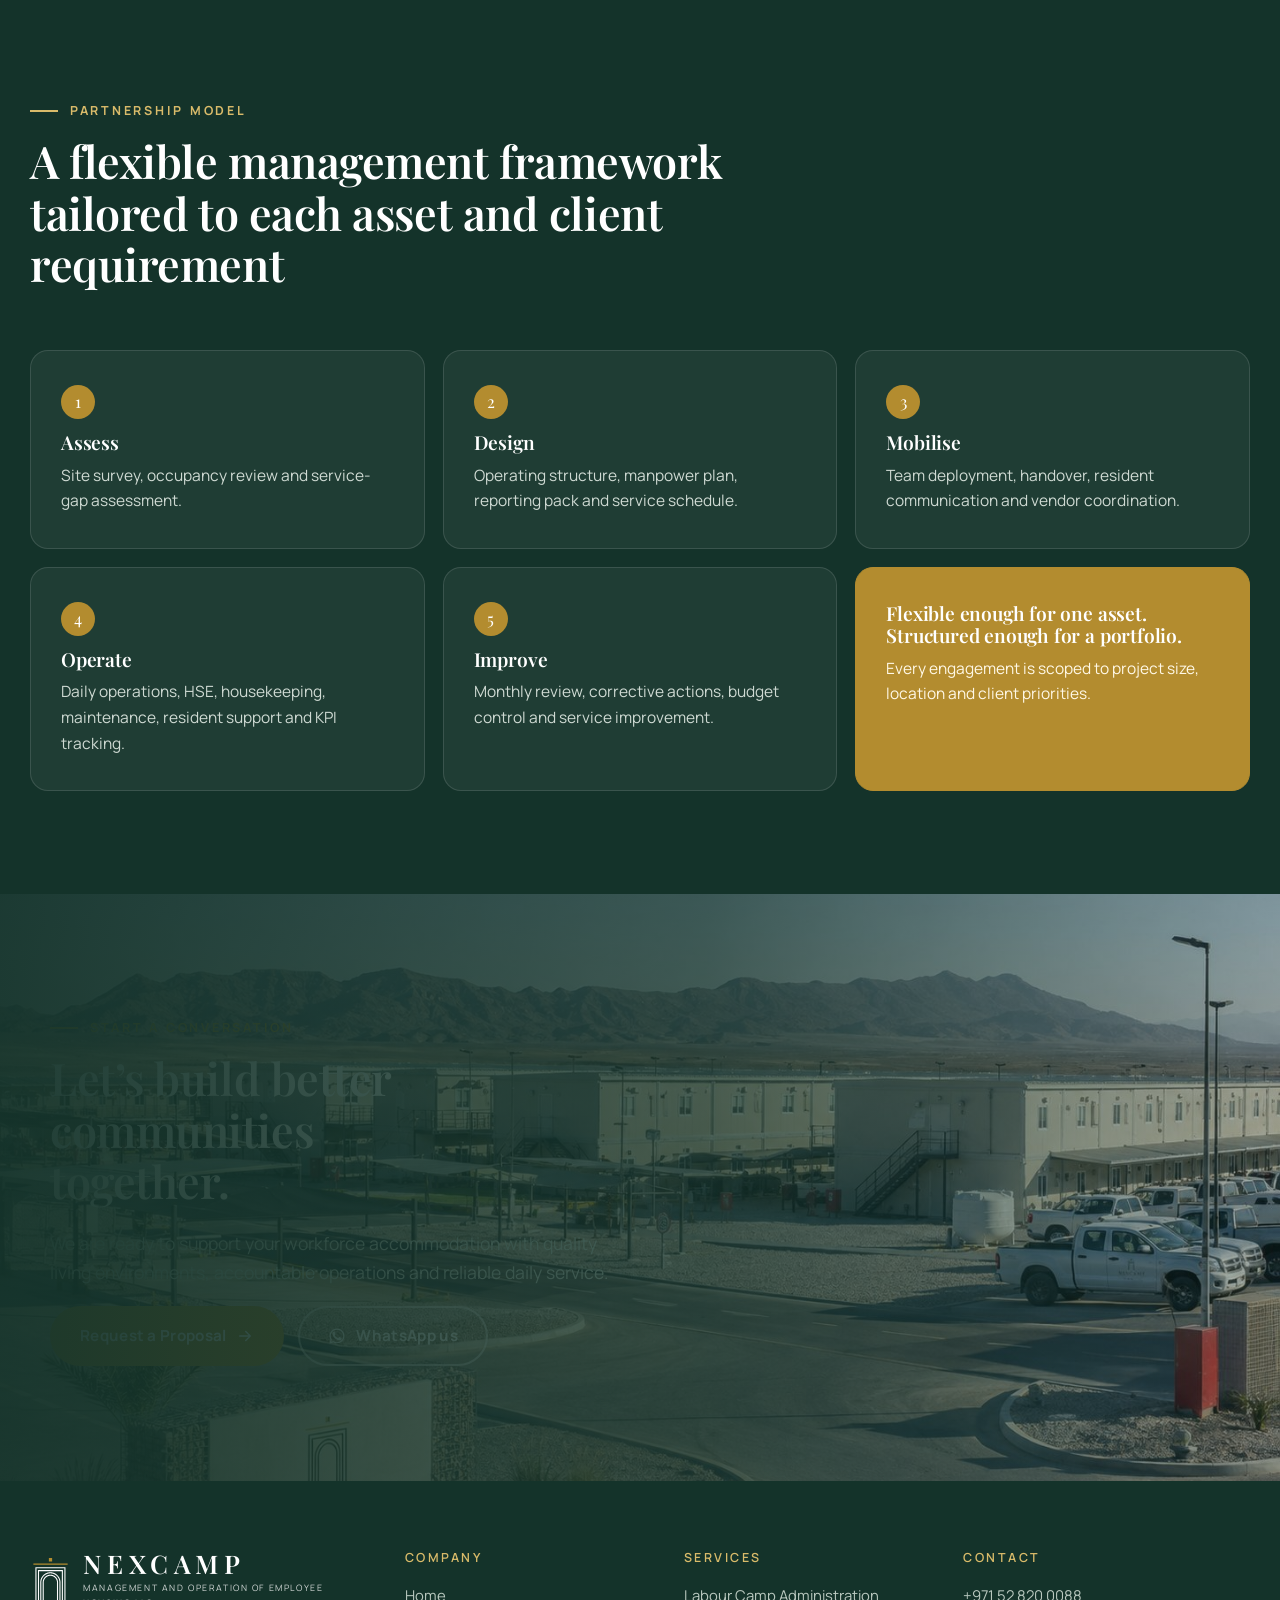
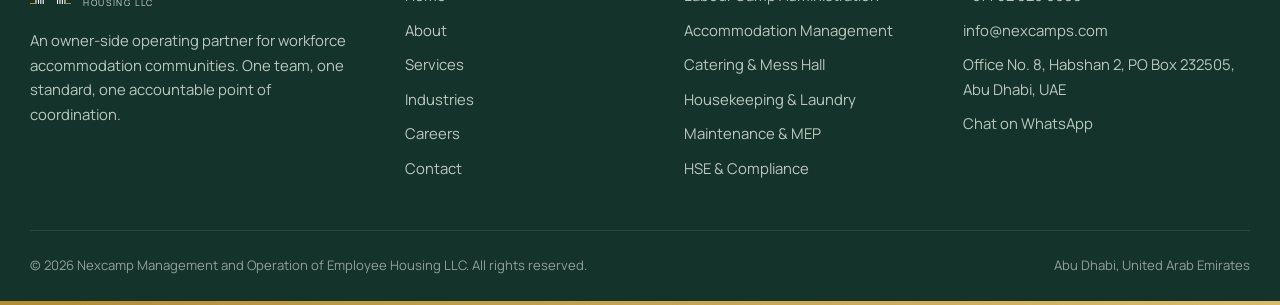
<file: industries.html>
<!DOCTYPE html>
<html lang="en">
<head>
<meta charset="utf-8">
<meta name="viewport" content="width=device-width, initial-scale=1">
<title>Industries | Construction, Oil & Gas, Infrastructure, Industrial, Logistics & Remote Sites | Nexcamp</title>
<meta name="description" content="Nexcamp supports workforce-intensive sectors across the UAE with employee housing management for construction, oil and gas, infrastructure, industrial projects, logistics and remote workforce sites.">
<link rel="canonical" href="https://www.nexcamps.com/industries.html">
<meta property="og:type" content="website">
<meta property="og:site_name" content="Nexcamp">
<meta property="og:title" content="Industries | Construction, Oil & Gas, Infrastructure, Industrial, Logistics & Remote Sites | Nexcamp">
<meta property="og:description" content="Nexcamp supports workforce-intensive sectors across the UAE with employee housing management for construction, oil and gas, infrastructure, industrial projects, logistics and remote workforce sites.">
<meta property="og:url" content="https://www.nexcamps.com/industries.html">
<meta property="og:image" content="https://www.nexcamps.com/img/oil-gas-camp.jpg">
<meta name="twitter:card" content="summary_large_image">
<meta name="theme-color" content="#1f4a3a">
<link rel="icon" type="image/png" sizes="32x32" href="img/brand/icon-32.png">
<link rel="apple-touch-icon" href="img/brand/icon-180.png">
<link rel="preconnect" href="https://fonts.googleapis.com">
<link rel="preconnect" href="https://fonts.gstatic.com" crossorigin>
<link href="https://fonts.googleapis.com/css2?family=Manrope:wght@400;500;600;700;800&family=Playfair+Display:ital,wght@0,500;0,600;0,700;1,500&display=swap" rel="stylesheet">
<link rel="stylesheet" href="css/style.css">

</head>
<body>

<header class="header inner">
  <div class="container">
    <a class="brand" href="index.html" aria-label="Nexcamp home">
      <img class="arch-light" src="img/brand/arch-white.svg" alt="" width="38" height="42">
      <img class="arch-dark" src="img/brand/arch.svg" alt="" width="38" height="42">
      <span class="wordmark">NEXCAMP</span>
    </a>
    <nav class="nav" aria-label="Main"><a href="index.html">Home</a><a href="about.html">About</a><a href="services.html">Services</a><a href="industries.html">Industries</a><a href="careers.html">Careers</a><a href="contact.html">Contact</a><a class="btn btn-gold" href="contact.html#enquiry">Request a Proposal</a></nav>
    <button class="burger" aria-label="Open menu" aria-expanded="false"><span></span><span></span><span></span></button>
  </div>
</header>
<div class="mobile-nav" aria-label="Mobile menu">
  <a href="index.html">Home</a><a href="about.html">About</a><a href="services.html">Services</a><a href="industries.html">Industries</a><a href="careers.html">Careers</a><a href="contact.html">Contact</a>
  <a class="btn btn-gold" href="contact.html#enquiry">Request a Proposal</a>
  <div class="contact-mini">+971 52 820 0088<br>info@nexcamps.com</div>
</div>

<section class="page-hero">
  <div class="media"><img src="img/oil-gas-camp.jpg" alt=""></div>
  <div class="container content">
    <div class="crumbs"><a href="index.html">Home</a><span>/</span>Industries</div>
    <h1>Employee housing solutions for workforce-intensive sectors</h1>
    <p>Flexible enough for one asset. Structured enough for a portfolio.</p>
  </div>
</section>

<section class="section tight"><div class="container"><div class="industries"><a class="ind reveal d1" href="industries.html#construction"><img src="img/construction-site-camp.jpg" alt="Construction workforce accommodation" loading="lazy"><div class="cap"><h3>Construction</h3><p>Project delivery and major construction sites</p></div></a><a class="ind reveal d2" href="industries.html#oil-and-gas"><img src="img/oil-gas-camp.jpg" alt="Oil & Gas workforce accommodation" loading="lazy"><div class="cap"><h3>Oil & Gas</h3><p>Remote and industrial workforce communities</p></div></a><a class="ind reveal d3" href="industries.html#infrastructure"><img src="img/infrastructure.jpg" alt="Infrastructure workforce accommodation" loading="lazy"><div class="cap"><h3>Infrastructure</h3><p>Large, multi-stakeholder delivery programmes</p></div></a><a class="ind reveal d1" href="industries.html#industrial-projects"><img src="img/industrial.jpg" alt="Industrial Projects workforce accommodation" loading="lazy"><div class="cap"><h3>Industrial Projects</h3><p>Manufacturing and process facilities</p></div></a><a class="ind reveal d2" href="industries.html#logistics"><img src="img/logistics.jpg" alt="Logistics workforce accommodation" loading="lazy"><div class="cap"><h3>Logistics</h3><p>Transport depots and operational hubs</p></div></a><a class="ind reveal d3" href="industries.html#remote-workforce-sites"><img src="img/remote-site.jpg" alt="Remote Workforce Sites workforce accommodation" loading="lazy"><div class="cap"><h3>Remote Workforce Sites</h3><p>Distributed workforce and site camps</p></div></a></div></div></section>

<section class="section " id="construction" style="padding-block:clamp(48px,6vw,80px)">
  <div class="container split">
    <div class="reveal"><div class="photo-stack"><div class="main"><img src="img/construction-site-camp.jpg" alt="Construction" loading="lazy"></div></div></div>
    <div class="text reveal d2"><span class="eyebrow">Project delivery and major construction sites</span><h2>Construction</h2><p class="lead">Project-delivery camps need fast mobilisation, tight occupancy control and coordination with multiple subcontractors. Nexcamp brings order to high-turnover environments and keeps welfare standards consistent through every project phase.</p><a class="btn btn-outline-green" href="contact.html#enquiry">Discuss your site <svg viewBox="0 0 24 24" fill="none" stroke="currentColor" stroke-width="2" stroke-linecap="round" stroke-linejoin="round"><path d="M5 12h14M13 6l6 6-6 6"/></svg></a></div>
  </div>
</section>
<section class="section bg-cream" id="oil-and-gas" style="padding-block:clamp(48px,6vw,80px)">
  <div class="container split reverse">
    <div class="reveal"><div class="photo-stack"><div class="main"><img src="img/oil-gas-camp.jpg" alt="Oil & Gas" loading="lazy"></div></div></div>
    <div class="text reveal d2"><span class="eyebrow">Remote and industrial workforce communities</span><h2>Oil & Gas</h2><p class="lead">Remote and industrial workforce communities demand rigorous HSE discipline, reliable catering and utilities resilience. Our teams operate to the standards expected of energy-sector clients and their auditors.</p><a class="btn btn-outline-green" href="contact.html#enquiry">Discuss your site <svg viewBox="0 0 24 24" fill="none" stroke="currentColor" stroke-width="2" stroke-linecap="round" stroke-linejoin="round"><path d="M5 12h14M13 6l6 6-6 6"/></svg></a></div>
  </div>
</section>
<section class="section " id="infrastructure" style="padding-block:clamp(48px,6vw,80px)">
  <div class="container split">
    <div class="reveal"><div class="photo-stack"><div class="main"><img src="img/infrastructure.jpg" alt="Infrastructure" loading="lazy"></div></div></div>
    <div class="text reveal d2"><span class="eyebrow">Large, multi-stakeholder delivery programmes</span><h2>Infrastructure</h2><p class="lead">Large, multi-stakeholder programmes require clear reporting lines and scalable service delivery. We provide one accountable coordination point across accommodation, catering, maintenance and security.</p><a class="btn btn-outline-green" href="contact.html#enquiry">Discuss your site <svg viewBox="0 0 24 24" fill="none" stroke="currentColor" stroke-width="2" stroke-linecap="round" stroke-linejoin="round"><path d="M5 12h14M13 6l6 6-6 6"/></svg></a></div>
  </div>
</section>
<section class="section bg-cream" id="industrial-projects" style="padding-block:clamp(48px,6vw,80px)">
  <div class="container split reverse">
    <div class="reveal"><div class="photo-stack"><div class="main"><img src="img/industrial.jpg" alt="Industrial Projects" loading="lazy"></div></div></div>
    <div class="text reveal d2"><span class="eyebrow">Manufacturing and process facilities</span><h2>Industrial Projects</h2><p class="lead">Manufacturing and process facilities rely on a stable, well-rested workforce. We manage housing adjacent to industrial sites with an emphasis on hygiene, shift-pattern catering and quiet, well-maintained rooms.</p><a class="btn btn-outline-green" href="contact.html#enquiry">Discuss your site <svg viewBox="0 0 24 24" fill="none" stroke="currentColor" stroke-width="2" stroke-linecap="round" stroke-linejoin="round"><path d="M5 12h14M13 6l6 6-6 6"/></svg></a></div>
  </div>
</section>
<section class="section " id="logistics" style="padding-block:clamp(48px,6vw,80px)">
  <div class="container split">
    <div class="reveal"><div class="photo-stack"><div class="main"><img src="img/logistics.jpg" alt="Logistics" loading="lazy"></div></div></div>
    <div class="text reveal d2"><span class="eyebrow">Transport depots and operational hubs</span><h2>Logistics</h2><p class="lead">Transport depots and operational hubs run around the clock. Nexcamp aligns housekeeping, mess-hall timing and access control with 24-hour operations.</p><a class="btn btn-outline-green" href="contact.html#enquiry">Discuss your site <svg viewBox="0 0 24 24" fill="none" stroke="currentColor" stroke-width="2" stroke-linecap="round" stroke-linejoin="round"><path d="M5 12h14M13 6l6 6-6 6"/></svg></a></div>
  </div>
</section>
<section class="section bg-cream" id="remote-workforce-sites" style="padding-block:clamp(48px,6vw,80px)">
  <div class="container split reverse">
    <div class="reveal"><div class="photo-stack"><div class="main"><img src="img/remote-site.jpg" alt="Remote Workforce Sites" loading="lazy"></div></div></div>
    <div class="text reveal d2"><span class="eyebrow">Distributed workforce and site camps</span><h2>Remote Workforce Sites</h2><p class="lead">Distributed camps in remote locations need self-sufficient operations, preventive maintenance and dependable supply coordination. We plan for distance so residents never feel it.</p><a class="btn btn-outline-green" href="contact.html#enquiry">Discuss your site <svg viewBox="0 0 24 24" fill="none" stroke="currentColor" stroke-width="2" stroke-linecap="round" stroke-linejoin="round"><path d="M5 12h14M13 6l6 6-6 6"/></svg></a></div>
  </div>
</section>
<section class="section bg-green" id="partnership">
  <div class="container">
    <div class="section-head reveal"><span class="eyebrow">Partnership Model</span><h2>A flexible management framework tailored to each asset and client requirement</h2></div>
    <div class="grid grid-3" style="gap:18px">
      <div class="feature-card reveal d1" style="background:rgba(255,255,255,.05);border-color:rgba(255,255,255,.12)"><span class="num" style="display:inline-grid;place-items:center;width:34px;height:34px;border-radius:50%;background:var(--gold);color:#fff;font-family:var(--serif);margin-bottom:12px">1</span><h3>Assess</h3><p>Site survey, occupancy review and service-gap assessment.</p></div>
      <div class="feature-card reveal d2" style="background:rgba(255,255,255,.05);border-color:rgba(255,255,255,.12)"><span class="num" style="display:inline-grid;place-items:center;width:34px;height:34px;border-radius:50%;background:var(--gold);color:#fff;font-family:var(--serif);margin-bottom:12px">2</span><h3>Design</h3><p>Operating structure, manpower plan, reporting pack and service schedule.</p></div>
      <div class="feature-card reveal d3" style="background:rgba(255,255,255,.05);border-color:rgba(255,255,255,.12)"><span class="num" style="display:inline-grid;place-items:center;width:34px;height:34px;border-radius:50%;background:var(--gold);color:#fff;font-family:var(--serif);margin-bottom:12px">3</span><h3>Mobilise</h3><p>Team deployment, handover, resident communication and vendor coordination.</p></div>
      <div class="feature-card reveal d1" style="background:rgba(255,255,255,.05);border-color:rgba(255,255,255,.12)"><span class="num" style="display:inline-grid;place-items:center;width:34px;height:34px;border-radius:50%;background:var(--gold);color:#fff;font-family:var(--serif);margin-bottom:12px">4</span><h3>Operate</h3><p>Daily operations, HSE, housekeeping, maintenance, resident support and KPI tracking.</p></div>
      <div class="feature-card reveal d2" style="background:rgba(255,255,255,.05);border-color:rgba(255,255,255,.12)"><span class="num" style="display:inline-grid;place-items:center;width:34px;height:34px;border-radius:50%;background:var(--gold);color:#fff;font-family:var(--serif);margin-bottom:12px">5</span><h3>Improve</h3><p>Monthly review, corrective actions, budget control and service improvement.</p></div>
      <div class="feature-card reveal d3" style="background:var(--gold);border-color:var(--gold)"><h3 style="color:#fff">Flexible enough for one asset. Structured enough for a portfolio.</h3><p style="color:#fff8e6">Every engagement is scoped to project size, location and client priorities.</p></div>
    </div>
  </div>
</section>

<section class="cta-band">
  <img src="img/remote-work-site-1.jpg" alt="">
  <div class="container">
    <span class="eyebrow">Start a conversation</span>
    <h2>Let’s build better communities together.</h2>
    <p>We are ready to support your workforce accommodation with quality living environments, accountable operations and reliable daily service.</p>
    <div class="btn-row">
      <a class="btn btn-gold" href="contact.html#enquiry">Request a Proposal <svg viewBox="0 0 24 24" fill="none" stroke="currentColor" stroke-width="2" stroke-linecap="round" stroke-linejoin="round"><path d="M5 12h14M13 6l6 6-6 6"/></svg></a>
      <a class="btn btn-outline" href="https://wa.me/971528200088?text=Hello%20Nexcamp%2C%20I%20would%20like%20to%20discuss%20employee%20housing%20management." target="_blank" rel="noopener"><svg viewBox="0 0 24 24" fill="currentColor"><path d="M17.5 14.4c-.3-.1-1.8-.9-2-1-.3-.1-.5-.1-.7.1-.2.3-.8 1-.9 1.2-.2.2-.3.2-.6.1-.3-.1-1.3-.5-2.4-1.5-.9-.8-1.5-1.8-1.7-2.1-.2-.3 0-.5.1-.6l.4-.5c.1-.2.2-.3.3-.5.1-.2 0-.4 0-.5l-.9-2.2c-.2-.6-.5-.5-.7-.5h-.6c-.2 0-.5.1-.8.4-.3.3-1 1-1 2.5s1.1 2.9 1.2 3.1c.1.2 2.1 3.2 5.1 4.5.7.3 1.3.5 1.7.6.7.2 1.4.2 1.9.1.6-.1 1.8-.7 2-1.4.2-.7.2-1.3.2-1.4-.1-.1-.3-.2-.6-.4zM12 2C6.5 2 2 6.5 2 12c0 1.8.5 3.5 1.3 5L2 22l5.2-1.4c1.5.8 3.1 1.2 4.8 1.2 5.5 0 10-4.5 10-10S17.5 2 12 2zm0 18.2c-1.5 0-3-.4-4.3-1.2l-.3-.2-3.1.8.8-3-.2-.3C4 15 3.7 13.5 3.7 12c0-4.6 3.7-8.3 8.3-8.3s8.3 3.7 8.3 8.3-3.7 8.2-8.3 8.2z"/></svg> WhatsApp us</a>
    </div>
  </div>
</section>


<footer class="footer">
  <div class="container">
    <div class="top">
      <div>
        <a class="brand" href="index.html"><img src="img/brand/arch-white.svg" alt="" width="42" height="46"><span><span class="wordmark">NEXCAMP</span><span class="tagline">Management and Operation of Employee Housing LLC</span></span></a>
        <p>An owner-side operating partner for workforce accommodation communities. One team, one standard, one accountable point of coordination.</p>
      </div>
      <div>
        <h4>Company</h4>
        <ul><li><a href="index.html">Home</a></li><li><a href="about.html">About</a></li><li><a href="services.html">Services</a></li><li><a href="industries.html">Industries</a></li><li><a href="careers.html">Careers</a></li><li><a href="contact.html">Contact</a></li></ul>
      </div>
      <div>
        <h4>Services</h4>
        <ul>
          <li><a href="services.html#administration">Labour Camp Administration</a></li>
          <li><a href="services.html#accommodation">Accommodation Management</a></li>
          <li><a href="services.html#catering">Catering &amp; Mess Hall</a></li>
          <li><a href="services.html#housekeeping">Housekeeping &amp; Laundry</a></li>
          <li><a href="services.html#maintenance">Maintenance &amp; MEP</a></li>
          <li><a href="services.html#hse">HSE &amp; Compliance</a></li>
        </ul>
      </div>
      <div>
        <h4>Contact</h4>
        <ul>
          <li><a href="tel:+971528200088">+971 52 820 0088</a></li>
          <li><a href="mailto:info@nexcamps.com">info@nexcamps.com</a></li>
          <li>Office No. 8, Habshan 2, PO Box 232505, Abu Dhabi, UAE</li>
          <li><a href="https://wa.me/971528200088?text=Hello%20Nexcamp%2C%20I%20would%20like%20to%20discuss%20employee%20housing%20management." target="_blank" rel="noopener">Chat on WhatsApp</a></li>
        </ul>
      </div>
    </div>
    <div class="bottom">
      <span>© <span data-year></span> Nexcamp Management and Operation of Employee Housing LLC. All rights reserved.</span>
      <span>Abu Dhabi, United Arab Emirates</span>
    </div>
  </div>
  <div class="gold-line"></div>
</footer>
<a class="wa-float" href="https://wa.me/971528200088?text=Hello%20Nexcamp%2C%20I%20would%20like%20to%20discuss%20employee%20housing%20management." target="_blank" rel="noopener" aria-label="Chat with Nexcamp on WhatsApp"><svg viewBox="0 0 24 24" fill="currentColor"><path d="M17.5 14.4c-.3-.1-1.8-.9-2-1-.3-.1-.5-.1-.7.1-.2.3-.8 1-.9 1.2-.2.2-.3.2-.6.1-.3-.1-1.3-.5-2.4-1.5-.9-.8-1.5-1.8-1.7-2.1-.2-.3 0-.5.1-.6l.4-.5c.1-.2.2-.3.3-.5.1-.2 0-.4 0-.5l-.9-2.2c-.2-.6-.5-.5-.7-.5h-.6c-.2 0-.5.1-.8.4-.3.3-1 1-1 2.5s1.1 2.9 1.2 3.1c.1.2 2.1 3.2 5.1 4.5.7.3 1.3.5 1.7.6.7.2 1.4.2 1.9.1.6-.1 1.8-.7 2-1.4.2-.7.2-1.3.2-1.4-.1-.1-.3-.2-.6-.4zM12 2C6.5 2 2 6.5 2 12c0 1.8.5 3.5 1.3 5L2 22l5.2-1.4c1.5.8 3.1 1.2 4.8 1.2 5.5 0 10-4.5 10-10S17.5 2 12 2zm0 18.2c-1.5 0-3-.4-4.3-1.2l-.3-.2-3.1.8.8-3-.2-.3C4 15 3.7 13.5 3.7 12c0-4.6 3.7-8.3 8.3-8.3s8.3 3.7 8.3 8.3-3.7 8.2-8.3 8.2z"/></svg><span>WhatsApp</span></a>
<button class="to-top" aria-label="Back to top"><svg viewBox="0 0 24 24" fill="none" stroke="currentColor" stroke-width="2.2" stroke-linecap="round" stroke-linejoin="round"><path d="M12 19V5M5 12l7-7 7 7"/></svg></button>
<script src="js/main.js"></script>
</body>
</html>
</file>
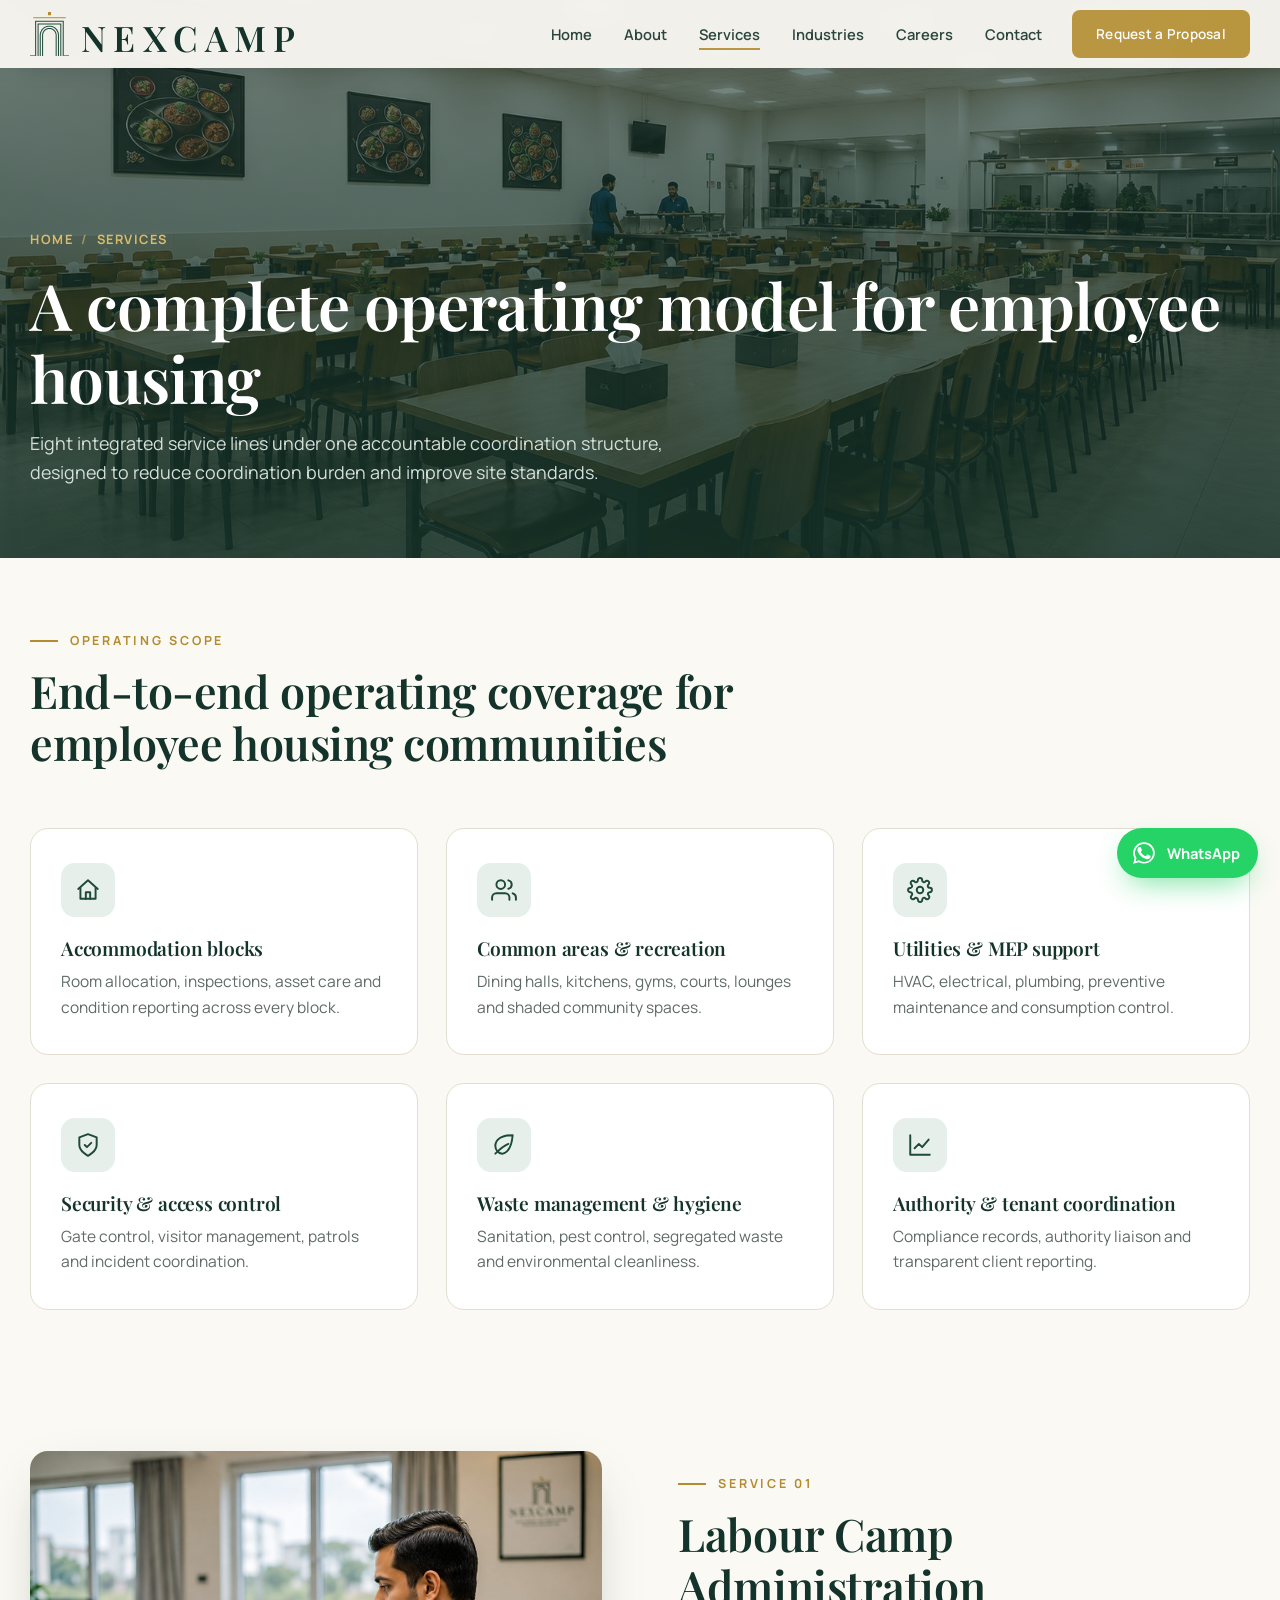
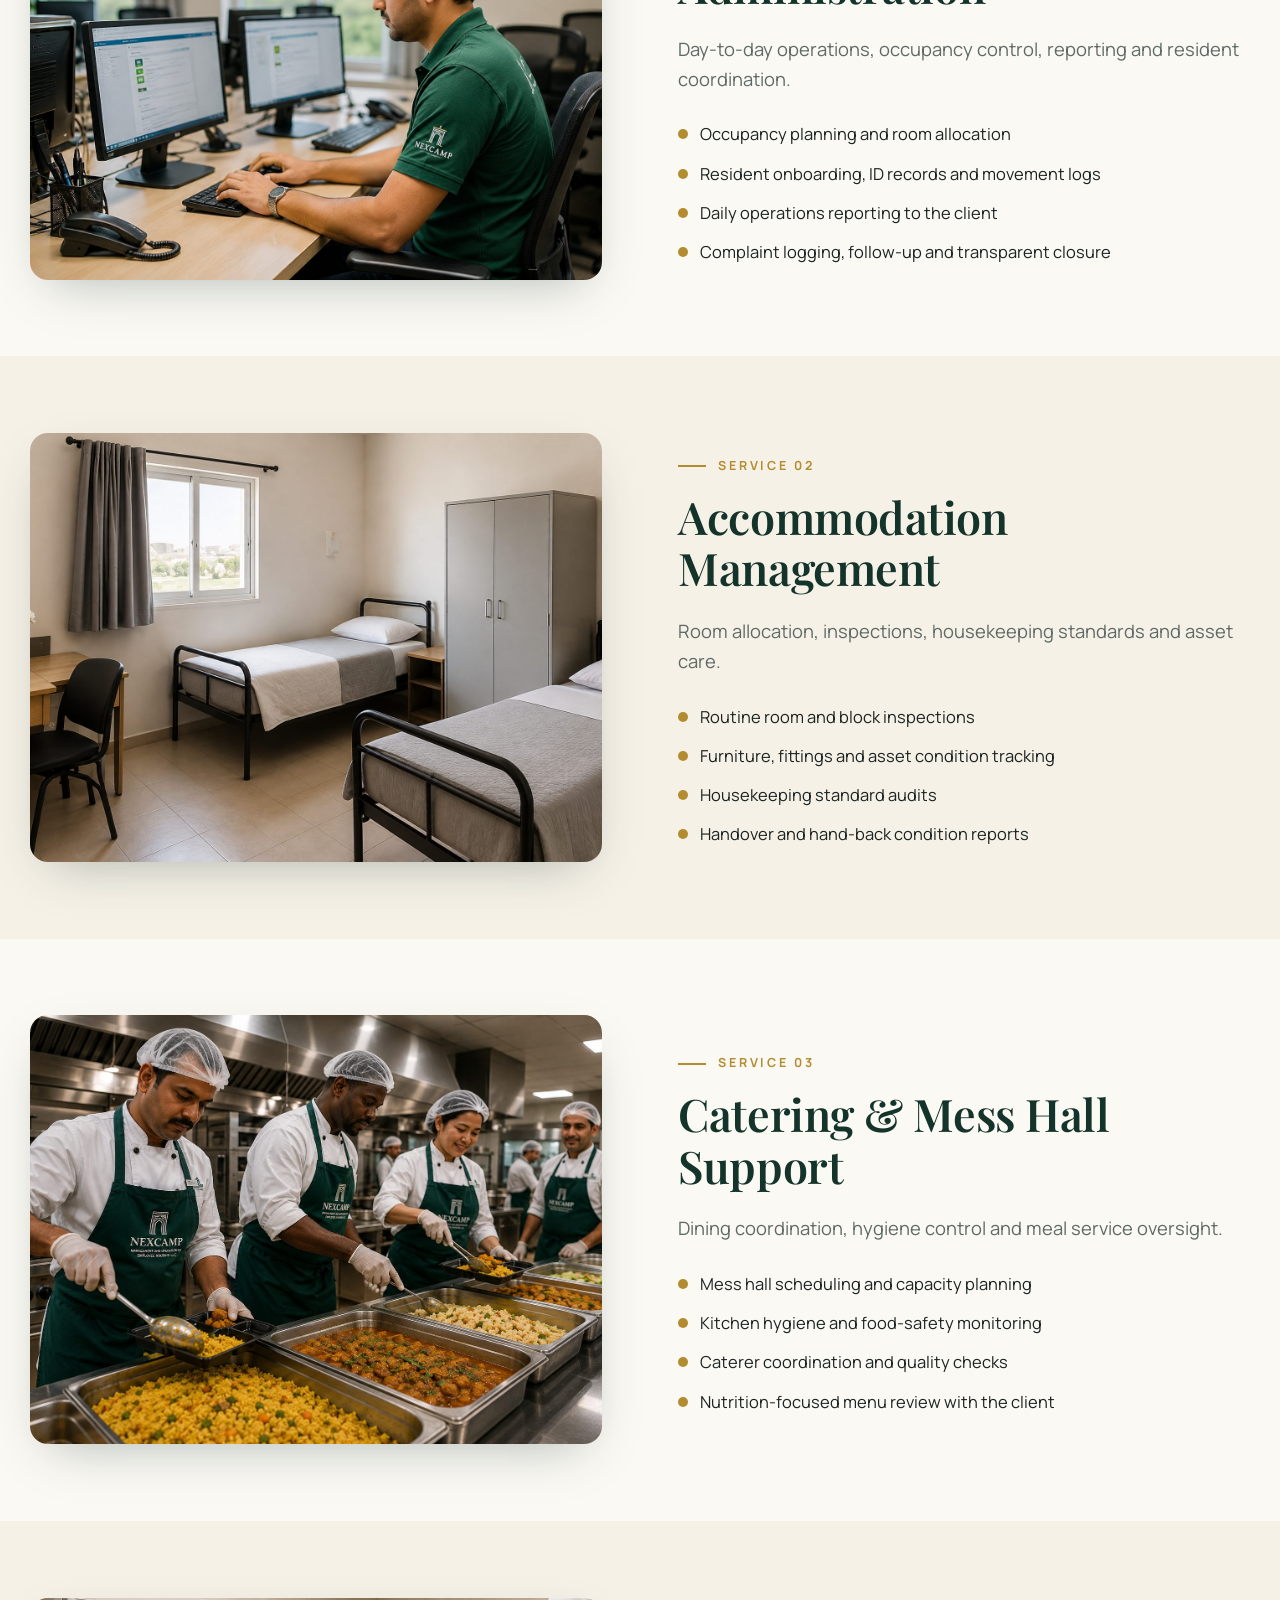
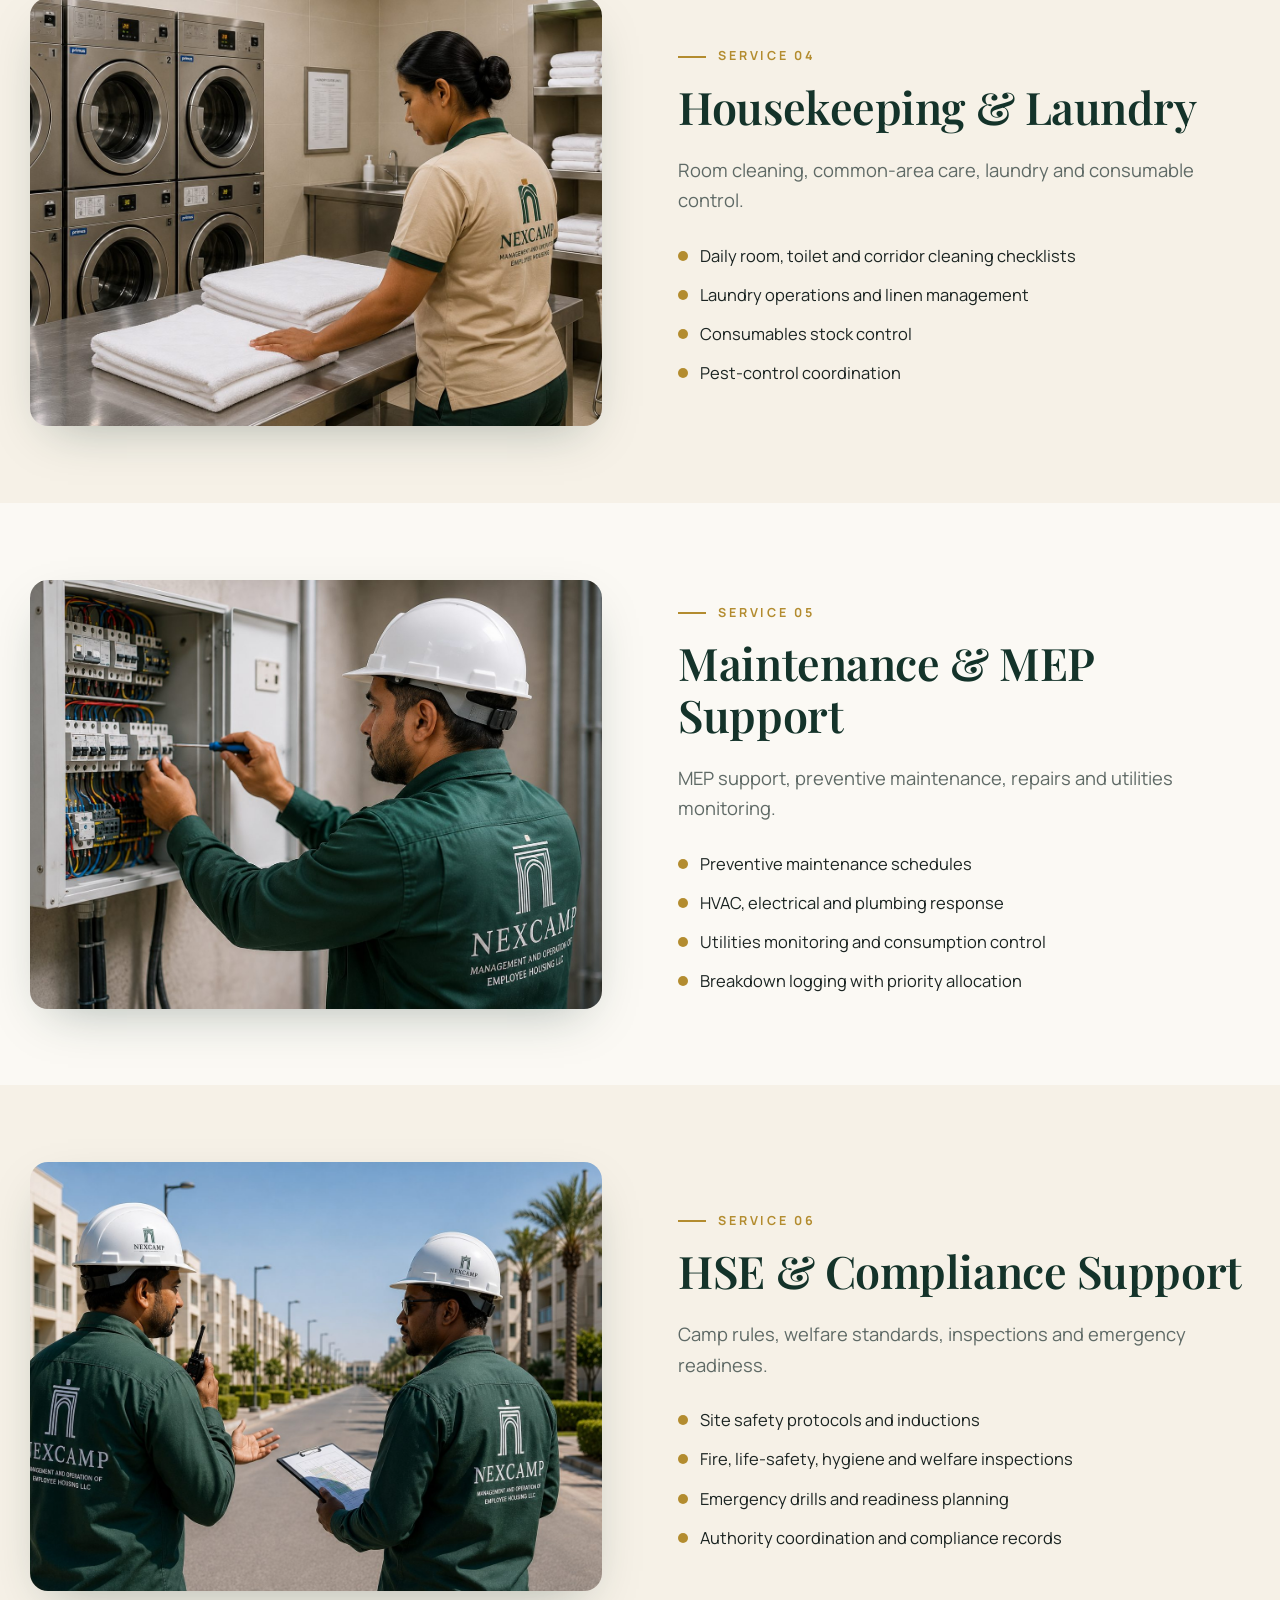
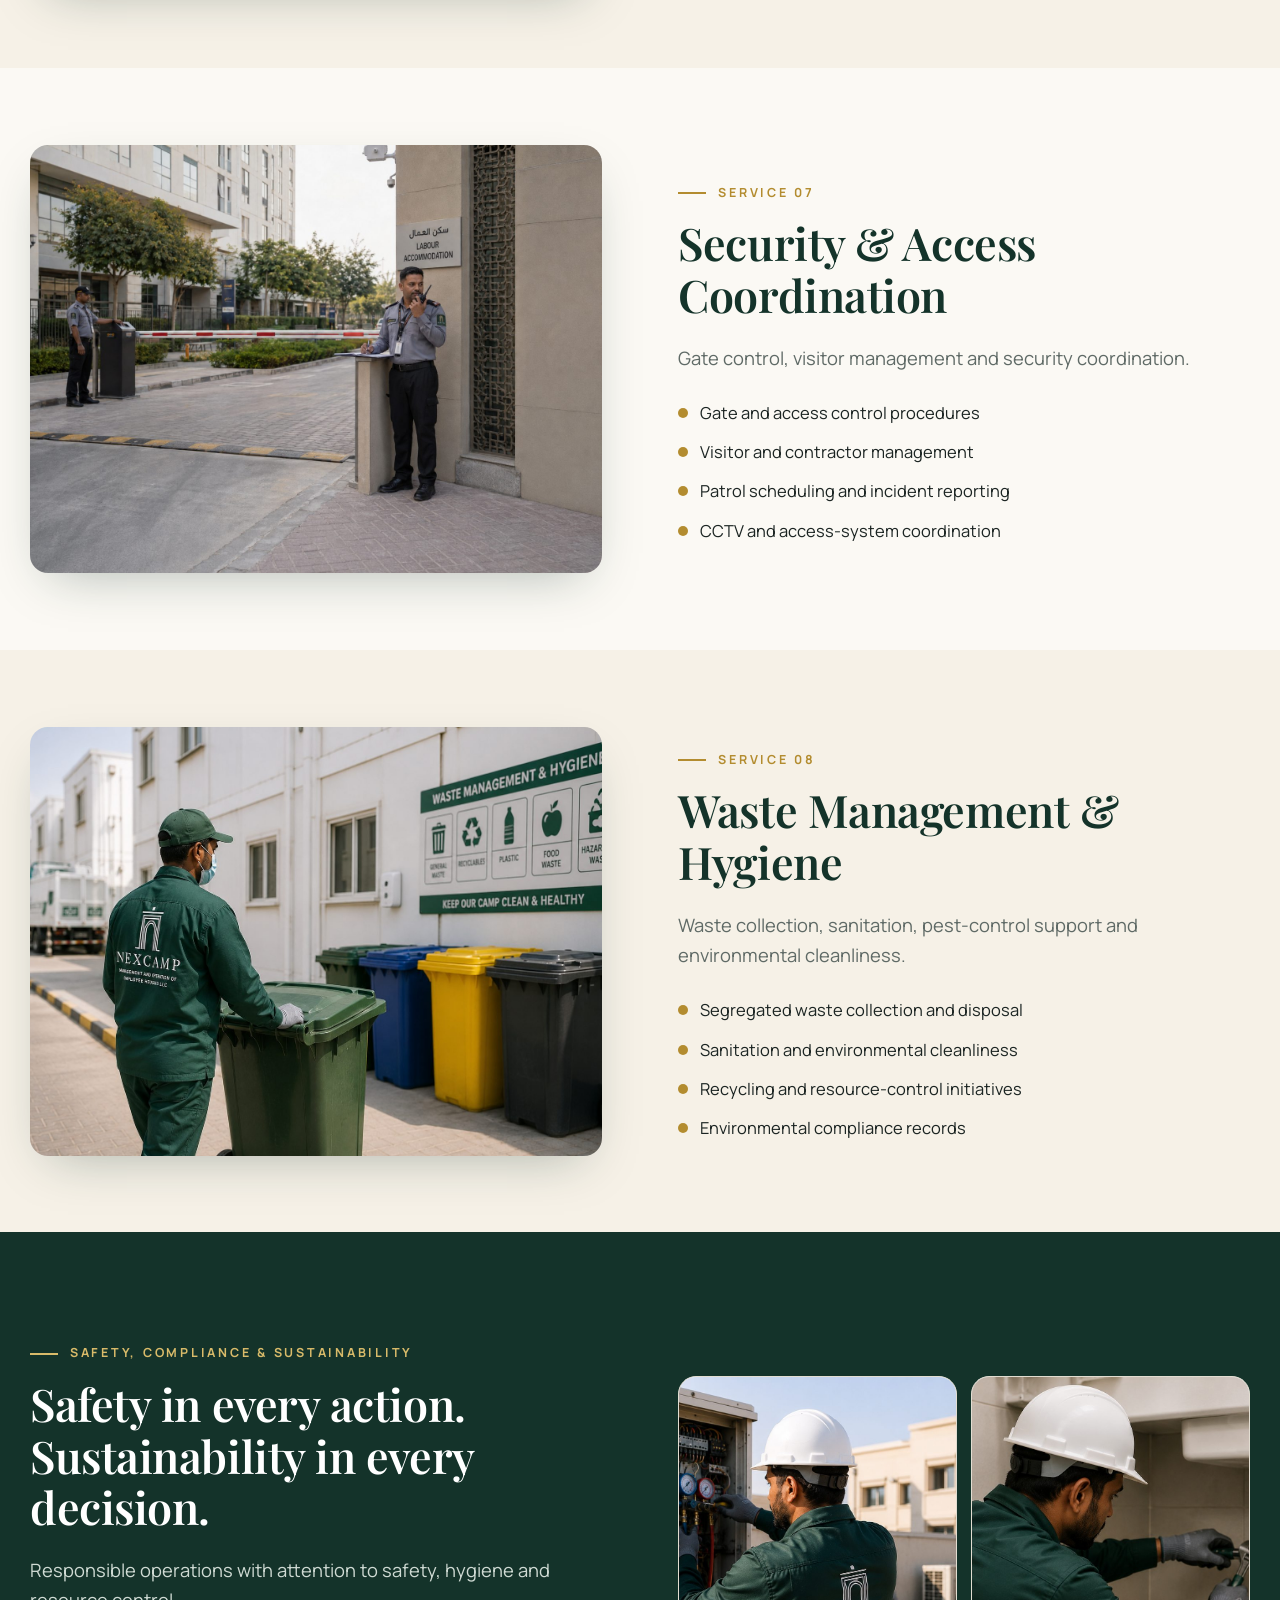
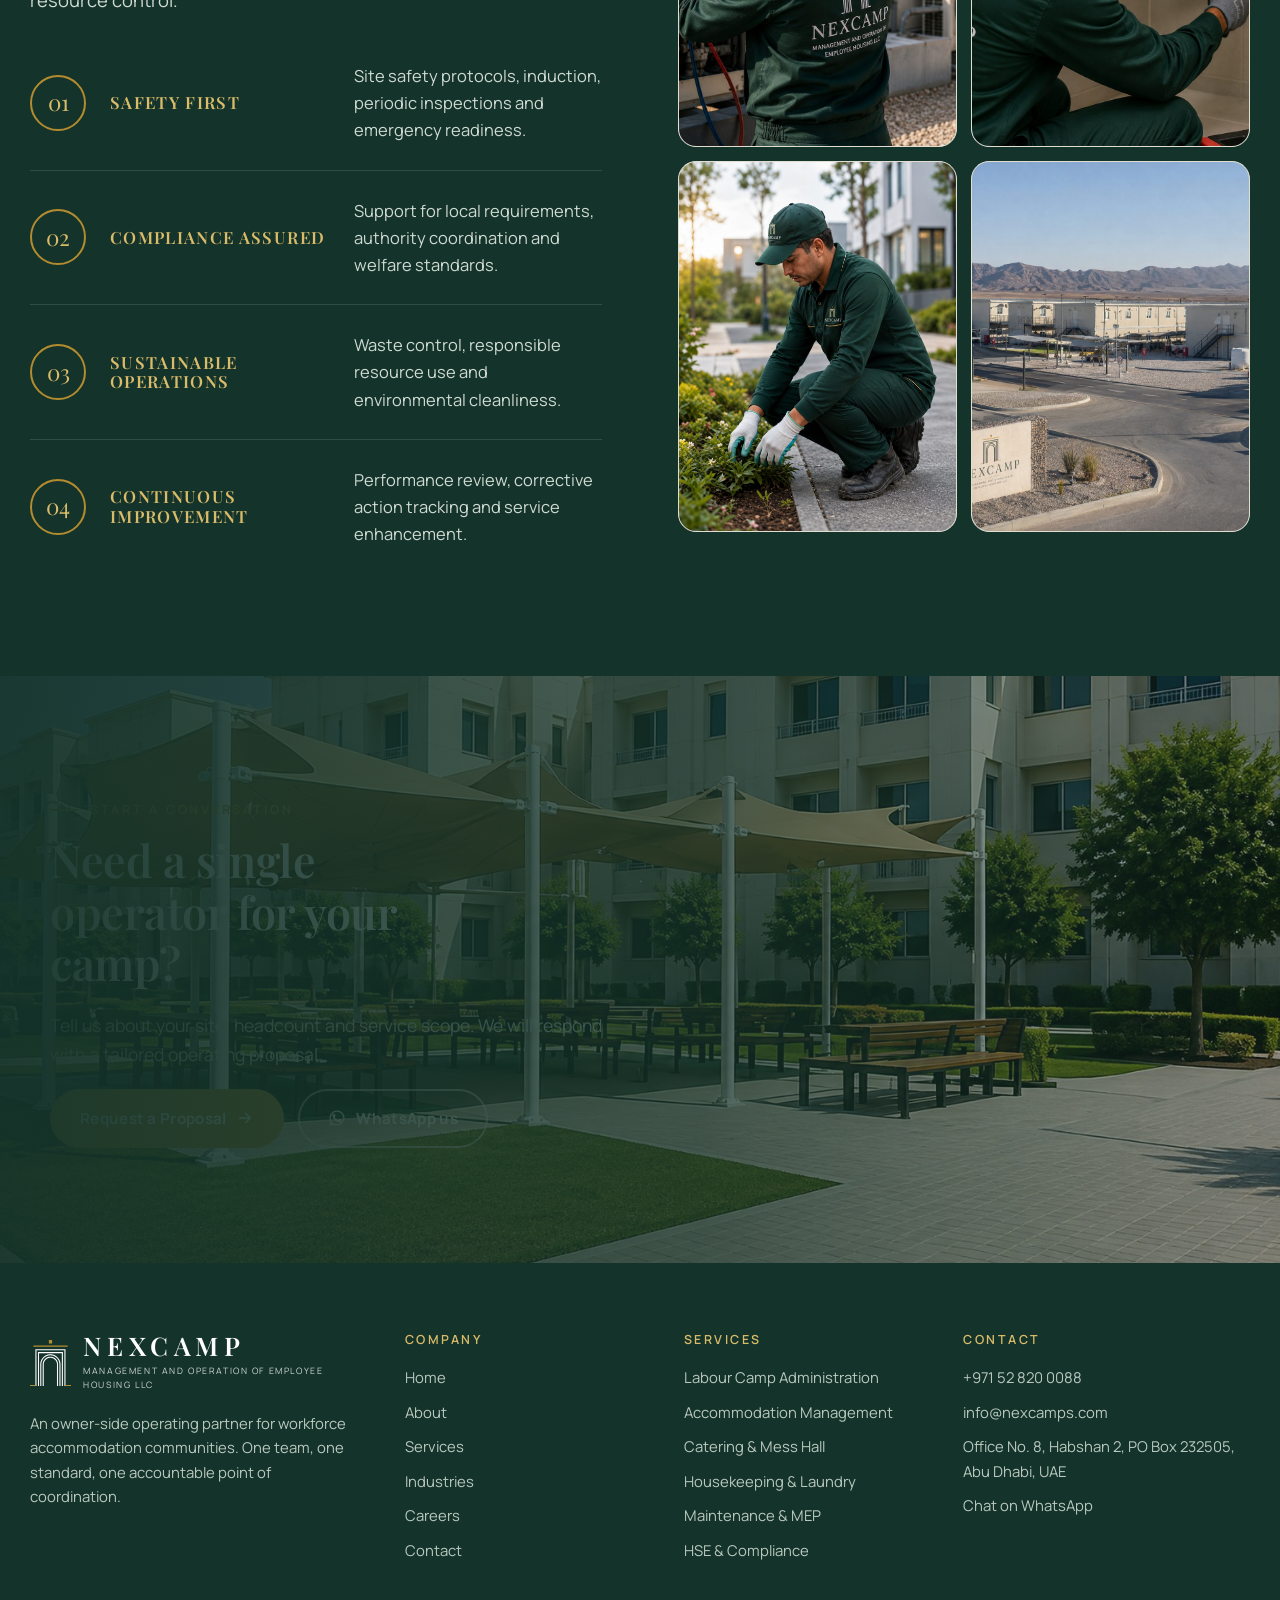
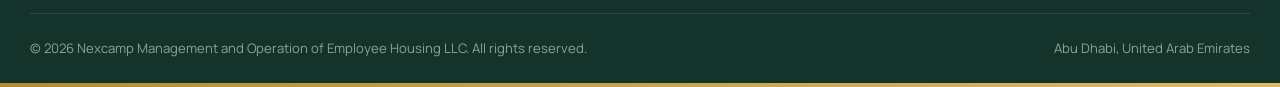
<file: services.html>
<!DOCTYPE html>
<html lang="en">
<head>
<meta charset="utf-8">
<meta name="viewport" content="width=device-width, initial-scale=1">
<title>Services | Camp Administration, Catering, Housekeeping, Maintenance, HSE & Security | Nexcamp</title>
<meta name="description" content="Nexcamp's service portfolio for employee housing: labour camp administration, accommodation management, catering and mess hall, housekeeping and laundry, maintenance and MEP, HSE compliance, security and waste management.">
<link rel="canonical" href="https://www.nexcamps.com/services.html">
<meta property="og:type" content="website">
<meta property="og:site_name" content="Nexcamp">
<meta property="og:title" content="Services | Camp Administration, Catering, Housekeeping, Maintenance, HSE & Security | Nexcamp">
<meta property="og:description" content="Nexcamp's service portfolio for employee housing: labour camp administration, accommodation management, catering and mess hall, housekeeping and laundry, maintenance and MEP, HSE compliance, security and waste management.">
<meta property="og:url" content="https://www.nexcamps.com/services.html">
<meta property="og:image" content="https://www.nexcamps.com/img/dining-room-1.jpg">
<meta name="twitter:card" content="summary_large_image">
<meta name="theme-color" content="#1f4a3a">
<link rel="icon" type="image/png" sizes="32x32" href="img/brand/icon-32.png">
<link rel="apple-touch-icon" href="img/brand/icon-180.png">
<link rel="preconnect" href="https://fonts.googleapis.com">
<link rel="preconnect" href="https://fonts.gstatic.com" crossorigin>
<link href="https://fonts.googleapis.com/css2?family=Manrope:wght@400;500;600;700;800&family=Playfair+Display:ital,wght@0,500;0,600;0,700;1,500&display=swap" rel="stylesheet">
<link rel="stylesheet" href="css/style.css">

</head>
<body>

<header class="header inner">
  <div class="container">
    <a class="brand" href="index.html" aria-label="Nexcamp home">
      <img class="arch-light" src="img/brand/arch-white.svg" alt="" width="38" height="42">
      <img class="arch-dark" src="img/brand/arch.svg" alt="" width="38" height="42">
      <span class="wordmark">NEXCAMP</span>
    </a>
    <nav class="nav" aria-label="Main"><a href="index.html">Home</a><a href="about.html">About</a><a href="services.html">Services</a><a href="industries.html">Industries</a><a href="careers.html">Careers</a><a href="contact.html">Contact</a><a class="btn btn-gold" href="contact.html#enquiry">Request a Proposal</a></nav>
    <button class="burger" aria-label="Open menu" aria-expanded="false"><span></span><span></span><span></span></button>
  </div>
</header>
<div class="mobile-nav" aria-label="Mobile menu">
  <a href="index.html">Home</a><a href="about.html">About</a><a href="services.html">Services</a><a href="industries.html">Industries</a><a href="careers.html">Careers</a><a href="contact.html">Contact</a>
  <a class="btn btn-gold" href="contact.html#enquiry">Request a Proposal</a>
  <div class="contact-mini">+971 52 820 0088<br>info@nexcamps.com</div>
</div>

<section class="page-hero">
  <div class="media"><img src="img/dining-room-1.jpg" alt=""></div>
  <div class="container content">
    <div class="crumbs"><a href="index.html">Home</a><span>/</span>Services</div>
    <h1>A complete operating model for employee housing</h1>
    <p>Eight integrated service lines under one accountable coordination structure, designed to reduce coordination burden and improve site standards.</p>
  </div>
</section>

<section class="section tight">
  <div class="container">
    <div class="section-head reveal"><span class="eyebrow">Operating Scope</span><h2>End-to-end operating coverage for employee housing communities</h2></div>
    <div class="grid grid-3">
      <div class="feature-card reveal d1"><div class="icon"><svg viewBox="0 0 24 24" fill="none" stroke="currentColor" stroke-width="1.8" stroke-linecap="round" stroke-linejoin="round"><path d="M3 11 12 3l9 8"/><path d="M5 10v10h14V10"/><path d="M10 20v-6h4v6"/></svg></div><h3>Accommodation blocks</h3><p>Room allocation, inspections, asset care and condition reporting across every block.</p></div>
      <div class="feature-card reveal d2"><div class="icon"><svg viewBox="0 0 24 24" fill="none" stroke="currentColor" stroke-width="1.8" stroke-linecap="round" stroke-linejoin="round"><path d="M17 21v-2a4 4 0 0 0-4-4H5a4 4 0 0 0-4 4v2"/><circle cx="9" cy="7" r="4"/><path d="M23 21v-2a4 4 0 0 0-3-3.9M16 3.1a4 4 0 0 1 0 7.8"/></svg></div><h3>Common areas &amp; recreation</h3><p>Dining halls, kitchens, gyms, courts, lounges and shaded community spaces.</p></div>
      <div class="feature-card reveal d3"><div class="icon"><svg viewBox="0 0 24 24" fill="none" stroke="currentColor" stroke-width="1.8" stroke-linecap="round" stroke-linejoin="round"><circle cx="12" cy="12" r="3"/><path d="M19.4 15a1.7 1.7 0 0 0 .3 1.8l.1.1a2 2 0 1 1-2.8 2.8l-.1-.1a1.7 1.7 0 0 0-1.8-.3 1.7 1.7 0 0 0-1 1.5V21a2 2 0 1 1-4 0v-.1a1.7 1.7 0 0 0-1.1-1.5 1.7 1.7 0 0 0-1.8.3l-.1.1a2 2 0 1 1-2.8-2.8l.1-.1a1.7 1.7 0 0 0 .3-1.8 1.7 1.7 0 0 0-1.5-1H3a2 2 0 1 1 0-4h.1a1.7 1.7 0 0 0 1.5-1.1 1.7 1.7 0 0 0-.3-1.8l-.1-.1a2 2 0 1 1 2.8-2.8l.1.1a1.7 1.7 0 0 0 1.8.3H9a1.7 1.7 0 0 0 1-1.5V3a2 2 0 1 1 4 0v.1a1.7 1.7 0 0 0 1 1.5 1.7 1.7 0 0 0 1.8-.3l.1-.1a2 2 0 1 1 2.8 2.8l-.1.1a1.7 1.7 0 0 0-.3 1.8V9a1.7 1.7 0 0 0 1.5 1H21a2 2 0 1 1 0 4h-.1a1.7 1.7 0 0 0-1.5 1z"/></svg></div><h3>Utilities &amp; MEP support</h3><p>HVAC, electrical, plumbing, preventive maintenance and consumption control.</p></div>
      <div class="feature-card reveal d1"><div class="icon"><svg viewBox="0 0 24 24" fill="none" stroke="currentColor" stroke-width="1.8" stroke-linecap="round" stroke-linejoin="round"><path d="M12 22s8-4 8-10V5l-8-3-8 3v7c0 6 8 10 8 10z"/><path d="m9 12 2 2 4-4"/></svg></div><h3>Security &amp; access control</h3><p>Gate control, visitor management, patrols and incident coordination.</p></div>
      <div class="feature-card reveal d2"><div class="icon"><svg viewBox="0 0 24 24" fill="none" stroke="currentColor" stroke-width="1.8" stroke-linecap="round" stroke-linejoin="round"><path d="M11 20A7 7 0 0 1 4 13c0-6 5-10 16-10-1 11-5 16-9 17z"/><path d="M4 20c4-4 7-7 12-9"/></svg></div><h3>Waste management &amp; hygiene</h3><p>Sanitation, pest control, segregated waste and environmental cleanliness.</p></div>
      <div class="feature-card reveal d3"><div class="icon"><svg viewBox="0 0 24 24" fill="none" stroke="currentColor" stroke-width="1.8" stroke-linecap="round" stroke-linejoin="round"><path d="M3 3v18h18"/><path d="m7 15 4-4 3 3 6-7"/></svg></div><h3>Authority &amp; tenant coordination</h3><p>Compliance records, authority liaison and transparent client reporting.</p></div>
    </div>
  </div>
</section>

<section class="section " id="administration" style="padding-block:clamp(48px,6vw,80px)">
  <div class="container split">
    <div class="reveal"><div class="photo-stack"><div class="main"><img src="img/camp-office.jpg" alt="Labour Camp Administration" loading="lazy"></div></div></div>
    <div class="text reveal d2">
      <span class="eyebrow">Service 01</span>
      <h2>Labour Camp Administration</h2>
      <p class="lead">Day-to-day operations, occupancy control, reporting and resident coordination.</p>
      <ul class="checklist"><li><span>Occupancy planning and room allocation</span></li><li><span>Resident onboarding, ID records and movement logs</span></li><li><span>Daily operations reporting to the client</span></li><li><span>Complaint logging, follow-up and transparent closure</span></li></ul>
    </div>
  </div>
</section>
<section class="section bg-cream" id="accommodation" style="padding-block:clamp(48px,6vw,80px)">
  <div class="container split reverse">
    <div class="reveal"><div class="photo-stack"><div class="main"><img src="img/room-1.jpg" alt="Accommodation Management" loading="lazy"></div></div></div>
    <div class="text reveal d2">
      <span class="eyebrow">Service 02</span>
      <h2>Accommodation Management</h2>
      <p class="lead">Room allocation, inspections, housekeeping standards and asset care.</p>
      <ul class="checklist"><li><span>Routine room and block inspections</span></li><li><span>Furniture, fittings and asset condition tracking</span></li><li><span>Housekeeping standard audits</span></li><li><span>Handover and hand-back condition reports</span></li></ul>
    </div>
  </div>
</section>
<section class="section " id="catering" style="padding-block:clamp(48px,6vw,80px)">
  <div class="container split">
    <div class="reveal"><div class="photo-stack"><div class="main"><img src="img/kitchen-counter.jpg" alt="Catering & Mess Hall Support" loading="lazy"></div></div></div>
    <div class="text reveal d2">
      <span class="eyebrow">Service 03</span>
      <h2>Catering & Mess Hall Support</h2>
      <p class="lead">Dining coordination, hygiene control and meal service oversight.</p>
      <ul class="checklist"><li><span>Mess hall scheduling and capacity planning</span></li><li><span>Kitchen hygiene and food-safety monitoring</span></li><li><span>Caterer coordination and quality checks</span></li><li><span>Nutrition-focused menu review with the client</span></li></ul>
    </div>
  </div>
</section>
<section class="section bg-cream" id="housekeeping" style="padding-block:clamp(48px,6vw,80px)">
  <div class="container split reverse">
    <div class="reveal"><div class="photo-stack"><div class="main"><img src="img/laundry.jpg" alt="Housekeeping & Laundry" loading="lazy"></div></div></div>
    <div class="text reveal d2">
      <span class="eyebrow">Service 04</span>
      <h2>Housekeeping & Laundry</h2>
      <p class="lead">Room cleaning, common-area care, laundry and consumable control.</p>
      <ul class="checklist"><li><span>Daily room, toilet and corridor cleaning checklists</span></li><li><span>Laundry operations and linen management</span></li><li><span>Consumables stock control</span></li><li><span>Pest-control coordination</span></li></ul>
    </div>
  </div>
</section>
<section class="section " id="maintenance" style="padding-block:clamp(48px,6vw,80px)">
  <div class="container split">
    <div class="reveal"><div class="photo-stack"><div class="main"><img src="img/mep.jpg" alt="Maintenance & MEP Support" loading="lazy"></div></div></div>
    <div class="text reveal d2">
      <span class="eyebrow">Service 05</span>
      <h2>Maintenance & MEP Support</h2>
      <p class="lead">MEP support, preventive maintenance, repairs and utilities monitoring.</p>
      <ul class="checklist"><li><span>Preventive maintenance schedules</span></li><li><span>HVAC, electrical and plumbing response</span></li><li><span>Utilities monitoring and consumption control</span></li><li><span>Breakdown logging with priority allocation</span></li></ul>
    </div>
  </div>
</section>
<section class="section bg-cream" id="hse" style="padding-block:clamp(48px,6vw,80px)">
  <div class="container split reverse">
    <div class="reveal"><div class="photo-stack"><div class="main"><img src="img/img-1.jpg" alt="HSE & Compliance Support" loading="lazy"></div></div></div>
    <div class="text reveal d2">
      <span class="eyebrow">Service 06</span>
      <h2>HSE & Compliance Support</h2>
      <p class="lead">Camp rules, welfare standards, inspections and emergency readiness.</p>
      <ul class="checklist"><li><span>Site safety protocols and inductions</span></li><li><span>Fire, life-safety, hygiene and welfare inspections</span></li><li><span>Emergency drills and readiness planning</span></li><li><span>Authority coordination and compliance records</span></li></ul>
    </div>
  </div>
</section>
<section class="section " id="security" style="padding-block:clamp(48px,6vw,80px)">
  <div class="container split">
    <div class="reveal"><div class="photo-stack"><div class="main"><img src="img/security.jpg" alt="Security & Access Coordination" loading="lazy"></div></div></div>
    <div class="text reveal d2">
      <span class="eyebrow">Service 07</span>
      <h2>Security & Access Coordination</h2>
      <p class="lead">Gate control, visitor management and security coordination.</p>
      <ul class="checklist"><li><span>Gate and access control procedures</span></li><li><span>Visitor and contractor management</span></li><li><span>Patrol scheduling and incident reporting</span></li><li><span>CCTV and access-system coordination</span></li></ul>
    </div>
  </div>
</section>
<section class="section bg-cream" id="waste" style="padding-block:clamp(48px,6vw,80px)">
  <div class="container split reverse">
    <div class="reveal"><div class="photo-stack"><div class="main"><img src="img/waste-management.jpg" alt="Waste Management & Hygiene" loading="lazy"></div></div></div>
    <div class="text reveal d2">
      <span class="eyebrow">Service 08</span>
      <h2>Waste Management & Hygiene</h2>
      <p class="lead">Waste collection, sanitation, pest-control support and environmental cleanliness.</p>
      <ul class="checklist"><li><span>Segregated waste collection and disposal</span></li><li><span>Sanitation and environmental cleanliness</span></li><li><span>Recycling and resource-control initiatives</span></li><li><span>Environmental compliance records</span></li></ul>
    </div>
  </div>
</section>
<section class="section bg-green" id="safety">
  <div class="container split">
    <div class="reveal">
      <span class="eyebrow">Safety, Compliance &amp; Sustainability</span>
      <h2>Safety in every action. Sustainability in every decision.</h2>
      <p class="lead">Responsible operations with attention to safety, hygiene and resource control.</p>
      <div class="values">
        <div class="value"><div class="letter">01</div><h3>Safety First</h3><p>Site safety protocols, induction, periodic inspections and emergency readiness.</p></div>
        <div class="value"><div class="letter">02</div><h3>Compliance Assured</h3><p>Support for local requirements, authority coordination and welfare standards.</p></div>
        <div class="value"><div class="letter">03</div><h3>Sustainable Operations</h3><p>Waste control, responsible resource use and environmental cleanliness.</p></div>
        <div class="value"><div class="letter">04</div><h3>Continuous Improvement</h3><p>Performance review, corrective action tracking and service enhancement.</p></div>
      </div>
    </div>
    <div class="reveal d2 grid grid-2" style="gap:14px">
      <div class="card"><div class="thumb" style="aspect-ratio:3/4"><img src="img/hvac-work.jpg" alt="HVAC technician" loading="lazy"></div></div>
      <div class="card"><div class="thumb" style="aspect-ratio:3/4"><img src="img/mep-works.jpg" alt="Plumbing repair" loading="lazy"></div></div>
      <div class="card"><div class="thumb" style="aspect-ratio:3/4"><img src="img/gardener.jpg" alt="Landscaping" loading="lazy"></div></div>
      <div class="card"><div class="thumb" style="aspect-ratio:3/4"><img src="img/remote-work-site-1.jpg" alt="Remote site camp" loading="lazy"></div></div>
    </div>
  </div>
</section>

<section class="cta-band">
  <img src="img/public-area.jpg" alt="">
  <div class="container">
    <span class="eyebrow">Start a conversation</span>
    <h2>Need a single operator for your camp?</h2>
    <p>Tell us about your site, headcount and service scope. We will respond with a tailored operating proposal.</p>
    <div class="btn-row">
      <a class="btn btn-gold" href="contact.html#enquiry">Request a Proposal <svg viewBox="0 0 24 24" fill="none" stroke="currentColor" stroke-width="2" stroke-linecap="round" stroke-linejoin="round"><path d="M5 12h14M13 6l6 6-6 6"/></svg></a>
      <a class="btn btn-outline" href="https://wa.me/971528200088?text=Hello%20Nexcamp%2C%20I%20would%20like%20to%20discuss%20employee%20housing%20management." target="_blank" rel="noopener"><svg viewBox="0 0 24 24" fill="currentColor"><path d="M17.5 14.4c-.3-.1-1.8-.9-2-1-.3-.1-.5-.1-.7.1-.2.3-.8 1-.9 1.2-.2.2-.3.2-.6.1-.3-.1-1.3-.5-2.4-1.5-.9-.8-1.5-1.8-1.7-2.1-.2-.3 0-.5.1-.6l.4-.5c.1-.2.2-.3.3-.5.1-.2 0-.4 0-.5l-.9-2.2c-.2-.6-.5-.5-.7-.5h-.6c-.2 0-.5.1-.8.4-.3.3-1 1-1 2.5s1.1 2.9 1.2 3.1c.1.2 2.1 3.2 5.1 4.5.7.3 1.3.5 1.7.6.7.2 1.4.2 1.9.1.6-.1 1.8-.7 2-1.4.2-.7.2-1.3.2-1.4-.1-.1-.3-.2-.6-.4zM12 2C6.5 2 2 6.5 2 12c0 1.8.5 3.5 1.3 5L2 22l5.2-1.4c1.5.8 3.1 1.2 4.8 1.2 5.5 0 10-4.5 10-10S17.5 2 12 2zm0 18.2c-1.5 0-3-.4-4.3-1.2l-.3-.2-3.1.8.8-3-.2-.3C4 15 3.7 13.5 3.7 12c0-4.6 3.7-8.3 8.3-8.3s8.3 3.7 8.3 8.3-3.7 8.2-8.3 8.2z"/></svg> WhatsApp us</a>
    </div>
  </div>
</section>


<footer class="footer">
  <div class="container">
    <div class="top">
      <div>
        <a class="brand" href="index.html"><img src="img/brand/arch-white.svg" alt="" width="42" height="46"><span><span class="wordmark">NEXCAMP</span><span class="tagline">Management and Operation of Employee Housing LLC</span></span></a>
        <p>An owner-side operating partner for workforce accommodation communities. One team, one standard, one accountable point of coordination.</p>
      </div>
      <div>
        <h4>Company</h4>
        <ul><li><a href="index.html">Home</a></li><li><a href="about.html">About</a></li><li><a href="services.html">Services</a></li><li><a href="industries.html">Industries</a></li><li><a href="careers.html">Careers</a></li><li><a href="contact.html">Contact</a></li></ul>
      </div>
      <div>
        <h4>Services</h4>
        <ul>
          <li><a href="services.html#administration">Labour Camp Administration</a></li>
          <li><a href="services.html#accommodation">Accommodation Management</a></li>
          <li><a href="services.html#catering">Catering &amp; Mess Hall</a></li>
          <li><a href="services.html#housekeeping">Housekeeping &amp; Laundry</a></li>
          <li><a href="services.html#maintenance">Maintenance &amp; MEP</a></li>
          <li><a href="services.html#hse">HSE &amp; Compliance</a></li>
        </ul>
      </div>
      <div>
        <h4>Contact</h4>
        <ul>
          <li><a href="tel:+971528200088">+971 52 820 0088</a></li>
          <li><a href="mailto:info@nexcamps.com">info@nexcamps.com</a></li>
          <li>Office No. 8, Habshan 2, PO Box 232505, Abu Dhabi, UAE</li>
          <li><a href="https://wa.me/971528200088?text=Hello%20Nexcamp%2C%20I%20would%20like%20to%20discuss%20employee%20housing%20management." target="_blank" rel="noopener">Chat on WhatsApp</a></li>
        </ul>
      </div>
    </div>
    <div class="bottom">
      <span>© <span data-year></span> Nexcamp Management and Operation of Employee Housing LLC. All rights reserved.</span>
      <span>Abu Dhabi, United Arab Emirates</span>
    </div>
  </div>
  <div class="gold-line"></div>
</footer>
<a class="wa-float" href="https://wa.me/971528200088?text=Hello%20Nexcamp%2C%20I%20would%20like%20to%20discuss%20employee%20housing%20management." target="_blank" rel="noopener" aria-label="Chat with Nexcamp on WhatsApp"><svg viewBox="0 0 24 24" fill="currentColor"><path d="M17.5 14.4c-.3-.1-1.8-.9-2-1-.3-.1-.5-.1-.7.1-.2.3-.8 1-.9 1.2-.2.2-.3.2-.6.1-.3-.1-1.3-.5-2.4-1.5-.9-.8-1.5-1.8-1.7-2.1-.2-.3 0-.5.1-.6l.4-.5c.1-.2.2-.3.3-.5.1-.2 0-.4 0-.5l-.9-2.2c-.2-.6-.5-.5-.7-.5h-.6c-.2 0-.5.1-.8.4-.3.3-1 1-1 2.5s1.1 2.9 1.2 3.1c.1.2 2.1 3.2 5.1 4.5.7.3 1.3.5 1.7.6.7.2 1.4.2 1.9.1.6-.1 1.8-.7 2-1.4.2-.7.2-1.3.2-1.4-.1-.1-.3-.2-.6-.4zM12 2C6.5 2 2 6.5 2 12c0 1.8.5 3.5 1.3 5L2 22l5.2-1.4c1.5.8 3.1 1.2 4.8 1.2 5.5 0 10-4.5 10-10S17.5 2 12 2zm0 18.2c-1.5 0-3-.4-4.3-1.2l-.3-.2-3.1.8.8-3-.2-.3C4 15 3.7 13.5 3.7 12c0-4.6 3.7-8.3 8.3-8.3s8.3 3.7 8.3 8.3-3.7 8.2-8.3 8.2z"/></svg><span>WhatsApp</span></a>
<button class="to-top" aria-label="Back to top"><svg viewBox="0 0 24 24" fill="none" stroke="currentColor" stroke-width="2.2" stroke-linecap="round" stroke-linejoin="round"><path d="M12 19V5M5 12l7-7 7 7"/></svg></button>
<script src="js/main.js"></script>
</body>
</html>
</file>
<file: css/style.css>
/* ============================================================
   NEXCAMP — Management and Operation of Employee Housing LLC
   Site stylesheet
   ============================================================ */

:root {
  --green: #1f4a3a;
  --green-deep: #14332a;
  --green-soft: #2b6a52;
  --green-tint: #e6efe9;
  --gold: #b38c2f;
  --gold-light: #d9bb6a;
  --gold-tint: #f4ead2;
  --cream: #f6f1e7;
  --ivory: #fbf9f4;
  --white: #ffffff;
  --ink: #1b2422;
  --muted: #5f6a66;
  --line: #e2ddd1;
  --shadow: 0 18px 50px -20px rgba(20, 51, 42, .35);
  --radius: 18px;
  --serif: "Playfair Display", "Georgia", serif;
  --sans: "Manrope", "Segoe UI", Helvetica, Arial, sans-serif;
  --max: 1220px;
  --ease: cubic-bezier(.2, .7, .2, 1);
}

*, *::before, *::after { box-sizing: border-box; }
html { scroll-behavior: smooth; -webkit-text-size-adjust: 100%; }
body {
  margin: 0;
  font-family: var(--sans);
  font-size: 16.5px;
  line-height: 1.65;
  color: var(--ink);
  background: var(--ivory);
  overflow-x: hidden;
}
img { max-width: 100%; display: block; }
a { color: inherit; text-decoration: none; }
h1, h2, h3, h4 { font-family: var(--serif); font-weight: 600; line-height: 1.15; margin: 0 0 .5em; color: var(--green-deep); letter-spacing: -.01em; }
h1 { font-size: clamp(2.3rem, 5vw, 4rem); }
h2 { font-size: clamp(1.9rem, 3.6vw, 2.8rem); }
h3 { font-size: 1.35rem; }
p { margin: 0 0 1.1em; }
.container { width: min(var(--max), calc(100% - 40px)); margin-inline: auto; }
.section { padding: clamp(64px, 8vw, 110px) 0; }
.section.tight { padding: clamp(44px, 5vw, 70px) 0; }
.bg-cream { background: var(--cream); }
.bg-green { background: var(--green-deep); color: #e9efe9; }
.bg-green h2, .bg-green h3, .bg-green h4 { color: #fff; }
.bg-green .eyebrow { color: var(--gold-light); }
.bg-green p { color: #cfdad3; }

/* ---------- Typography helpers ---------- */
.eyebrow {
  display: inline-flex; align-items: center; gap: 12px;
  font-size: .78rem; letter-spacing: .22em; text-transform: uppercase; font-weight: 700; color: var(--gold);
  margin-bottom: 14px;
}
.eyebrow::before { content: ""; width: 28px; height: 2px; background: currentColor; }
.lead { font-size: 1.15rem; color: var(--muted); max-width: 62ch; }
.center { text-align: center; }
.center .eyebrow::before { display: none; }
.center .lead { margin-inline: auto; }
.section-head { margin-bottom: clamp(36px, 5vw, 60px); max-width: 780px; }
.section-head.center { margin-inline: auto; }

/* ---------- Buttons ---------- */
.btn {
  display: inline-flex; align-items: center; gap: 10px;
  padding: 15px 28px; border-radius: 999px; font-weight: 700; font-size: .95rem; letter-spacing: .02em;
  border: 2px solid transparent; cursor: pointer; transition: transform .25s var(--ease), background .25s, color .25s, box-shadow .25s;
  font-family: var(--sans);
}
.btn svg { width: 18px; height: 18px; }
.btn-gold { background: var(--gold); color: #fff; }
.btn-gold:hover { background: #9d7a27; transform: translateY(-2px); box-shadow: 0 12px 24px -10px rgba(179,140,47,.6); }
.btn-green { background: var(--green); color: #fff; }
.btn-green:hover { background: var(--green-deep); transform: translateY(-2px); }
.btn-outline { border-color: rgba(255,255,255,.55); color: #fff; }
.btn-outline:hover { background: #fff; color: var(--green-deep); }
.btn-outline-green { border-color: var(--green); color: var(--green); }
.btn-outline-green:hover { background: var(--green); color: #fff; }
.btn-row { display: flex; gap: 14px; flex-wrap: wrap; }

/* ---------- Header ---------- */
.header {
  position: fixed; inset: 0 0 auto 0; z-index: 100;
  padding: 18px 0; transition: background .35s, padding .35s, box-shadow .35s;
}
.header .container { display: flex; align-items: center; justify-content: space-between; gap: 24px; }
.brand { display: flex; align-items: center; gap: 12px; color: #fff; }
.brand img { height: 44px; width: auto; }
.brand .wordmark { font-family: var(--serif); font-size: 2.2rem; letter-spacing: .2em; font-weight: 600; line-height: 1; display: block; transform: translateY(3px); }
.brand .tagline { display: block; font-family: var(--sans); font-size: .55rem; letter-spacing: .18em; text-transform: uppercase; opacity: .8; margin-top: 5px; }
.brand .arch-dark { display: none; }
.nav { display: flex; align-items: center; gap: 4px; }
.nav a { padding: 10px 14px; font-weight: 600; font-size: .92rem; color: #fff; opacity: .9; border-radius: 8px; position: relative; }
.nav a::after { content: ""; position: absolute; left: 14px; right: 14px; bottom: 6px; height: 2px; background: var(--gold-light); transform: scaleX(0); transform-origin: left; transition: transform .3s var(--ease); }
.nav a:hover::after, .nav a.active::after { transform: scaleX(1); }
.nav .btn { margin-left: 12px; padding: 11px 22px; font-size: .85rem; }
.header.solid, .header.inner { background: rgba(251,249,244,.94); backdrop-filter: blur(12px); box-shadow: 0 6px 30px -18px rgba(0,0,0,.35); padding: 10px 0; }
.header.solid .brand, .header.inner .brand, .header.solid .nav a, .header.inner .nav a { color: var(--green-deep); }
.header.solid .brand .arch-dark, .header.inner .brand .arch-dark { display: block; }
.header.solid .brand .arch-light, .header.inner .brand .arch-light { display: none; }
.header.solid .nav a::after, .header.inner .nav a::after { background: var(--gold); }
.header.solid .nav .btn, .header.inner .nav .btn { color: #fff; }
.burger { display: none; width: 44px; height: 44px; border: 0; background: transparent; cursor: pointer; flex-direction: column; justify-content: center; gap: 6px; align-items: center; }
.burger span { width: 26px; height: 2px; background: #fff; transition: .3s; }
.header.solid .burger span, .header.inner .burger span { background: var(--green-deep); }
.mobile-nav { position: fixed; inset: 0; background: var(--green-deep); z-index: 99; display: flex; flex-direction: column; justify-content: center; padding: 40px; transform: translateX(100%); transition: transform .4s var(--ease); }
.mobile-nav.open { transform: none; }
.mobile-nav a { color: #fff; font-family: var(--serif); font-size: 2rem; padding: 12px 0; border-bottom: 1px solid rgba(255,255,255,.1); }
.mobile-nav .btn { font-family: var(--sans); font-size: 1rem; margin-top: 30px; border-bottom: 0; align-self: flex-start; }
.mobile-nav .contact-mini { margin-top: 30px; color: #b9c8bf; font-size: .95rem; }
body.menu-open { overflow: hidden; }
body.menu-open .burger span:nth-child(1) { transform: translateY(8px) rotate(45deg); }
body.menu-open .burger span:nth-child(2) { opacity: 0; }
body.menu-open .burger span:nth-child(3) { transform: translateY(-8px) rotate(-45deg); }
body.menu-open .burger span { background: #fff !important; }

/* ---------- Hero ---------- */
.hero { position: relative; min-height: 100svh; display: grid; align-items: end; color: #fff; overflow: hidden; }
.hero .media { position: absolute; inset: 0; }
.hero .media img { width: 100%; height: 100%; object-fit: cover; animation: kenburns 22s ease-out forwards; }
@keyframes kenburns { from { transform: scale(1.08); } to { transform: scale(1); } }
.hero .media::after { content: ""; position: absolute; inset: 0; background: linear-gradient(180deg, rgba(15,36,29,.45) 0%, rgba(15,36,29,.15) 40%, rgba(15,36,29,.85) 100%); }
.hero .content { position: relative; padding: 130px 0 60px; }
.hero .kicker { display: inline-flex; align-items: center; gap: 12px; font-size: .8rem; letter-spacing: .24em; text-transform: uppercase; color: var(--gold-light); font-weight: 700; margin-bottom: 22px; }
.hero .kicker::before { content: ""; width: 40px; height: 2px; background: var(--gold-light); }
.hero h1 { color: #fff; max-width: 22ch; margin-bottom: 20px; font-size: clamp(2.2rem, 4.4vw, 3.7rem); }
.hero h1 em { font-style: italic; color: var(--gold-light); font-weight: 500; }
.hero p { font-size: 1.12rem; max-width: 58ch; color: #dfe7e2; margin-bottom: 30px; }
.hero-pillars { position: relative; border-top: 1px solid rgba(255,255,255,.18); margin-top: 44px; padding-top: 24px; display: grid; grid-template-columns: repeat(4, 1fr); gap: 24px; }
.hero-pillars div { font-size: .82rem; letter-spacing: .12em; text-transform: uppercase; font-weight: 700; color: var(--gold-light); }
.hero-pillars small { display: block; text-transform: none; letter-spacing: 0; font-weight: 500; color: #c9d5cd; font-size: .85rem; margin-top: 4px; }
.scroll-hint { position: absolute; right: 40px; bottom: 40px; width: 1px; height: 70px; background: rgba(255,255,255,.35); overflow: hidden; }
.scroll-hint::after { content: ""; position: absolute; left: 0; top: -70px; width: 1px; height: 70px; background: var(--gold-light); animation: drop 2.2s infinite; }
@keyframes drop { to { top: 70px; } }

/* Page hero (inner pages) */
.page-hero { position: relative; min-height: 62vh; display: grid; align-items: end; color: #fff; overflow: hidden; }
.page-hero .media { position: absolute; inset: 0; }
.page-hero .media img { width: 100%; height: 100%; object-fit: cover; }
.page-hero .media::after { content: ""; position: absolute; inset: 0; background: linear-gradient(180deg, rgba(20,51,42,.55), rgba(20,51,42,.85)); }
.page-hero .content { position: relative; padding: 150px 0 70px; }
.page-hero h1 { color: #fff; margin-bottom: 14px; }
.page-hero p { color: #d5dfd9; font-size: 1.12rem; max-width: 60ch; margin: 0; }
.crumbs { font-size: .8rem; letter-spacing: .12em; text-transform: uppercase; color: var(--gold-light); margin-bottom: 18px; font-weight: 700; }
.crumbs span { opacity: .6; margin: 0 8px; }

/* ---------- Grids & cards ---------- */
.grid { display: grid; gap: 28px; }
.grid-2 { grid-template-columns: repeat(2, 1fr); }
.grid-3 { grid-template-columns: repeat(3, 1fr); }
.grid-4 { grid-template-columns: repeat(4, 1fr); }
.card { background: #fff; border: 1px solid var(--line); border-radius: var(--radius); overflow: hidden; transition: transform .35s var(--ease), box-shadow .35s; }
.card:hover { transform: translateY(-6px); box-shadow: var(--shadow); }
.card .thumb { aspect-ratio: 4/3; overflow: hidden; position: relative; }
.card .thumb img { width: 100%; height: 100%; object-fit: cover; transition: transform .7s var(--ease); }
.card:hover .thumb img { transform: scale(1.06); }
.card .body { padding: 24px 26px 28px; }
.card .num { display: inline-grid; place-items: center; width: 34px; height: 34px; border-radius: 50%; background: var(--green); color: #fff; font-weight: 700; font-size: .85rem; margin-bottom: 14px; font-family: var(--serif); }
.card h3 { margin-bottom: 8px; }
.card p { color: var(--muted); margin: 0; font-size: .97rem; }
.card .more { display: inline-flex; align-items: center; gap: 8px; margin-top: 16px; font-weight: 700; color: var(--green); font-size: .9rem; }
.card .more svg { width: 16px; height: 16px; transition: transform .3s; }
.card:hover .more svg { transform: translateX(4px); }

.feature-card { padding: 34px 30px; background: #fff; border: 1px solid var(--line); border-radius: var(--radius); position: relative; overflow: hidden; }
.feature-card::before { content: ""; position: absolute; left: 0; top: 0; bottom: 0; width: 4px; background: var(--gold); transform: scaleY(0); transform-origin: top; transition: transform .4s var(--ease); }
.feature-card:hover::before { transform: scaleY(1); }
.feature-card .icon { width: 54px; height: 54px; border-radius: 14px; background: var(--green-tint); color: var(--green); display: grid; place-items: center; margin-bottom: 20px; }
.feature-card .icon svg { width: 26px; height: 26px; }
.feature-card h3 { font-size: 1.2rem; }
.feature-card p { color: var(--muted); margin: 0; font-size: .97rem; }

/* ---------- Split sections ---------- */
.split { display: grid; grid-template-columns: 1fr 1fr; gap: clamp(36px, 6vw, 90px); align-items: center; }
.split.reverse > .text { order: 2; }
.split .text .lead { margin-bottom: 26px; }
.photo-stack { position: relative; }
.photo-stack:has(.small) { margin-bottom: 9%; }
.photo-stack .main { border-radius: var(--radius); overflow: hidden; box-shadow: var(--shadow); aspect-ratio: 4/3; }
.photo-stack .main img { width: 100%; height: 100%; object-fit: cover; }
.photo-stack .small { position: absolute; width: 46%; right: -6%; bottom: -12%; border-radius: var(--radius); overflow: hidden; border: 8px solid var(--ivory); box-shadow: var(--shadow); aspect-ratio: 4/3; }
.bg-cream .photo-stack .small { border-color: var(--cream); }
.photo-stack .small img { width: 100%; height: 100%; object-fit: cover; }
.photo-stack .badge { position: absolute; left: -6%; top: 8%; background: var(--gold); color: #fff; padding: 18px 22px; border-radius: 14px; box-shadow: var(--shadow); font-family: var(--serif); }
.photo-stack .badge strong { display: block; font-size: 2rem; line-height: 1; }
.photo-stack .badge span { font-family: var(--sans); font-size: .75rem; letter-spacing: .12em; text-transform: uppercase; font-weight: 700; }

/* ---------- Stats ---------- */
.stats { display: grid; grid-template-columns: repeat(4, 1fr); gap: 20px; }
.stat { background: var(--green); color: #fff; border-radius: 16px; padding: 26px 22px; text-align: center; border: 1px solid rgba(255,255,255,.08); }
.stat strong { display: block; font-family: var(--serif); font-size: 2.4rem; color: var(--gold-light); line-height: 1; margin-bottom: 8px; }
.stat span { font-size: .82rem; letter-spacing: .1em; text-transform: uppercase; font-weight: 700; color: #cfe0d6; }

/* ---------- Checklist ---------- */
.checklist { list-style: none; padding: 0; margin: 0; display: grid; gap: 12px; }
.checklist li { display: flex; gap: 12px; align-items: flex-start; }
.checklist li::before { content: ""; flex: none; width: 10px; height: 10px; border-radius: 50%; background: var(--gold); margin-top: 9px; }
.checklist.two { grid-template-columns: 1fr 1fr; }
.checklist strong { color: var(--green-deep); }

/* ---------- Values ---------- */
.values { display: grid; gap: 0; }
.value { display: grid; grid-template-columns: 56px 220px 1fr; gap: 24px; align-items: center; padding: 26px 0; border-bottom: 1px solid rgba(255,255,255,.12); }
.value:last-child { border-bottom: 0; }
.value .letter { width: 56px; height: 56px; border-radius: 50%; border: 2px solid var(--gold); color: var(--gold-light); display: grid; place-items: center; font-family: var(--serif); font-size: 1.4rem; }
.value h3 { margin: 0; color: var(--gold-light); letter-spacing: .08em; text-transform: uppercase; font-size: 1.05rem; }
.value p { margin: 0; color: #cfdad3; }

/* ---------- Process / timeline ---------- */
.process { display: grid; grid-template-columns: repeat(4, 1fr); gap: 24px; position: relative; counter-reset: step; }
.process::before { content: ""; position: absolute; left: 6%; right: 6%; top: 27px; height: 2px; background: linear-gradient(90deg, var(--gold), var(--gold-light)); }
.step { position: relative; text-align: center; padding-top: 0; }
.step .dot { width: 56px; height: 56px; border-radius: 50%; background: var(--green); color: #fff; display: grid; place-items: center; margin: 0 auto 20px; font-family: var(--serif); font-size: 1.2rem; border: 6px solid var(--ivory); position: relative; box-shadow: 0 0 0 2px var(--gold); }
.bg-cream .step .dot { border-color: var(--cream); }
.step h3 { margin-bottom: 8px; }
.step p { color: var(--muted); font-size: .95rem; margin: 0 0 18px; }
.step .thumb { border-radius: 14px; overflow: hidden; aspect-ratio: 4/3; }
.step .thumb img { width: 100%; height: 100%; object-fit: cover; }

.timeline { display: grid; gap: 0; position: relative; padding-left: 30px; }
.timeline::before { content: ""; position: absolute; left: 8px; top: 12px; bottom: 12px; width: 2px; background: var(--gold-light); }
.tl-item { position: relative; padding: 0 0 30px 26px; }
.tl-item::before { content: ""; position: absolute; left: -27px; top: 8px; width: 14px; height: 14px; border-radius: 50%; background: var(--gold); border: 3px solid var(--ivory); box-shadow: 0 0 0 2px var(--gold); }
.tl-item .tag { display: inline-block; background: var(--green); color: #fff; padding: 6px 14px; border-radius: 8px; font-size: .78rem; letter-spacing: .12em; text-transform: uppercase; font-weight: 700; margin-bottom: 10px; }
.tl-item:last-child .tag { background: var(--gold); }
.tl-item p { margin: 0; color: var(--muted); }

/* ---------- Gallery mosaic ---------- */
.mosaic { display: grid; grid-template-columns: repeat(4, 1fr); grid-auto-rows: 220px; gap: 14px; }
.mosaic figure { margin: 0; position: relative; border-radius: 14px; overflow: hidden; }
.mosaic figure img { width: 100%; height: 100%; object-fit: cover; transition: transform .8s var(--ease); }
.mosaic figure:hover img { transform: scale(1.06); }
.mosaic figcaption { position: absolute; inset: auto 0 0 0; padding: 40px 18px 16px; color: #fff; font-weight: 700; font-size: .9rem; letter-spacing: .04em; background: linear-gradient(transparent, rgba(20,51,42,.85)); }
.mosaic .wide { grid-column: span 2; }
.mosaic .tall { grid-row: span 2; }

/* ---------- Industries ---------- */
.industries { display: grid; grid-template-columns: repeat(3, 1fr); gap: 22px; }
.ind { position: relative; border-radius: var(--radius); overflow: hidden; aspect-ratio: 4/3; color: #fff; }
.ind img { width: 100%; height: 100%; object-fit: cover; transition: transform .8s var(--ease); }
.ind:hover img { transform: scale(1.07); }
.ind .cap { position: absolute; inset: 0; padding: 26px; display: flex; flex-direction: column; justify-content: flex-end; background: linear-gradient(180deg, rgba(20,51,42,0) 30%, rgba(20,51,42,.9)); }
.ind h3 { color: var(--gold-light); margin: 0 0 4px; letter-spacing: .06em; text-transform: uppercase; font-size: 1.05rem; }
.ind p { margin: 0; font-size: .9rem; color: #d7e1db; }

/* ---------- Quote ---------- */
.quote { border-left: 4px solid var(--gold); padding: 18px 26px; background: var(--gold-tint); border-radius: 0 14px 14px 0; font-family: var(--serif); font-style: italic; font-size: 1.25rem; color: var(--green-deep); }

/* ---------- KPI ---------- */
.kpis { display: grid; grid-template-columns: repeat(2, 1fr); gap: 16px; }
.kpi { display: flex; gap: 16px; align-items: flex-start; background: #fff; border: 1px solid var(--line); border-radius: 14px; padding: 18px 20px; }
.kpi .n { flex: none; width: 40px; height: 40px; border-radius: 50%; border: 2px solid var(--gold); color: var(--green); display: grid; place-items: center; font-family: var(--serif); font-weight: 700; }
.kpi h4 { margin: 0 0 4px; font-size: 1.05rem; }
.kpi p { margin: 0; font-size: .9rem; color: var(--muted); }
.pack { background: var(--green-deep); color: #fff; border-radius: var(--radius); padding: 34px 38px; }
.pack h3 { color: var(--gold-light); letter-spacing: .1em; text-transform: uppercase; font-size: 1.1rem; margin-bottom: 18px; }
.pack ul { columns: 2; gap: 30px; list-style: none; margin: 0; padding: 0; }
.pack li { padding: 6px 0 6px 18px; position: relative; font-size: .95rem; color: #d5dfd9; }
.pack li::before { content: "•"; position: absolute; left: 0; color: var(--gold-light); }

/* ---------- Team / roles ---------- */
.roles { display: grid; grid-template-columns: repeat(4, 1fr); gap: 18px; }
.role { background: #fff; border: 1px solid var(--line); border-radius: 14px; padding: 22px 20px; display: flex; gap: 14px; align-items: center; }
.role .sw { flex: none; width: 42px; height: 42px; border-radius: 12px; border: 3px solid #fff; box-shadow: 0 0 0 1px var(--line); }
.role strong { display: block; font-size: .95rem; color: var(--green-deep); }
.role span { font-size: .82rem; color: var(--muted); }

/* ---------- CTA band ---------- */
.cta-band { position: relative; overflow: hidden; color: #fff; }
.cta-band img { position: absolute; inset: 0; width: 100%; height: 100%; object-fit: cover; }
.cta-band::after { content: ""; position: absolute; inset: 0; background: linear-gradient(90deg, rgba(20,51,42,.95) 0%, rgba(20,51,42,.75) 55%, rgba(20,51,42,.35) 100%); }
.cta-band .container { position: relative; padding: clamp(70px, 9vw, 120px) 20px; }
.cta-band h2 { color: #fff; max-width: 16ch; }
.cta-band p { color: #d5dfd9; max-width: 52ch; font-size: 1.1rem; }

/* ---------- Forms ---------- */
.form { display: grid; gap: 18px; }
.form .row { display: grid; grid-template-columns: 1fr 1fr; gap: 18px; }
.form label { display: grid; gap: 7px; font-size: .85rem; font-weight: 700; color: var(--green-deep); letter-spacing: .02em; }
.form input, .form select, .form textarea { width: 100%; font: inherit; font-size: 1rem; padding: 14px 16px; border: 1px solid var(--line); border-radius: 12px; background: #fff; color: var(--ink); transition: border-color .2s, box-shadow .2s; }
.form input:focus, .form select:focus, .form textarea:focus { outline: none; border-color: var(--gold); box-shadow: 0 0 0 4px rgba(179,140,47,.15); }
.form textarea { min-height: 140px; resize: vertical; }
.form .hint { font-size: .82rem; color: var(--muted); font-weight: 500; }
.form-card { background: #fff; border: 1px solid var(--line); border-radius: var(--radius); padding: clamp(26px, 4vw, 44px); box-shadow: var(--shadow); }
.form-msg { display: none; padding: 16px 18px; border-radius: 12px; background: var(--green-tint); color: var(--green-deep); font-weight: 600; }
.form-msg.show { display: block; }
.form-msg.error { background: #fbe9e7; color: #8a2b21; }
.honey { position: absolute; left: -9999px; }

/* ---------- Contact ---------- */
.contact-grid { display: grid; grid-template-columns: 1.1fr .9fr; gap: clamp(36px, 5vw, 70px); align-items: start; }
.contact-list { display: grid; gap: 16px; }
.contact-item { display: flex; gap: 18px; align-items: flex-start; padding: 22px 24px; background: #fff; border: 1px solid var(--line); border-radius: 14px; transition: transform .3s var(--ease), box-shadow .3s; }
.contact-item:hover { transform: translateY(-3px); box-shadow: var(--shadow); }
.contact-item .ic { flex: none; width: 46px; height: 46px; border-radius: 12px; background: var(--green-tint); color: var(--green); display: grid; place-items: center; }
.contact-item .ic svg { width: 22px; height: 22px; }
.contact-item strong { display: block; font-size: .8rem; letter-spacing: .12em; text-transform: uppercase; color: var(--gold); margin-bottom: 4px; }
.contact-item span { color: var(--ink); font-weight: 600; }
.contact-item small { display: block; color: var(--muted); }
.map { border-radius: var(--radius); overflow: hidden; border: 1px solid var(--line); aspect-ratio: 16/8; box-shadow: var(--shadow); }
.map iframe { width: 100%; height: 100%; border: 0; display: block; }

/* ---------- Footer ---------- */
.footer { background: var(--green-deep); color: #b9c8bf; padding: 70px 0 0; }
.footer .top { display: grid; grid-template-columns: 1.4fr 1fr 1fr 1.2fr; gap: 40px; padding-bottom: 50px; border-bottom: 1px solid rgba(255,255,255,.1); }
.footer .brand { color: #fff; margin-bottom: 18px; }
.footer .brand img { height: 46px; }
.footer .brand .wordmark { font-size: 1.6rem; letter-spacing: .22em; transform: none; }
.footer p { font-size: .93rem; max-width: 40ch; }
.footer h4 { color: var(--gold-light); font-family: var(--sans); font-size: .78rem; letter-spacing: .2em; text-transform: uppercase; margin-bottom: 18px; }
.footer ul { list-style: none; margin: 0; padding: 0; display: grid; gap: 10px; font-size: .93rem; }
.footer a:hover { color: #fff; }
.footer .bottom { display: flex; justify-content: space-between; gap: 20px; flex-wrap: wrap; padding: 24px 0; font-size: .82rem; color: #8fa197; }
.footer .gold-line { height: 4px; background: linear-gradient(90deg, var(--gold), var(--gold-light)); }

/* ---------- Floating buttons ---------- */
.wa-float { position: fixed; right: 22px; bottom: 22px; z-index: 90; display: flex; align-items: center; gap: 10px; background: #25d366; color: #fff; padding: 12px 18px 12px 14px; border-radius: 999px; font-weight: 700; font-size: .92rem; box-shadow: 0 12px 30px -10px rgba(37,211,102,.7); transition: transform .3s var(--ease); }
.wa-float:hover { transform: translateY(-3px) scale(1.03); }
.wa-float svg { width: 26px; height: 26px; }
.to-top { position: fixed; left: 22px; bottom: 22px; z-index: 90; width: 46px; height: 46px; border-radius: 50%; background: var(--green); color: #fff; display: grid; place-items: center; opacity: 0; pointer-events: none; transition: opacity .3s, transform .3s; transform: translateY(10px); border: 0; cursor: pointer; }
.to-top.show { opacity: 1; pointer-events: auto; transform: none; }
.to-top svg { width: 20px; height: 20px; }

/* ---------- Reveal animation ---------- */
.reveal { opacity: 0; transform: translateY(26px); transition: opacity .8s var(--ease), transform .8s var(--ease); }
.reveal.in { opacity: 1; transform: none; }
.reveal.d1 { transition-delay: .1s; } .reveal.d2 { transition-delay: .2s; } .reveal.d3 { transition-delay: .3s; } .reveal.d4 { transition-delay: .4s; }
@media (prefers-reduced-motion: reduce) { .reveal { opacity: 1; transform: none; transition: none; } .hero .media img { animation: none; } }

/* ---------- Marquee strip ---------- */
.strip { background: var(--green); color: #fff; padding: 16px 0; overflow: hidden; border-top: 1px solid rgba(255,255,255,.1); border-bottom: 1px solid rgba(255,255,255,.1); }
.strip .track { display: flex; gap: 60px; white-space: nowrap; animation: marquee 40s linear infinite; width: max-content; }
.strip span { font-size: .8rem; letter-spacing: .24em; text-transform: uppercase; font-weight: 700; color: var(--gold-light); display: inline-flex; align-items: center; gap: 60px; }
.strip span::after { content: "◆"; font-size: .6rem; color: rgba(255,255,255,.5); }
@keyframes marquee { to { transform: translateX(-50%); } }

/* ---------- FAQ ---------- */
details { border: 1px solid var(--line); background: #fff; border-radius: 14px; padding: 0 22px; margin-bottom: 12px; }
details summary { cursor: pointer; padding: 18px 0; font-weight: 700; color: var(--green-deep); list-style: none; display: flex; justify-content: space-between; align-items: center; gap: 20px; }
details summary::-webkit-details-marker { display: none; }
details summary::after { content: "+"; font-size: 1.4rem; color: var(--gold); font-weight: 400; transition: transform .3s; }
details[open] summary::after { transform: rotate(45deg); }
details p { color: var(--muted); padding-bottom: 18px; margin: 0; }

/* ---------- Responsive ---------- */
@media (max-width: 1024px) {
  .grid-4 { grid-template-columns: repeat(2, 1fr); }
  .grid-3 { grid-template-columns: repeat(2, 1fr); }
  .roles { grid-template-columns: repeat(2, 1fr); }
  .industries { grid-template-columns: repeat(2, 1fr); }
  .process { grid-template-columns: repeat(2, 1fr); gap: 36px 24px; }
  .process::before { display: none; }
  .mosaic { grid-template-columns: repeat(2, 1fr); grid-auto-rows: 200px; }
  .footer .top { grid-template-columns: 1fr 1fr; }
  .stats { grid-template-columns: repeat(2, 1fr); }
  .value { grid-template-columns: 56px 1fr; }
  .value p { grid-column: 2; }
}
@media (max-width: 860px) {
  .nav { display: none; }
  .burger { display: flex; }
  .split, .split.reverse { grid-template-columns: 1fr; }
  .split.reverse > .text { order: 0; }
  .photo-stack { margin-bottom: 60px; }
  .photo-stack .small { right: 0; bottom: -40px; }
  .photo-stack .badge { left: 0; }
  .contact-grid { grid-template-columns: 1fr; }
  .hero-pillars { grid-template-columns: repeat(2, 1fr); }
  .kpis { grid-template-columns: 1fr; }
  .pack ul { columns: 1; }
  .checklist.two { grid-template-columns: 1fr; }
  .scroll-hint { display: none; }
}
@media (max-width: 600px) {
  body { font-size: 16px; }
  .container { width: calc(100% - 32px); }
  .grid-4, .grid-3, .grid-2, .roles, .industries, .process, .stats { grid-template-columns: 1fr; }
  .mosaic { grid-template-columns: 1fr 1fr; grid-auto-rows: 150px; }
  .mosaic .wide { grid-column: span 2; }
  .mosaic .tall { grid-row: span 1; }
  .form .row { grid-template-columns: 1fr; }
  .footer .top { grid-template-columns: 1fr; }
  .hero .content { padding: 130px 0 70px; }
  .hero-pillars { grid-template-columns: 1fr 1fr; gap: 16px; }
  .wa-float span { display: none; }
  .wa-float { padding: 12px; }
  .brand .tagline { display: none; }
  .brand .wordmark { font-size: 1.7rem; }
  .brand img { height: 34px; }
  .footer .brand .wordmark { font-size: 1.4rem; }
  .footer .brand img { height: 40px; }
  .page-hero { min-height: 50vh; }
  .value { grid-template-columns: 48px 1fr; gap: 16px; }
  .value .letter { width: 48px; height: 48px; }
}

/* dark-section card text */
.bg-green .feature-card h3 { color: #fff; }
.bg-green .feature-card p { color: #cfdad3; }
</file>
